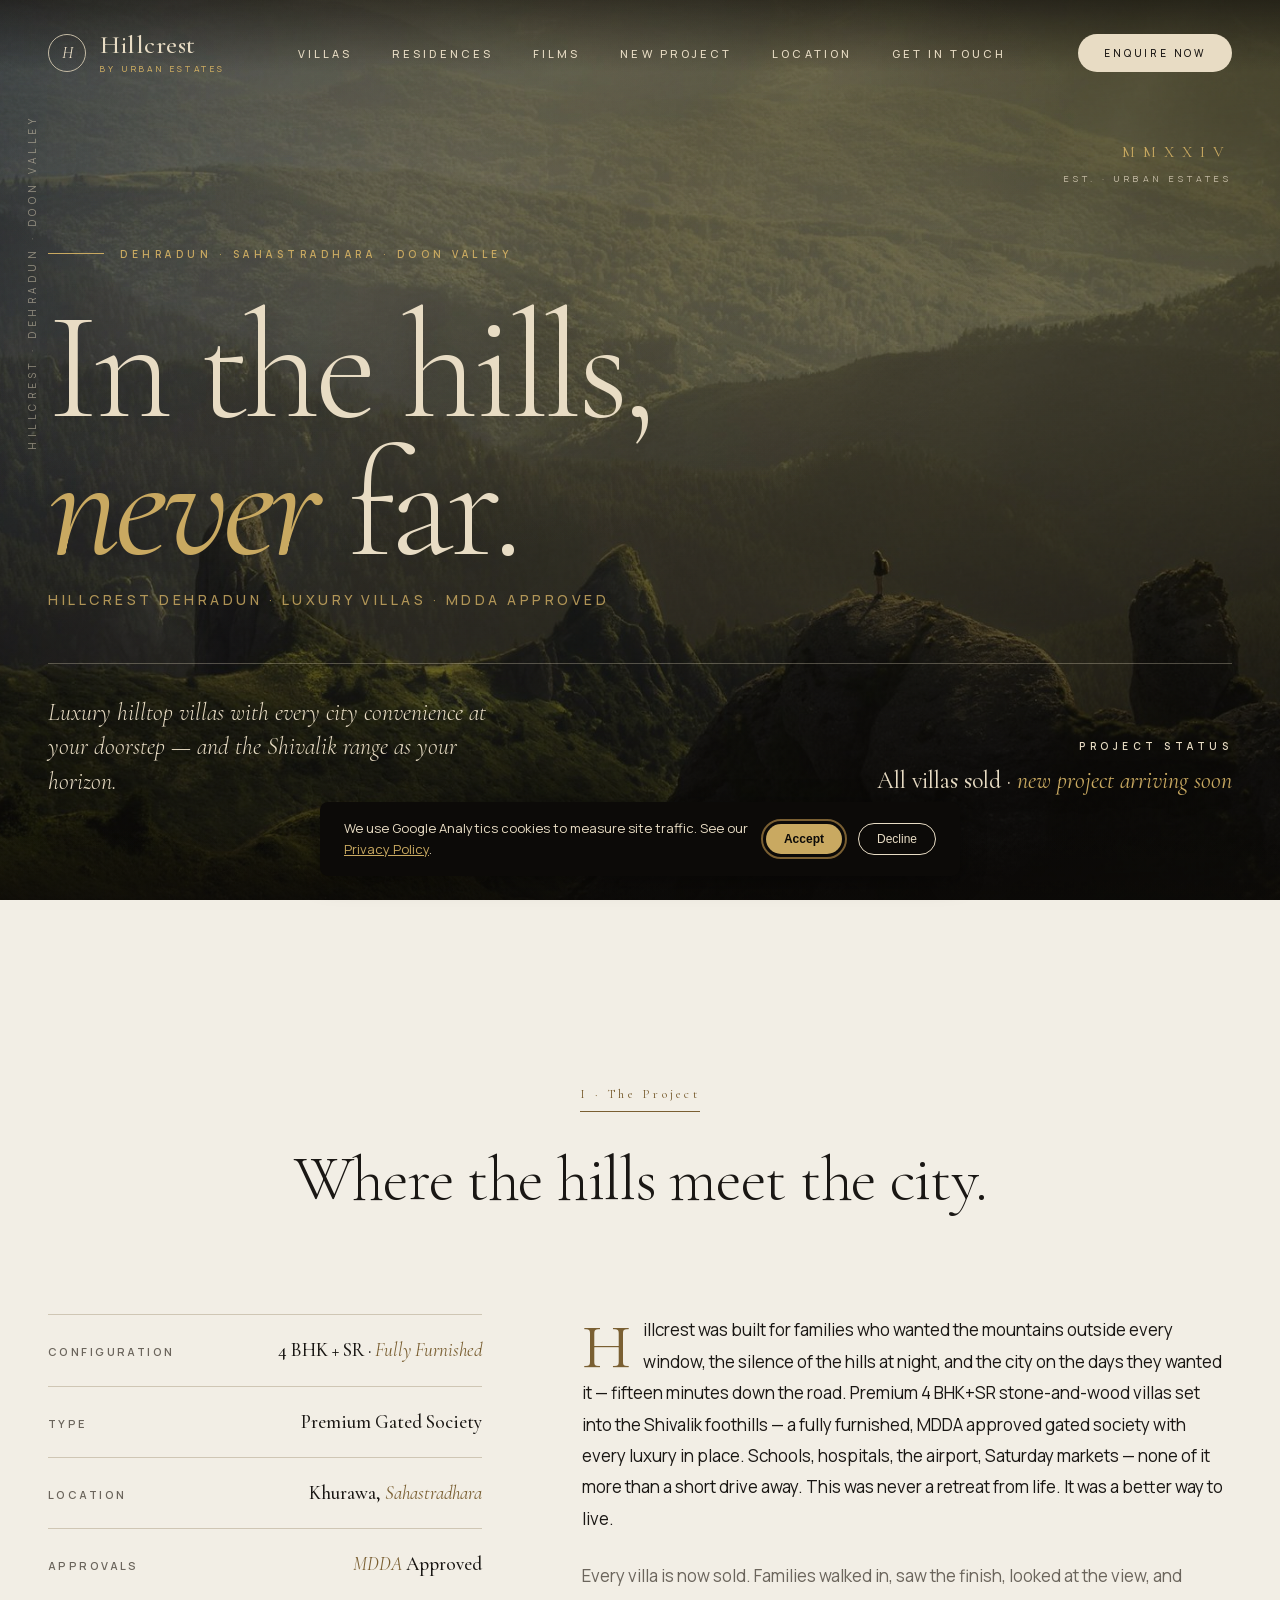
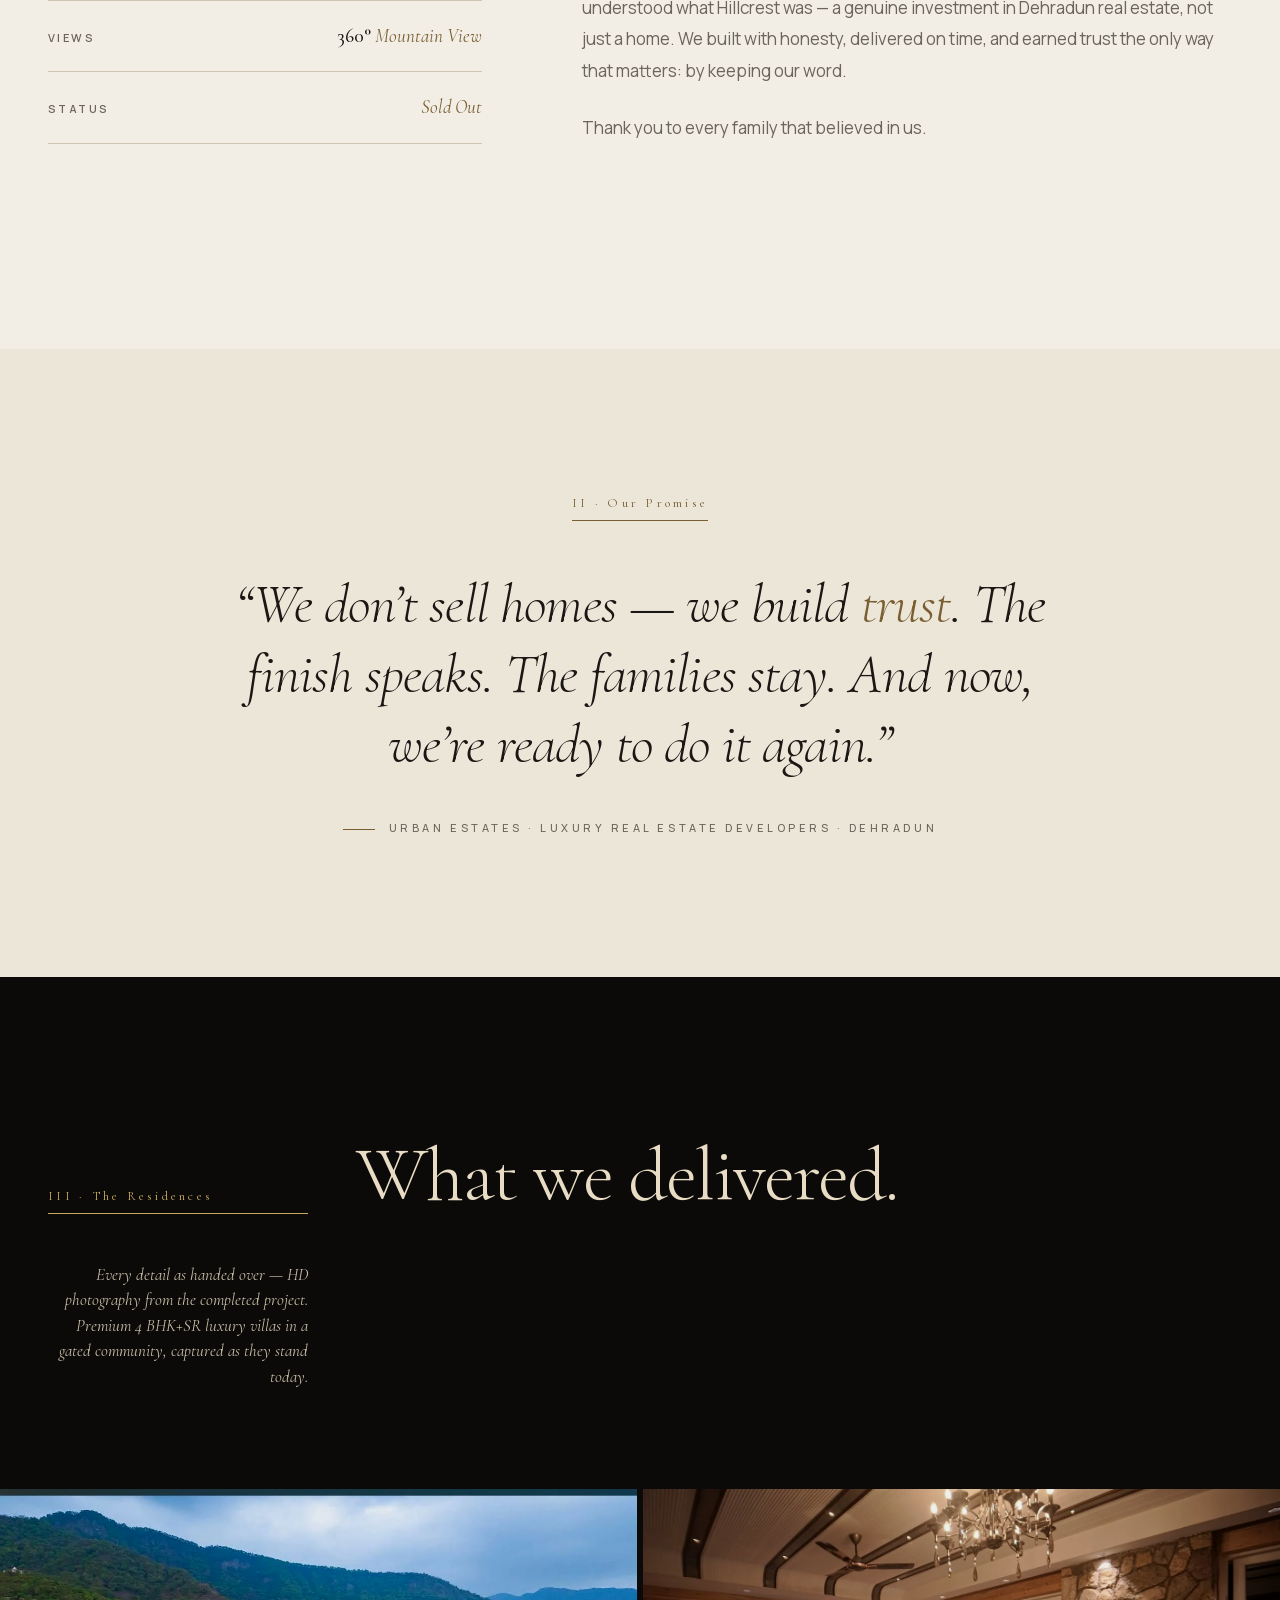
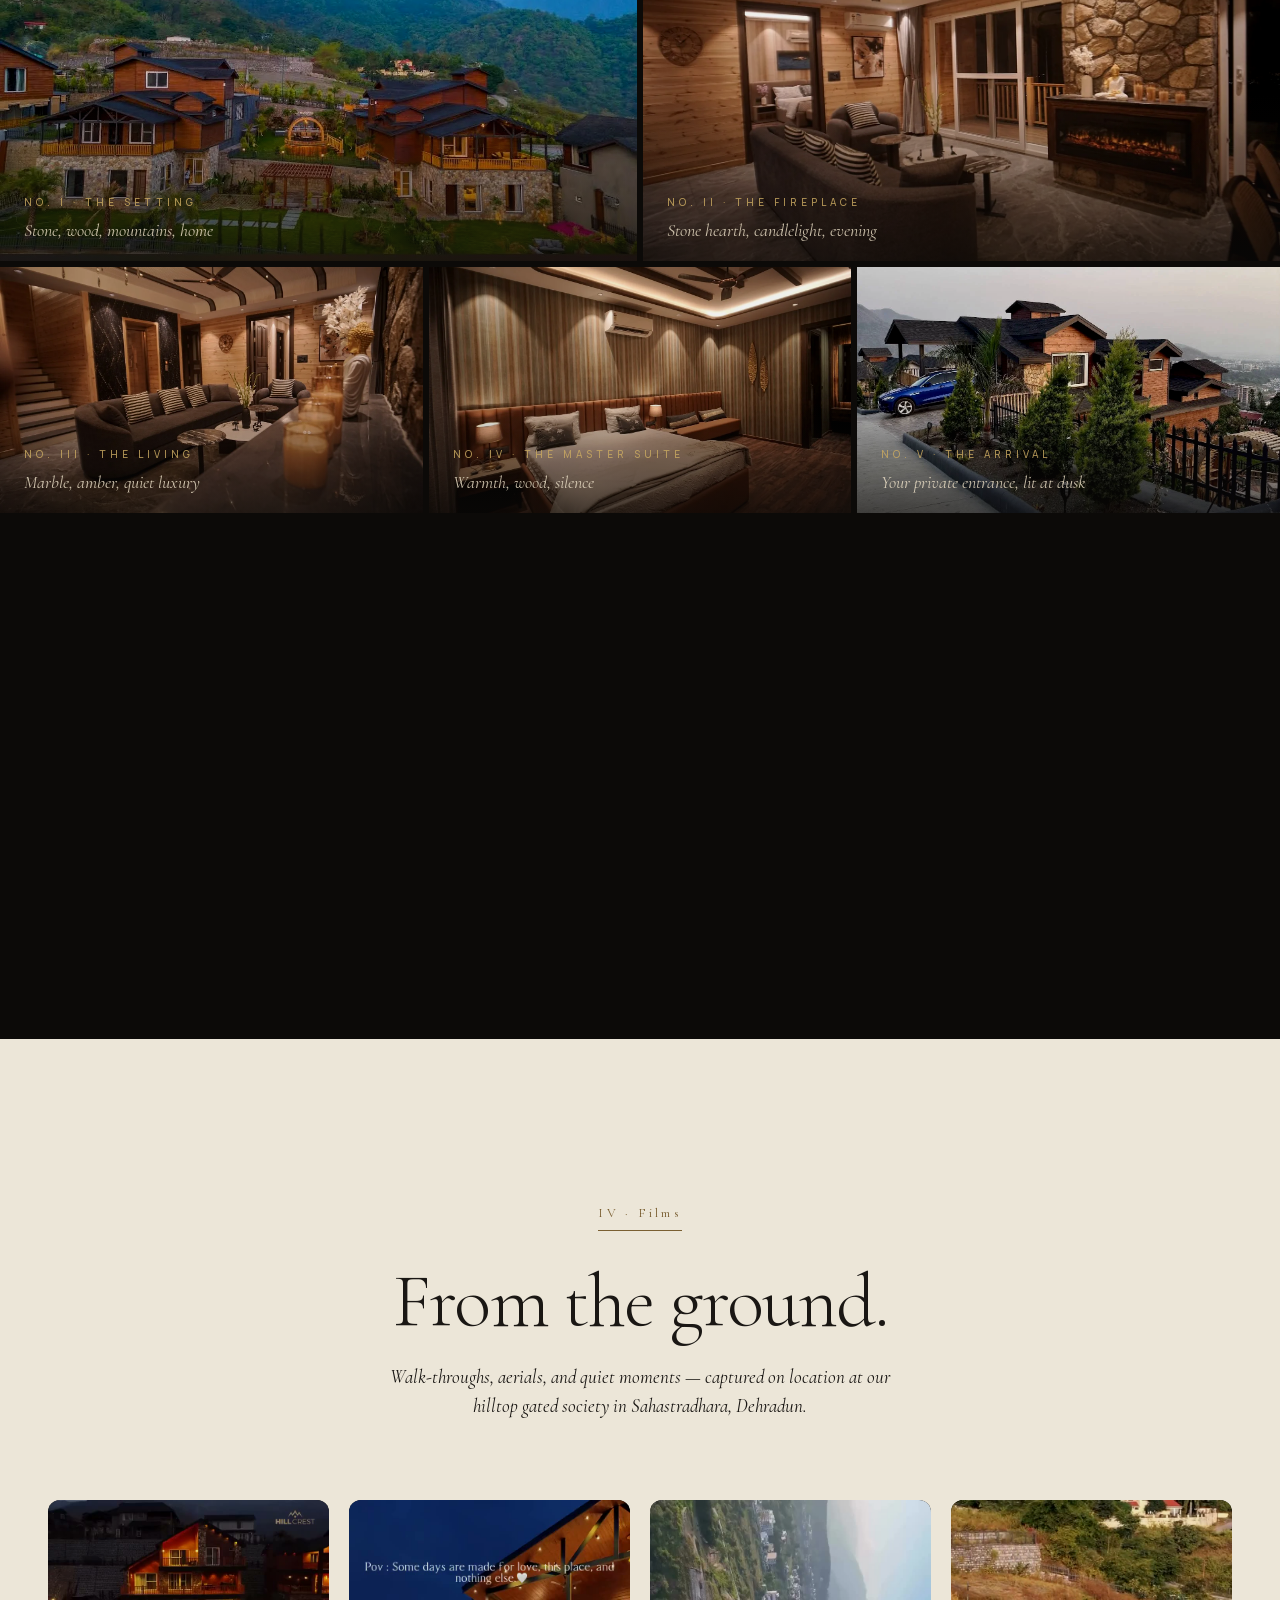
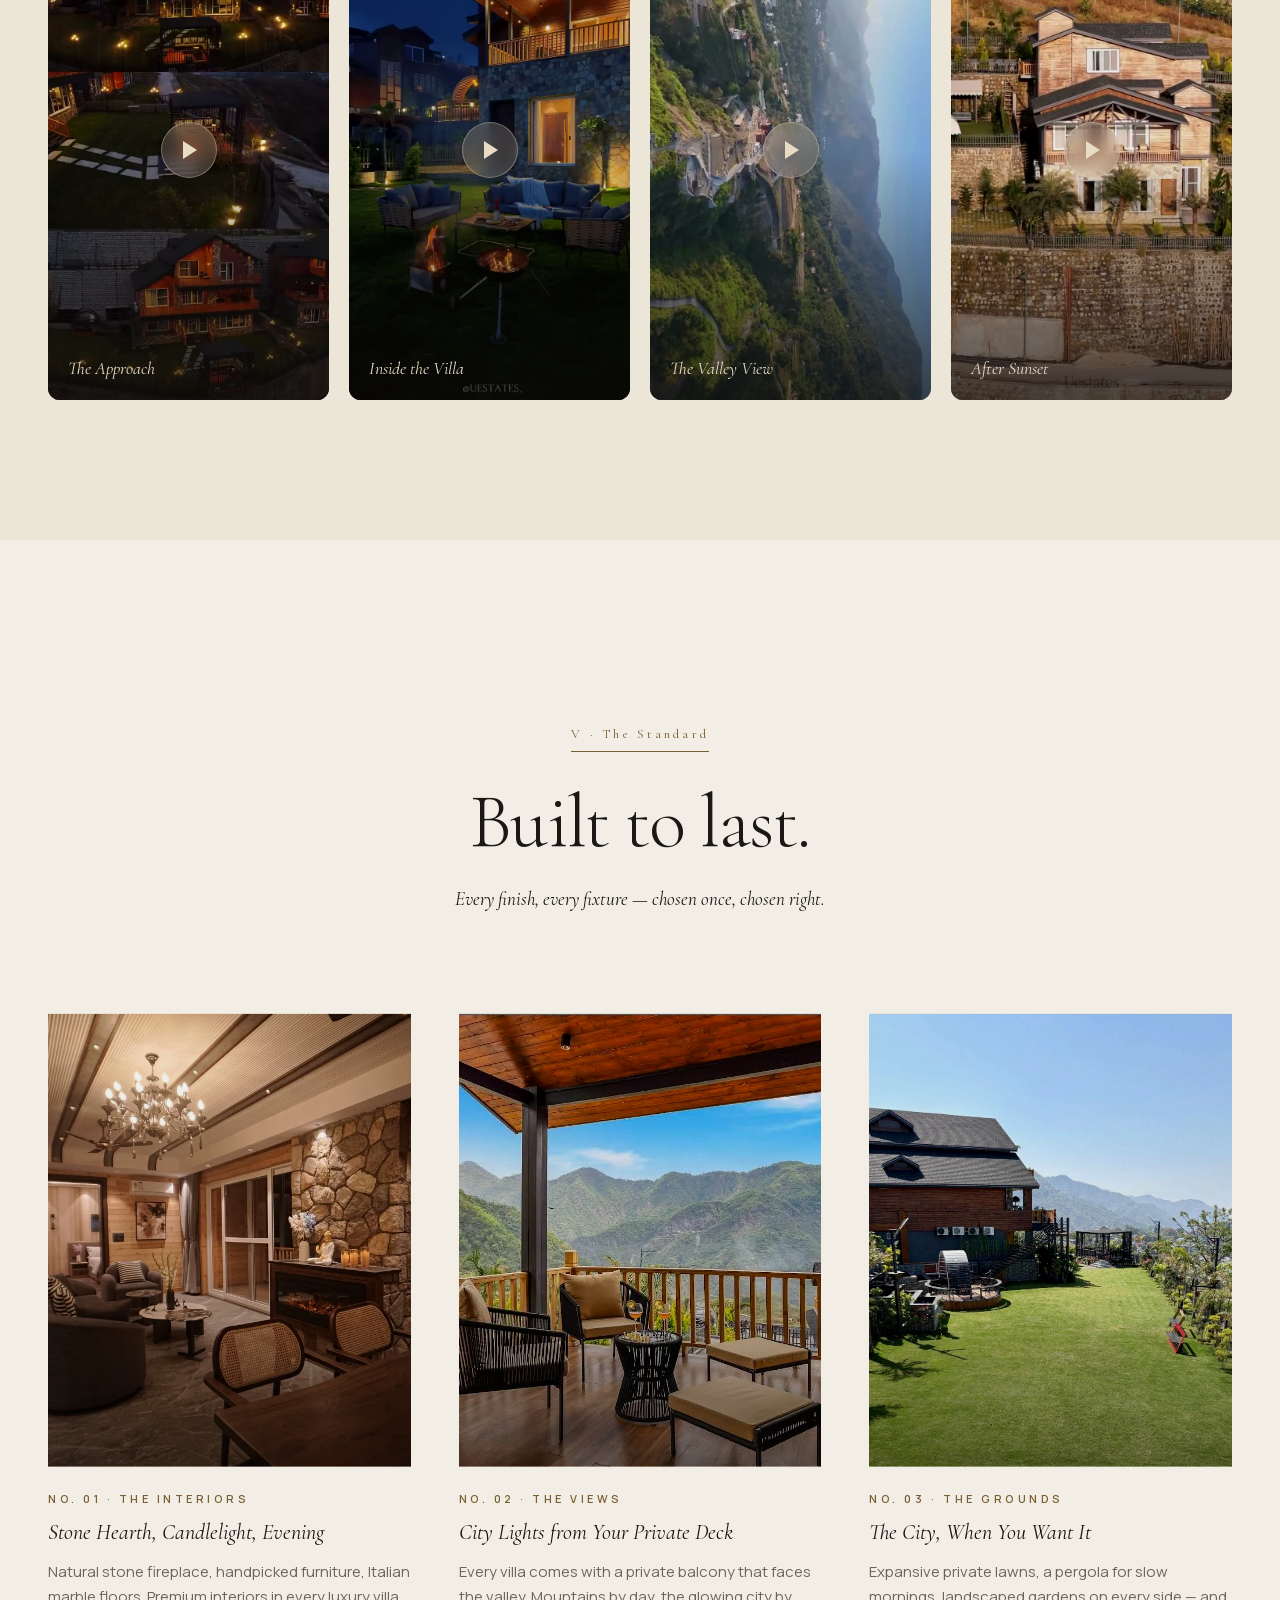
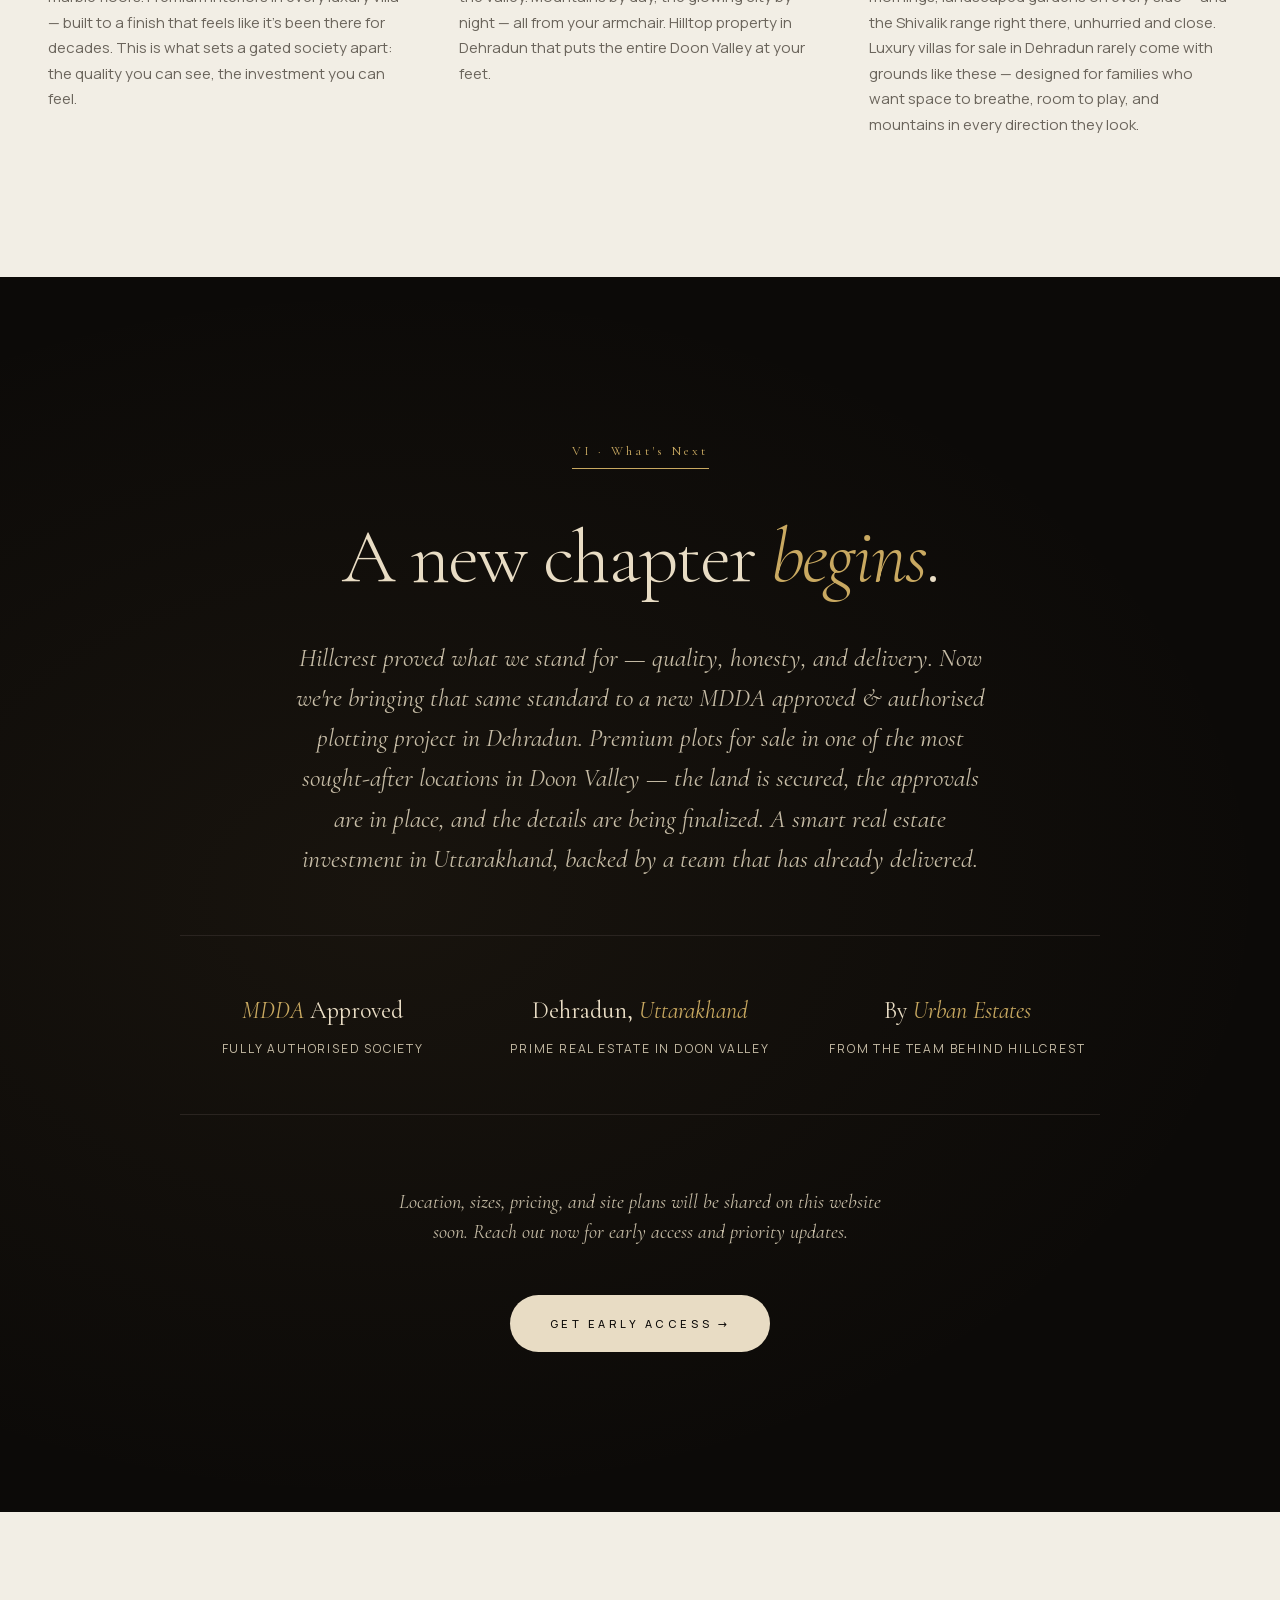
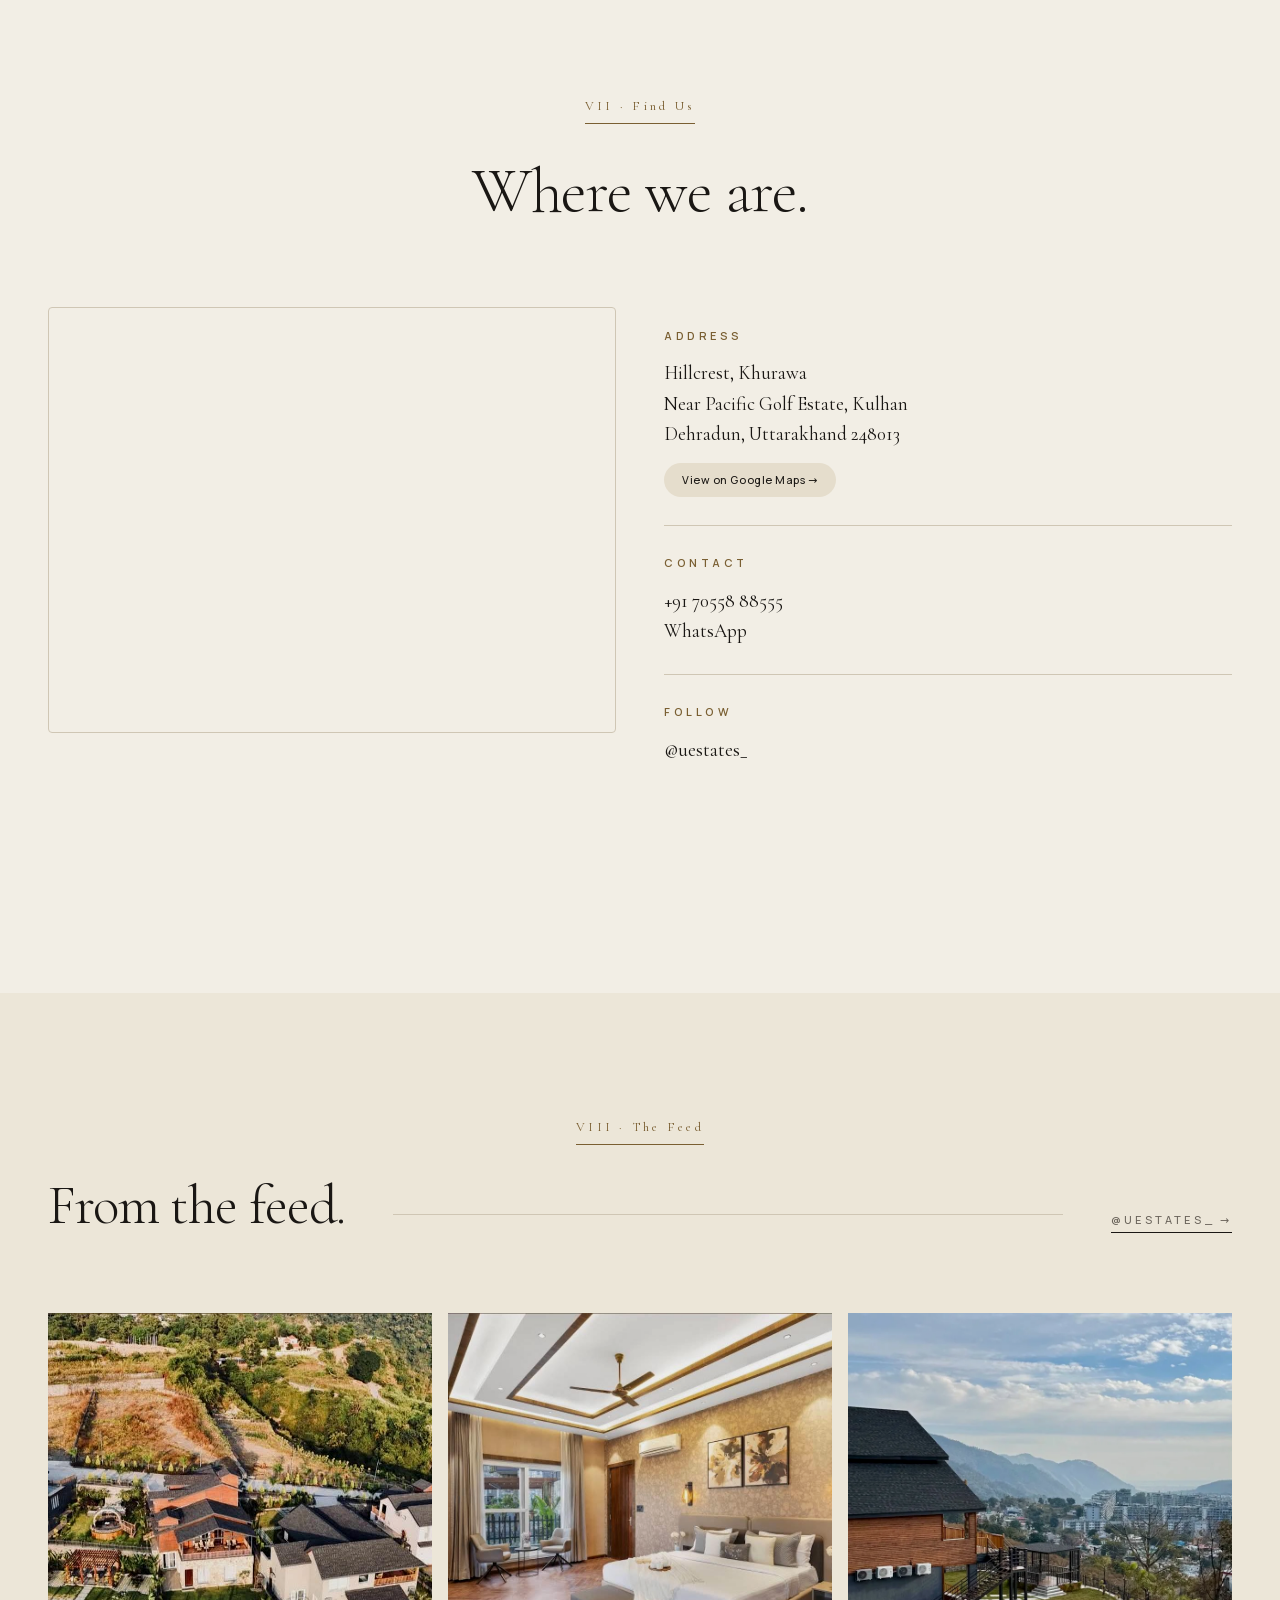
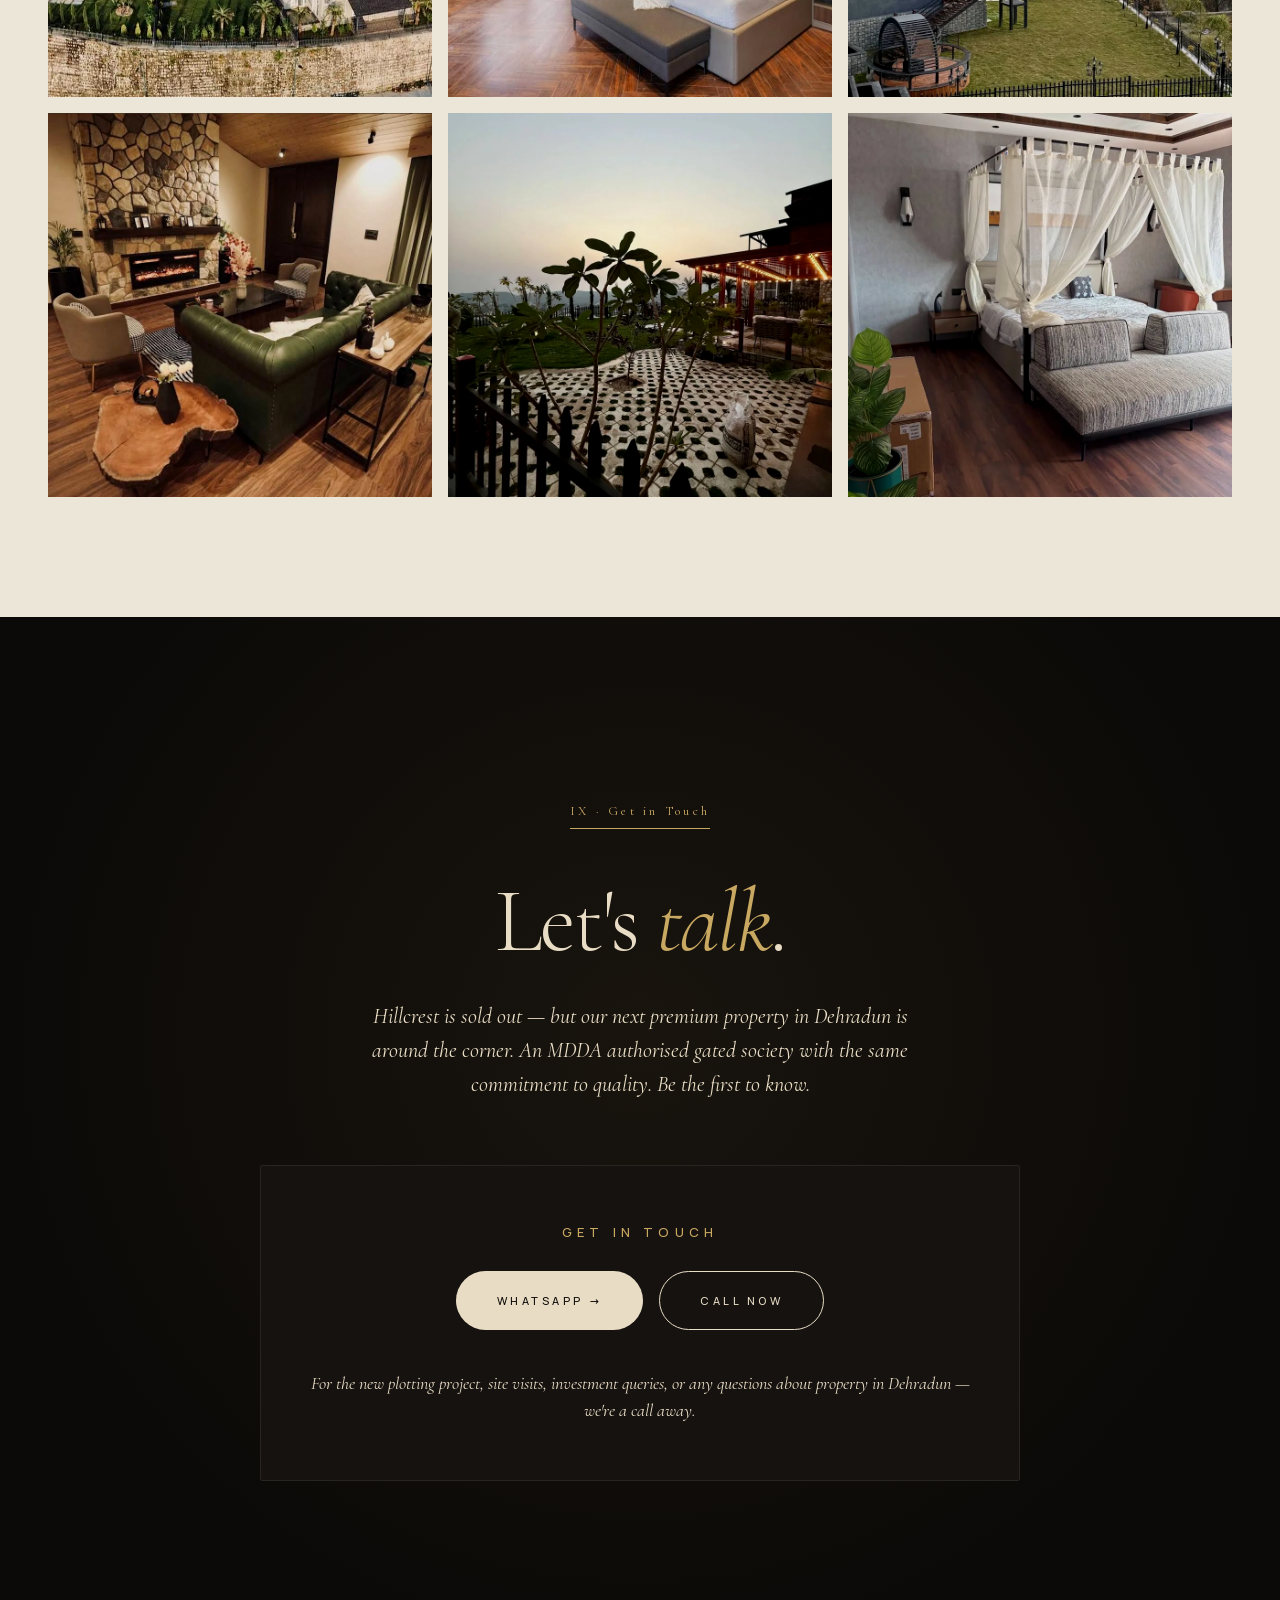
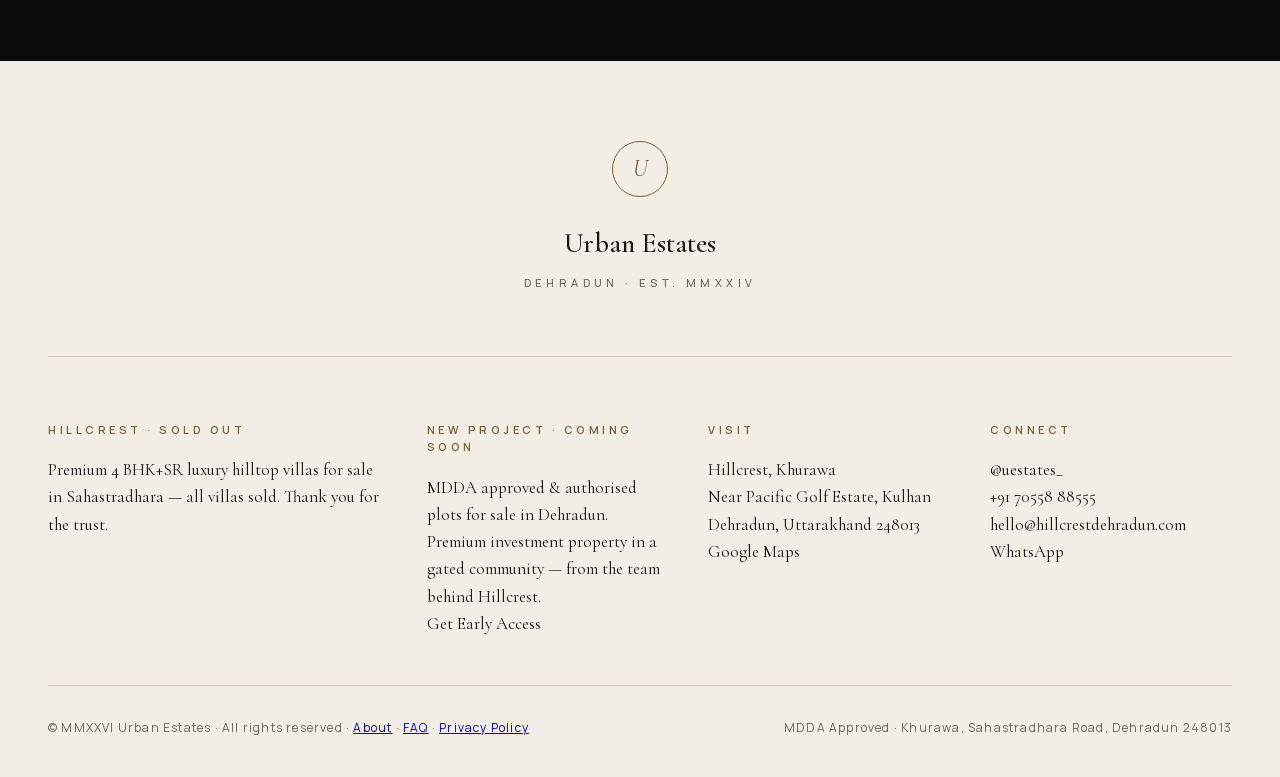
<file: index.html>
<!DOCTYPE html>
<html lang="en">
<head>
<meta charset="UTF-8" />
<meta name="viewport" content="width=device-width, initial-scale=1.0" />
<title>Hillcrest Dehradun — Premium Luxury Villas | MDDA Approved Society</title>
<meta name="description" content="Hillcrest Dehradun — 15 premium 4 BHK+SR luxury villas in an MDDA approved gated society near Sahastradhara. All villas sold. New plotting project by Urban Estates coming soon." />
<meta name="theme-color" content="#0C0A08">
<meta name="robots" content="index, follow">
<meta name="geo.region" content="IN-UT">
<meta name="geo.placename" content="Dehradun, Uttarakhand">
<meta name="geo.position" content="30.3785;78.0425">
<meta name="ICBM" content="30.3785, 78.0425">
<meta property="og:title" content="Hillcrest Dehradun — Premium Luxury Villas | MDDA Approved Society" />
<meta property="og:description" content="15 premium luxury villas in Dehradun by Urban Estates. MDDA approved gated society with Shivalik mountain views. All villas sold — new plotting project arriving soon." />
<meta property="og:type" content="website" />
<meta property="og:image" content="https://hillcrestdehradun.com/hd/og-image.jpg" />
<meta property="og:image:width" content="1200" />
<meta property="og:image:height" content="630" />
<meta property="og:image:alt" content="Aerial view of Hillcrest luxury villas nestled in the Shivalik foothills, Dehradun">
<meta property="og:url" content="https://hillcrestdehradun.com/" />
<meta property="og:site_name" content="Hillcrest Dehradun">
<meta property="og:locale" content="en_IN">
<link rel="canonical" href="https://hillcrestdehradun.com/">
<meta name="twitter:card" content="summary_large_image">
<meta name="twitter:title" content="Hillcrest Dehradun — Premium Luxury Villas | MDDA Approved Society">
<meta name="twitter:description" content="15 premium luxury villas in Dehradun by Urban Estates. MDDA approved gated society with Shivalik mountain views. All villas sold — new plotting project arriving soon.">
<meta name="twitter:image" content="https://hillcrestdehradun.com/hd/og-image.jpg">
<meta name="twitter:image:alt" content="Aerial view of Hillcrest luxury villas nestled in the Shivalik foothills, Dehradun">
<link rel="icon" type="image/png" href="hd/favicon-32.png" sizes="32x32">
<link rel="icon" href="/favicon.ico" sizes="16x16">
<link rel="apple-touch-icon" href="hd/apple-touch-icon.png">

<link rel="preload" as="image" href="hd/hero.jpg" fetchpriority="high">
<link rel="dns-prefetch" href="https://maps.google.com">
<link rel="dns-prefetch" href="https://maps.gstatic.com">
<link rel="stylesheet" href="fonts/fonts.css">
<noscript><link rel="stylesheet" href="fonts/fonts.css"></noscript>

<script type="application/ld+json">
{
  "@context": "https://schema.org",
  "@graph": [
    {
      "@type": "WebSite",
      "name": "Hillcrest Dehradun",
      "alternateName": ["Hillcrest Villas Dehradun", "Hill Crest Dehradun"],
      "url": "https://hillcrestdehradun.com/"
    },
    {
      "@type": ["RealEstateAgent", "LocalBusiness"],
      "name": "Urban Estates",
      "foundingDate": "2024",
      "aggregateRating": {
        "@type": "AggregateRating",
        "ratingValue": "4.8",
        "reviewCount": "70",
        "bestRating": "5"
      },
      "review": [
        {
          "@type": "Review",
          "author": {"@type": "Person", "name": "Kuber"},
          "reviewRating": {"@type": "Rating", "ratingValue": "5", "bestRating": "5"},
          "reviewBody": "Living in Hillcrest feels peaceful every day. The clean air, beautiful gardens, and friendly neighbors make it the best decision we made for our family's health and happiness."
        },
        {
          "@type": "Review",
          "author": {"@type": "Person", "name": "Anjana Metla"},
          "reviewRating": {"@type": "Rating", "ratingValue": "5", "bestRating": "5"},
          "reviewBody": "My parents love the greenery here. They spend hours walking around, enjoying the calm environment. Hillcrest has truly improved their quality of life."
        },
        {
          "@type": "Review",
          "author": {"@type": "Person", "name": "Pv Krishnaiah"},
          "reviewRating": {"@type": "Rating", "ratingValue": "5", "bestRating": "5"},
          "reviewBody": "The architectural design of homes is elegant yet functional. Spacious interiors and natural light make everyday living comfortable."
        }
      ],
      "url": "https://hillcrestdehradun.com/",
      "logo": "https://hillcrestdehradun.com/hd/og-image.jpg",
      "image": "https://hillcrestdehradun.com/hd/sel-villas-mountains-panorama.jpg",
      "description": "Urban Estates — premium real estate developer in Dehradun, Uttarakhand. Builders of Hillcrest, luxury hilltop villas in Sahastradhara. MDDA approved gated society with mountain views.",
      "telephone": "+917055888555",
      "email": "hello@hillcrestdehradun.com",
      "address": {
        "@type": "PostalAddress",
        "streetAddress": "Khurawa, Near Pacific Golf Estate, Kulhan",
        "addressLocality": "Dehradun",
        "addressRegion": "Uttarakhand",
        "postalCode": "248013",
        "addressCountry": "IN"
      },
      "geo": {
        "@type": "GeoCoordinates",
        "latitude": 30.3891532,
        "longitude": 78.1088858
      },
      "areaServed": {
        "@type": "City",
        "name": "Dehradun"
      },
      "sameAs": [
        "https://instagram.com/uestates_"
      ]
    },
    {
      "@type": "ApartmentComplex",
      "name": "Hillcrest Dehradun",
      "description": "Boutique luxury villa community with only 15 exclusive residences in Dehradun. Premium 4 BHK+SR hilltop villas starting from ₹5.5 crore. MDDA approved gated society near Sahastradhara with panoramic Shivalik mountain views. Established 2022, completion 2026. All villas sold.",
      "url": "https://hillcrestdehradun.com/",
      "image": "https://hillcrestdehradun.com/hd/sel-villas-mountains-panorama.jpg",
      "dateCreated": "2022",
      "address": {
        "@type": "PostalAddress",
        "streetAddress": "Khurawa, Near Pacific Golf Estate, Kulhan",
        "addressLocality": "Dehradun",
        "addressRegion": "Uttarakhand",
        "postalCode": "248013",
        "addressCountry": "IN"
      },
      "geo": {
        "@type": "GeoCoordinates",
        "latitude": 30.3891532,
        "longitude": 78.1088858
      },
      "numberOfAccommodationUnits": 15,
      "amenityFeature": [
        {"@type": "LocationFeatureSpecification", "name": "MDDA Approved Gated Society"},
        {"@type": "LocationFeatureSpecification", "name": "Fully Furnished"},
        {"@type": "LocationFeatureSpecification", "name": "360° Mountain View"},
        {"@type": "LocationFeatureSpecification", "name": "Private Gated Community"},
        {"@type": "LocationFeatureSpecification", "name": "Premium Hilltop Location"},
        {"@type": "LocationFeatureSpecification", "name": "Low-Density Luxury Living"}
      ],
      "hasMap": "https://maps.app.goo.gl/SzBgoUNmSNV7FymD8",
      "additionalProperty": [
        {"@type": "PropertyValue", "name": "Total Villas", "value": "15"},
        {"@type": "PropertyValue", "name": "Starting Price", "value": "₹5.5 Crore onwards"},
        {"@type": "PropertyValue", "name": "Established", "value": "2022"},
        {"@type": "PropertyValue", "name": "Expected Completion", "value": "2026"},
        {"@type": "PropertyValue", "name": "Distance to Dehradun City Centre", "value": "10 km"},
        {"@type": "PropertyValue", "name": "Distance to ISBT Dehradun", "value": "12 km"},
        {"@type": "PropertyValue", "name": "Distance to Dehradun Railway Station", "value": "14 km"},
        {"@type": "PropertyValue", "name": "Distance to Jolly Grant Airport", "value": "27 km"},
        {"@type": "PropertyValue", "name": "Distance to Sahastradhara", "value": "3 km"},
        {"@type": "PropertyValue", "name": "Distance to Mussoorie", "value": "25 km"},
        {"@type": "PropertyValue", "name": "Nearby Schools", "value": "DPS Dehradun, Khrist Jyoti Academy, Shri Guru Ram Rai Public School"},
        {"@type": "PropertyValue", "name": "Nearby Hospitals", "value": "Fortis Escorts Hospital, Max Super Speciality Hospital, Himalayan Hospital (SRHU)"},
        {"@type": "PropertyValue", "name": "Investment Appeal", "value": "Limited inventory of 15 villas, luxury positioning, and Dehradun's growing demand for premium residential developments"}
      ]
    }
  ]
}
</script>

<!-- FAQPage schema moved to /faq.html where content is visible -->

<style>
  :root {
    --bg: #F2EEE5;
    --bg-2: #ECE6D8;
    --surface: #E5DDCC;
    --ink: #1A1714;
    --dark: #0C0A08;
    --dark-rgb: 12 10 8;
    --accent-rgb: 168 135 82;
    --dark-2: #161210;
    --cream-on-dark: #E8DCC4;
    --cream-soft: #C5BBA5;
    --muted: #6B655C;
    --muted-on-dark: #9C958A;
    --line: #CFC6B4;
    --line-dark: #2A2420;
    --accent: #7A5F32;
    --accent-soft: #C9A961;
    --display: 'Cormorant Garamond', 'Times New Roman', serif;
    --body: 'Manrope', system-ui, sans-serif;
  }
  * { box-sizing: border-box; margin: 0; padding: 0; }
  html { scroll-behavior: smooth; }
  body { background: var(--bg); color: var(--ink); font-family: var(--body); line-height: 1.6; -webkit-font-smoothing: antialiased; -moz-osx-font-smoothing: grayscale; overflow-x: hidden; }
  body::before { content: ''; position: fixed; inset: 0; pointer-events: none; z-index: 1; opacity: 0.035; background-image: url("data:image/svg+xml,%3Csvg viewBox='0 0 200 200' xmlns='http://www.w3.org/2000/svg'%3E%3Cfilter id='n'%3E%3CfeTurbulence type='fractalNoise' baseFrequency='0.85' numOctaves='2' stitchTiles='stitch'/%3E%3C/filter%3E%3Crect width='100%25' height='100%25' filter='url(%23n)'/%3E%3C/svg%3E"); }
  .container { max-width: 1320px; margin: 0 auto; padding: 0 48px; position: relative; z-index: 2; }
  .roman { font-family: var(--display); font-weight: 400; font-size: 13px; color: var(--accent); letter-spacing: 0.25em; display: inline-block; padding-bottom: 6px; border-bottom: 1px solid var(--accent); }

  /* HEADER */
  header { padding: 32px 0; position: fixed; top: 0; left: 0; right: 0; z-index: 100; transition: all 0.6s ease; }
  header.scrolled { background: rgba(242,238,229,0.94); backdrop-filter: blur(16px); -webkit-backdrop-filter: blur(16px); padding: 18px 0; border-bottom: 1px solid var(--line); }
  .nav { display: flex; align-items: center; justify-content: space-between; }
  .logo-block { display: flex; align-items: center; gap: 14px; text-decoration: none; }
  .monogram { width: 38px; height: 38px; border: 1px solid var(--cream-soft); border-radius: 50%; display: flex; align-items: center; justify-content: center; font-family: var(--display); font-style: italic; font-size: 17px; color: var(--cream-on-dark); transition: all 0.5s ease; }
  header.scrolled .monogram { border-color: var(--ink); color: var(--ink); }
  .logo-text { display: flex; flex-direction: column; line-height: 1; }
  .logo { font-family: var(--display); font-weight: 500; font-size: 26px; letter-spacing: 0.02em; color: var(--cream-on-dark); transition: color 0.5s ease; }
  .logo-sub { font-family: var(--body); font-size: 8.5px; font-weight: 500; letter-spacing: 0.4em; color: var(--accent-soft); text-transform: uppercase; margin-top: 7px; transition: color 0.5s ease; }
  header.scrolled .logo { color: var(--ink); }
  header.scrolled .logo-sub { color: var(--muted); }
  .nav-links { display: flex; gap: 40px; list-style: none; }
  .nav-links a { font-size: 11px; font-weight: 500; color: var(--cream-on-dark); text-decoration: none; text-transform: uppercase; letter-spacing: 0.28em; position: relative; transition: color 0.4s ease; }
  .nav-links a:hover { color: var(--accent-soft); }
  header.scrolled .nav-links a { color: var(--ink); }
  header.scrolled .nav-links a:hover { color: var(--accent); }
  .nav-cta { display: inline-flex; align-items: center; gap: 10px; padding: 11px 26px; font-size: 10px; font-weight: 500; text-transform: uppercase; letter-spacing: 0.28em; color: var(--ink); background: var(--cream-on-dark); text-decoration: none; border-radius: 999px; transition: all 0.4s ease; }
  .nav-cta:hover { background: var(--accent); color: var(--bg); }
  header.scrolled .nav-cta { border: 1px solid var(--line); }

  /* HERO */
  .hero-cinema { height: 100vh; min-height: 700px; position: relative; overflow: hidden; color: var(--cream-on-dark); background: var(--dark); --parallax: 0px; }
  .hero-cinema::before { content: ''; position: absolute; inset: -60px 0 0 0; background: url('hd/hero.jpg') center/cover no-repeat; animation: kenBurns 25s ease-in-out infinite alternate; transform: translateY(var(--parallax)); }
  .hero-cinema::after { content: ''; position: absolute; inset: 0; background: linear-gradient(170deg, rgb(var(--dark-rgb) / 0.25) 0%, rgb(var(--dark-rgb) / 0.45) 40%, rgb(var(--dark-rgb) / 0.78) 100%); z-index: 1; }
  .hero-light { position: absolute; inset: 0; z-index: 2; pointer-events: none; background: radial-gradient(ellipse 80% 60% at 30% 20%, rgba(201,169,97,0.12) 0%, transparent 70%); animation: lightDrift 12s ease-in-out infinite alternate; }
  @keyframes kenBurns { 0% { transform: scale(1) translate(0, 0); } 100% { transform: scale(1.12) translate(-1.5%, -1%); } }
  @keyframes lightDrift { 0% { opacity: 0.6; transform: translate(0, 0); } 100% { opacity: 1; transform: translate(3%, 2%); } }
  .hero-side-mark { position: absolute; left: 32px; top: 50%; transform: translateY(-50%) rotate(-90deg); transform-origin: left center; font-size: 10px; letter-spacing: 0.45em; text-transform: uppercase; color: var(--cream-soft); opacity: 0.65; white-space: nowrap; z-index: 4; }
  .hero-cinema-inner { position: relative; height: 100%; max-width: 1320px; margin: 0 auto; padding: 0 48px; display: flex; flex-direction: column; justify-content: flex-end; padding-bottom: 100px; z-index: 3; }
  .hero-eyebrow { display: inline-flex; align-items: center; gap: 16px; font-size: 10px; font-weight: 600; text-transform: uppercase; letter-spacing: 0.45em; color: var(--accent-soft); margin-bottom: 36px; opacity: 0; animation: fadeUp 1.4s ease 0.3s forwards; }
  .hero-eyebrow::before { content: ''; width: 56px; height: 1px; background: var(--accent-soft); }
  .hero-cinema h1 { font-family: var(--display); font-weight: 300; font-size: clamp(70px, 12vw, 196px); line-height: 0.9; letter-spacing: -0.035em; color: var(--cream-on-dark); max-width: 1200px; opacity: 0; animation: fadeUp 1.6s ease 0.6s forwards; text-shadow: 0 4px 40px rgba(0,0,0,0.4); }
  .hero-cinema h1 em { font-style: italic; font-weight: 400; color: var(--accent-soft); }
  .hero-kw { display: block; font-family: var(--body); font-size: clamp(10px, 1.2vw, 14px); font-weight: 500; letter-spacing: 0.25em; text-transform: uppercase; margin-top: 20px; color: var(--accent-soft); opacity: 0.85; text-shadow: none; }
  .hero-bottom-row { display: grid; grid-template-columns: 1fr 1fr; gap: 80px; margin-top: 56px; padding-top: 32px; border-top: 1px solid rgba(232,220,196,0.30); align-items: end; opacity: 0; animation: fadeUp 1.6s ease 1s forwards; }
  .hero-tagline { font-family: var(--display); font-size: 24px; font-style: italic; font-weight: 300; color: var(--cream-on-dark); line-height: 1.45; max-width: 480px; text-shadow: 0 2px 20px rgba(0,0,0,0.5); }
  .hero-status { text-align: right; }
  .hero-status-label { font-size: 10px; font-weight: 600; text-transform: uppercase; letter-spacing: 0.45em; color: var(--cream-on-dark); margin-bottom: 8px; }
  .hero-status-line { font-family: var(--display); font-size: 24px; font-weight: 400; color: var(--cream-on-dark); text-shadow: 0 2px 20px rgba(0,0,0,0.5); }
  .hero-status-line em { font-style: italic; color: var(--accent-soft); }
  .hero-corner-mark { position: absolute; top: 140px; right: 48px; text-align: right; font-family: var(--display); color: var(--cream-soft); opacity: 0; animation: fadeUp 1.4s ease 1.4s forwards; z-index: 4; }
  .hero-corner-mark .mmxxiv { font-size: 16px; letter-spacing: 0.5em; color: var(--accent-soft); }
  .hero-corner-mark .est-label { font-family: var(--body); font-size: 9px; letter-spacing: 0.45em; text-transform: uppercase; color: var(--cream-soft); margin-top: 6px; }

  /* PROJECT */
  .project { padding: 180px 0; background: var(--bg); }
  .project-header { text-align: center; margin-bottom: 100px; }
  .project-header .roman { margin-bottom: 32px; }
  .project-header h2 { font-family: var(--display); font-weight: 300; font-size: clamp(38px, 5vw, 64px); line-height: 1.1; letter-spacing: -0.02em; max-width: 840px; margin: 0 auto; }
  .project-header h2 em { font-style: italic; color: var(--accent); }
  .project-inner { display: grid; grid-template-columns: 1fr 1.5fr; gap: 100px; align-items: start; }
  .project-meta { list-style: none; }
  .project-meta li { padding: 20px 0; border-top: 1px solid var(--line); display: flex; justify-content: space-between; align-items: baseline; font-size: 14px; }
  .project-meta li:last-child { border-bottom: 1px solid var(--line); }
  .project-meta li span:first-child { text-transform: uppercase; letter-spacing: 0.22em; font-size: 11px; color: var(--muted); font-weight: 600; }
  .project-meta li span:last-child { font-family: var(--display); font-size: 19px; font-weight: 500; color: var(--ink); }
  .project-meta li span:last-child em { font-style: italic; color: var(--accent); font-weight: 400; }
  .project-body p { font-size: 17px; line-height: 1.85; color: var(--ink); margin-bottom: 26px; }
  .project-body p:nth-child(2), .project-body p:nth-child(3) { color: var(--muted); }
  .project-body p:first-of-type::first-letter { font-family: var(--display); font-size: 64px; font-weight: 400; float: left; line-height: 0.85; margin: 6px 12px 0 0; color: var(--accent); }

  /* PULL QUOTE */
  .pull-quote { padding: 140px 0; background: var(--bg-2); text-align: center; }
  .pull-quote-inner { max-width: 980px; margin: 0 auto; padding: 0 48px; }
  .pull-quote .roman { margin-bottom: 48px; }
  .pull-quote blockquote { font-family: var(--display); font-style: italic; font-weight: 300; font-size: clamp(32px, 4.5vw, 56px); line-height: 1.25; color: var(--ink); letter-spacing: -0.015em; }
  .pull-quote blockquote em { color: var(--accent); }
  .pull-quote cite { display: block; margin-top: 40px; font-family: var(--body); font-style: normal; font-size: 11px; letter-spacing: 0.32em; text-transform: uppercase; color: var(--muted); font-weight: 500; }
  .pull-quote cite::before { content: ''; display: inline-block; width: 32px; height: 1px; background: var(--accent); vertical-align: middle; margin-right: 14px; }

  /* GALLERY */
  .gallery { background: var(--dark); color: var(--cream-on-dark); padding: 160px 0 0; }
  .gallery-header { max-width: 1320px; margin: 0 auto 100px; padding: 0 48px; display: grid; grid-template-columns: auto 1fr auto; gap: 48px; align-items: end; }
  .gallery-header .roman { color: var(--accent-soft); border-color: var(--accent-soft); }
  .gallery-title { font-family: var(--display); font-weight: 300; font-size: clamp(44px, 6vw, 92px); line-height: 1; letter-spacing: -0.025em; color: var(--cream-on-dark); }
  .gallery-title em { font-style: italic; color: var(--accent-soft); }
  .gallery-line { height: 1px; background: var(--line-dark); margin-bottom: 22px; }
  .gallery-caption { font-family: var(--display); font-style: italic; font-size: 17px; color: var(--cream-soft); text-align: right; max-width: 260px; line-height: 1.5; }
  .gallery-grid { display: grid; grid-template-columns: repeat(6, 1fr); gap: 4px; }
  .gallery-tile { position: relative; overflow: hidden; background: var(--dark-2); aspect-ratio: 12/7; }
  .tile-1 { grid-column: 1/4; }
  .tile-2 { grid-column: 4/7; }
  .tile-3 { grid-column: 1/3; }
  .tile-4 { grid-column: 3/5; }
  .tile-5 { grid-column: 5/7; }
  .gallery-tile img { width: 100%; height: 100%; object-fit: cover; display: block; transition: transform 1.2s cubic-bezier(0.16,1,0.3,1); filter: brightness(0.92) contrast(1.05); }
  .gallery-tile:hover img { transform: scale(1.05); filter: brightness(1.02) contrast(1.05); }
  .gallery-tile::after { content: ''; position: absolute; inset: 0; background: linear-gradient(180deg, transparent 55%, rgb(var(--dark-rgb) / 0.65)); pointer-events: none; }
  .tile-caption { position: absolute; bottom: 24px; left: 24px; z-index: 2; font-family: var(--display); font-style: italic; font-size: 18px; color: var(--cream-on-dark); }
  .tile-caption-num { display: block; font-family: var(--body); font-style: normal; font-size: 10px; letter-spacing: 0.4em; color: var(--accent-soft); margin-bottom: 6px; text-transform: uppercase; font-weight: 500; }
  .gallery-footer { text-align: center; padding: 120px 48px 160px; }
  .gallery-footer .ornament { color: var(--accent-soft); font-size: 16px; letter-spacing: 1em; margin-bottom: 40px; }
  .gallery-footer p { font-family: var(--display); font-style: italic; font-size: 24px; color: var(--cream-on-dark); max-width: 640px; margin: 0 auto; line-height: 1.5; }

  /* VIDEO REELS */
  .reels { background: var(--bg-2); padding: 160px 0 140px; }
  .reels-header { text-align: center; margin-bottom: 80px; }
  .reels-header .roman { margin-bottom: 32px; }
  .reels-header h2 { font-family: var(--display); font-weight: 300; font-size: clamp(44px, 6vw, 92px); line-height: 1; letter-spacing: -0.025em; margin-bottom: 24px; }
  .reels-header h2 em { font-style: italic; color: var(--accent); }
  .reels-header p { font-family: var(--display); font-style: italic; font-size: 19px; color: var(--ink); max-width: 520px; margin: 0 auto; line-height: 1.5; }
  .reels-grid { display: grid; grid-template-columns: repeat(4, 1fr); gap: 20px; }
  .reel-card { position: relative; aspect-ratio: 9/16; border-radius: 12px; overflow: hidden; background: var(--dark); cursor: pointer; }
  .reel-card video { width: 100%; height: 100%; object-fit: cover; display: block; transition: transform 1.2s cubic-bezier(0.16,1,0.3,1); filter: brightness(0.92) contrast(1.05); }
  .reel-card:hover video { transform: scale(1.05); filter: brightness(1); }
  .reel-card::after { content: ''; position: absolute; inset: 0; background: linear-gradient(180deg, transparent 50%, rgb(var(--dark-rgb) / 0.7)); pointer-events: none; }
  .reel-play { position: absolute; top: 50%; left: 50%; transform: translate(-50%, -50%); width: 56px; height: 56px; border-radius: 50%; background: rgba(232,220,196,0.2); backdrop-filter: blur(8px); -webkit-backdrop-filter: blur(8px); border: 1px solid rgba(232,220,196,0.35); display: flex; align-items: center; justify-content: center; z-index: 3; transition: all 0.4s ease; pointer-events: none; opacity: 0; }
  .reel-card:not(.playing) .reel-play { opacity: 1; }
  .reel-play::after { content: ''; width: 0; height: 0; border-left: 14px solid var(--cream-on-dark); border-top: 9px solid transparent; border-bottom: 9px solid transparent; margin-left: 3px; }
  .reel-caption { position: absolute; bottom: 20px; left: 20px; right: 20px; z-index: 3; }
  .reel-caption-title { font-family: var(--display); font-style: italic; font-size: 18px; color: var(--cream-on-dark); line-height: 1.3; }

  /* HIGHLIGHTS */
  .highlights { background: var(--bg); padding: 180px 0 140px; }
  .highlights-header { text-align: center; margin-bottom: 100px; }
  .highlights-header .roman { margin-bottom: 32px; }
  .highlights-header h2 { font-family: var(--display); font-weight: 300; font-size: clamp(44px, 6vw, 92px); line-height: 1; letter-spacing: -0.025em; margin-bottom: 24px; }
  .highlights-header h2 em { font-style: italic; color: var(--accent); }
  .highlights-header p { font-family: var(--display); font-style: italic; font-size: 19px; color: var(--ink); max-width: 520px; margin: 0 auto; line-height: 1.5; }
  .highlights-grid { display: grid; grid-template-columns: repeat(3, 1fr); gap: 32px; }
  .highlight-card { cursor: default; }
  .highlight-img { aspect-ratio: 4/5; background: var(--surface); overflow: hidden; margin-bottom: 24px; position: relative; }
  .highlight-img img { width: 100%; height: 100%; object-fit: cover; display: block; transition: transform 1.2s cubic-bezier(0.16,1,0.3,1); filter: brightness(0.92) contrast(1.05); }
  .highlight-img::after { content: ''; position: absolute; inset: 0; background: linear-gradient(180deg, transparent 55%, rgb(var(--dark-rgb) / 0.45)); pointer-events: none; }
  .highlight-card:hover .highlight-img img { transform: scale(1.05); filter: brightness(1.02) contrast(1.05); }
  .highlight-meta { font-size: 11px; text-transform: uppercase; letter-spacing: 0.32em; color: var(--accent); margin-bottom: 10px; font-weight: 600; }
  .highlight-card h3 { font-family: var(--display); font-style: italic; font-weight: 400; font-size: 22px; line-height: 1.3; color: var(--ink); margin-bottom: 12px; }
  .highlight-card p { font-size: 15px; line-height: 1.7; color: var(--muted); }

  /* NEW PROJECT CTA */
  .next-project { background: var(--dark); color: var(--cream-on-dark); padding: 160px 0; position: relative; overflow: hidden; }
  .next-project::before { content: ''; position: absolute; inset: 0; background: radial-gradient(ellipse at 30% 50%, rgb(var(--accent-rgb) / 0.08) 0%, transparent 70%); pointer-events: none; }
  .next-inner { max-width: 920px; margin: 0 auto; text-align: center; position: relative; z-index: 2; }
  .next-project .roman { color: var(--accent-soft); border-color: var(--accent-soft); margin-bottom: 48px; }
  .next-project h2 { font-family: var(--display); font-weight: 300; font-size: clamp(44px, 6vw, 88px); line-height: 1.05; letter-spacing: -0.025em; margin-bottom: 40px; }
  .next-project h2 em { font-style: italic; color: var(--accent-soft); }
  .next-lead { font-family: var(--display); font-style: italic; font-size: clamp(19px, 2.2vw, 26px); color: var(--cream-soft); line-height: 1.55; max-width: 700px; margin: 0 auto 56px; }
  .next-features { display: grid; grid-template-columns: repeat(3, 1fr); gap: 32px; margin-bottom: 72px; padding: 56px 0; border-top: 1px solid var(--line-dark); border-bottom: 1px solid var(--line-dark); }
  .nf { text-align: center; }
  .nf-title { font-family: var(--display); font-size: 24px; font-weight: 400; color: var(--cream-on-dark); margin-bottom: 8px; }
  .nf-title em { font-style: italic; color: var(--accent-soft); }
  .nf-text { font-size: 12px; color: var(--cream-soft); letter-spacing: 0.15em; text-transform: uppercase; }
  .next-note { font-family: var(--display); font-style: italic; font-size: 20px; color: var(--cream-soft); max-width: 520px; margin: 0 auto 48px; line-height: 1.5; }
  .next-cta { display: inline-flex; align-items: center; gap: 12px; padding: 20px 40px; font-family: var(--body); font-size: 11px; font-weight: 500; text-transform: uppercase; letter-spacing: 0.32em; color: var(--dark); background: var(--cream-on-dark); text-decoration: none; border-radius: 999px; transition: all 0.4s ease; }
  .next-cta:hover { background: var(--accent-soft); transform: translateY(-2px); }

  /* LOCATION */
  .location { padding: 180px 0; background: var(--bg); }
  .location-header { text-align: center; margin-bottom: 80px; }
  .location-header .roman { margin-bottom: 32px; }
  .location-header h2 { font-family: var(--display); font-weight: 300; font-size: clamp(40px, 5vw, 64px); line-height: 1.1; letter-spacing: -0.02em; }
  .location-header h2 em { font-style: italic; color: var(--accent); }
  .location-grid { display: grid; grid-template-columns: 1fr 1fr; gap: 48px; align-items: start; }
  .location-map { aspect-ratio: 4/3; border-radius: 4px; overflow: hidden; border: 1px solid var(--line); }
  .location-map iframe { width: 100%; height: 100%; border: 0; filter: saturate(0.6) contrast(1.1); }
  .location-details { padding: 20px 0; }
  .loc-card { padding: 28px 0; border-bottom: 1px solid var(--line); }
  .loc-card:first-child { padding-top: 0; }
  .loc-card:last-child { border-bottom: none; }
  .loc-card h4 { font-size: 11px; font-weight: 600; text-transform: uppercase; letter-spacing: 0.32em; color: var(--accent); margin-bottom: 14px; }
  .loc-card p, .loc-card a { font-family: var(--display); font-size: 19px; color: var(--ink); text-decoration: none; line-height: 1.6; display: block; }
  .loc-card a:hover { color: var(--accent); }
  .loc-card a.gmb-badge { display: inline-flex; align-items: center; gap: 8px; margin-top: 14px; padding: 8px 18px; background: var(--surface); border-radius: 999px; font-family: var(--body); font-size: 11px; font-weight: 500; color: var(--ink); text-decoration: none; transition: all 0.3s ease; letter-spacing: 0.05em; }
  .gmb-badge:hover { background: var(--accent); color: var(--bg); }

  /* INSTAGRAM */
  .instagram { padding: 120px 0; background: var(--bg-2); }
  .section-header { display: grid; grid-template-columns: auto 1fr auto; gap: 48px; align-items: end; margin-bottom: 80px; }
  .section-title { font-family: var(--display); font-weight: 300; font-size: clamp(36px, 4.5vw, 56px); line-height: 1; letter-spacing: -0.02em; }
  .section-title em { font-style: italic; color: var(--accent); }
  .section-line { height: 1px; background: var(--line); margin-bottom: 18px; }
  .ig-handle { font-size: 11px; color: var(--muted); text-decoration: none; text-transform: uppercase; letter-spacing: 0.28em; font-weight: 500; padding-bottom: 4px; border-bottom: 1px solid var(--ink); transition: color 0.3s ease; white-space: nowrap; }
  .ig-handle:hover { color: var(--accent); border-color: var(--accent); }
  .ig-grid { display: grid; grid-template-columns: repeat(3, 1fr); gap: 16px; }
  .ig-grid a { display: block; position: relative; aspect-ratio: 1; overflow: hidden; background: var(--surface); }
  .ig-grid a img { width: 100%; height: 100%; object-fit: cover; display: block; transition: transform 1.2s cubic-bezier(0.16,1,0.3,1); filter: brightness(0.92) contrast(1.05); }
  .ig-grid a:hover img { transform: scale(1.05); }
  .ig-grid a::after { content: ''; position: absolute; inset: 0; background: rgb(var(--dark-rgb) / 0); transition: background 0.4s ease; }
  .ig-grid a:hover::after { background: rgb(var(--dark-rgb) / 0.15); }

  /* CONTACT */
  .reserve { position: relative; overflow: hidden; color: var(--cream-on-dark); padding: 180px 48px; background: var(--dark); }
  .reserve::before { content: ''; position: absolute; inset: 0; background: radial-gradient(ellipse at 50% 40%, rgb(var(--accent-rgb) / 0.08) 0%, transparent 70%); pointer-events: none; }
  .reserve-inner { max-width: 760px; margin: 0 auto; text-align: center; position: relative; z-index: 2; }
  .reserve .roman { color: var(--accent-soft); border-color: var(--accent-soft); margin-bottom: 48px; }
  .reserve h2 { font-family: var(--display); font-weight: 300; font-size: clamp(48px, 7vw, 108px); line-height: 1; letter-spacing: -0.025em; margin-bottom: 32px; }
  .reserve h2 em { font-style: italic; color: var(--accent-soft); }
  .reserve-sub { font-family: var(--display); font-style: italic; font-size: 22px; color: var(--cream-on-dark); max-width: 540px; margin: 0 auto 64px; line-height: 1.55; }
  .reserve-form { background: var(--dark-2); border: 1px solid var(--line-dark); padding: 56px 48px; border-radius: 2px; }
  .reserve-form-label { font-size: 13px; text-transform: uppercase; letter-spacing: 0.4em; color: var(--accent-soft); margin-bottom: 28px; font-weight: 500; }
  .cta-group { display: flex; gap: 16px; justify-content: center; flex-wrap: wrap; }
  .cta { display: inline-flex; align-items: center; gap: 12px; padding: 20px 40px; font-family: var(--body); font-size: 11px; font-weight: 500; text-transform: uppercase; letter-spacing: 0.32em; text-decoration: none; border-radius: 999px; transition: all 0.4s ease; border: 1px solid transparent; }
  .cta-primary { background: var(--cream-on-dark); color: var(--dark); }
  .cta-primary:hover { background: var(--accent-soft); transform: translateY(-2px); }
  .cta-secondary { background: transparent; color: var(--cream-on-dark); border-color: var(--cream-on-dark); }
  .cta-secondary:hover { background: var(--cream-on-dark); color: var(--dark); transform: translateY(-2px); }
  .reserve-note { margin-top: 40px; font-family: var(--display); font-style: italic; font-size: 18px; color: var(--cream-on-dark); line-height: 1.5; }

  /* FOOTER */
  footer { background: var(--bg); padding: 80px 0 40px; }
  .footer-top { text-align: center; margin-bottom: 64px; padding-bottom: 64px; border-bottom: 1px solid var(--line); }
  .footer-monogram { width: 56px; height: 56px; border: 1px solid var(--accent); border-radius: 50%; margin: 0 auto 24px; display: flex; align-items: center; justify-content: center; font-family: var(--display); font-style: italic; font-size: 24px; color: var(--accent); }
  .footer-name { font-family: var(--display); font-size: 28px; font-weight: 500; margin-bottom: 8px; }
  .footer-sub { font-size: 11px; text-transform: uppercase; letter-spacing: 0.4em; color: var(--muted); font-weight: 500; }
  .footer-grid { display: grid; grid-template-columns: 1.4fr 1fr 1fr 1fr; gap: 40px; margin-bottom: 48px; }
  .footer-col h4 { font-size: 11px; font-weight: 600; text-transform: uppercase; letter-spacing: 0.32em; color: var(--accent); margin-bottom: 18px; }
  .footer-col p, .footer-col a { font-family: var(--display); font-size: 17px; color: var(--ink); text-decoration: none; line-height: 1.6; display: block; }
  .footer-col a:hover { color: var(--accent); }
  .footer-bottom { border-top: 1px solid var(--line); padding-top: 32px; display: flex; justify-content: space-between; flex-wrap: wrap; gap: 16px; font-size: 12px; color: var(--muted); letter-spacing: 0.1em; }

  /* PRELOADER */
  .preloader { position: fixed; inset: 0; z-index: 9999; background: var(--dark); display: flex; align-items: center; justify-content: center; flex-direction: column; transition: opacity 0.8s ease, visibility 0.8s ease; }
  .preloader.done { opacity: 0; visibility: hidden; pointer-events: none; }
  .preloader-monogram { width: 72px; height: 72px; border: 1px solid var(--accent); border-radius: 50%; display: flex; align-items: center; justify-content: center; font-family: var(--display); font-style: italic; font-size: 32px; color: var(--accent); opacity: 0; animation: preloaderIn 1s ease 0.1s forwards; }
  .preloader-bar { width: 120px; height: 1px; background: var(--line-dark); margin-top: 28px; position: relative; overflow: hidden; opacity: 0; animation: preloaderIn 0.6s ease 0.3s forwards; }
  .preloader-bar::after { content: ''; position: absolute; left: 0; top: 0; height: 100%; width: 0; background: var(--accent); animation: preloaderFill 1.2s ease 0.4s forwards; }
  @keyframes preloaderIn { to { opacity: 1; } }
  @keyframes preloaderFill { to { width: 100%; } }

  /* SCROLL REVEALS */
  .reveal { opacity: 0; transform: translateY(48px); transition: opacity 0.9s cubic-bezier(0.16,1,0.3,1), transform 0.9s cubic-bezier(0.16,1,0.3,1); }
  .reveal.visible { opacity: 1; transform: translateY(0); }
  .reveal-delay-1 { transition-delay: 0.12s; }
  .reveal-delay-2 { transition-delay: 0.24s; }
  .reveal-delay-3 { transition-delay: 0.36s; }

  /* CINEMATIC LETTERBOX */
  .hero-cinema .letterbox-top,
  .hero-cinema .letterbox-bottom { position: absolute; left: 0; right: 0; height: 8vh; z-index: 2; pointer-events: none; }
  .hero-cinema .letterbox-top { top: 0; background: linear-gradient(180deg, rgb(var(--dark-rgb) / 0.6) 0%, transparent 100%); }
  .hero-cinema .letterbox-bottom { bottom: 0; background: linear-gradient(0deg, rgb(var(--dark-rgb) / 0.7) 0%, transparent 100%); }

  /* PARALLAX SECTIONS */
  .parallax-img { transition: transform 0.1s linear; will-change: transform; }

  /* SCROLL-LINKED ZOOM */
  .zoom-on-scroll img { transition: transform 1.8s cubic-bezier(0.16,1,0.3,1); }
  .zoom-on-scroll.in-view img { transform: scale(1.04); }

  /* GOLDEN PARTICLES */
  .hero-particles { position: absolute; inset: 0; z-index: 2; pointer-events: none; overflow: hidden; }
  .hero-particle { position: absolute; width: 3px; height: 3px; background: var(--accent-soft); border-radius: 50%; opacity: 0; animation: particleFloat linear infinite; }
  @keyframes particleFloat {
    0% { opacity: 0; transform: translateY(100vh) translateX(0); }
    10% { opacity: 0.7; }
    90% { opacity: 0.5; }
    100% { opacity: 0; transform: translateY(-20vh) translateX(40px); }
  }

  /* WORD-BY-WORD TEXT REVEAL */
  .word-reveal .word { display: inline-block; opacity: 0; transform: translateY(20px); transition: opacity 0.6s ease, transform 0.6s cubic-bezier(0.16,1,0.3,1); }
  .word-reveal.visible .word { opacity: 1; transform: translateY(0); }

  /* GALLERY HOVER ENHANCEMENTS */
  .gallery-tile .tile-caption { transform: translateY(8px); opacity: 0.85; transition: transform 0.5s cubic-bezier(0.16,1,0.3,1), opacity 0.5s ease; }
  .gallery-tile:hover .tile-caption { transform: translateY(0); opacity: 1; }
  .gallery-tile::before { content: ''; position: absolute; inset: 0; z-index: 1; border: 0px solid var(--accent-soft); opacity: 0; transition: all 0.6s ease; }
  .gallery-tile:hover::before { border-width: 3px; opacity: 0.4; }

  @keyframes fadeUp { from { opacity: 0; transform: translateY(36px); } to { opacity: 1; transform: translateY(0); } }

  /* MOBILE MENU */
  .menu-toggle { display: none; background: none; border: none; cursor: pointer; padding: 8px; z-index: 201; position: relative; }
  .menu-toggle span { display: block; width: 22px; height: 1.5px; background: var(--cream-on-dark); margin: 5px 0; transition: all 0.35s ease; }
  header.scrolled .menu-toggle span { background: var(--ink); }
  .menu-toggle.active span:nth-child(1) { transform: rotate(45deg) translate(4px, 4px); }
  .menu-toggle.active span:nth-child(2) { opacity: 0; }
  .menu-toggle.active span:nth-child(3) { transform: rotate(-45deg) translate(5px, -5px); }
  .menu-toggle.active span { background: var(--cream-on-dark); }
  .mobile-overlay { position: fixed; inset: 0; z-index: 200; background: var(--dark); display: flex; flex-direction: column; align-items: center; justify-content: center; gap: 32px; opacity: 0; visibility: hidden; transition: opacity 0.4s ease, visibility 0.4s ease; }
  .mobile-overlay.open { opacity: 1; visibility: visible; }
  .mobile-overlay a { font-family: var(--display); font-size: 32px; font-weight: 300; color: var(--cream-on-dark); text-decoration: none; opacity: 0; transform: translateY(16px); transition: opacity 0.4s ease, transform 0.4s ease, color 0.3s ease; }
  .mobile-overlay.open a { opacity: 1; transform: translateY(0); }
  .mobile-overlay a:hover { color: var(--accent-soft); }
  .mobile-overlay a em { font-style: italic; color: var(--accent-soft); }

  @media (max-width: 860px) {
    .menu-toggle { display: block; }
    .nav-cta { padding: 8px 16px; font-size: 9px; letter-spacing: 0.2em; }
    .container { padding: 0 24px; }
    .nav-links { display: none; }
    .monogram { width: 32px; height: 32px; font-size: 15px; }
    .logo { font-size: 22px; }
    .hero-cinema { min-height: 600px; }
    .hero-cinema h1 { font-size: clamp(52px, 12vw, 196px); }
    .hero-cinema-inner { padding: 0 24px 60px; }
    .hero-side-mark, .hero-corner-mark { display: none; }
    .hero-bottom-row { grid-template-columns: 1fr; gap: 28px; }
    .hero-status { text-align: left; }
    .project { padding: 100px 0; }
    .project-header { margin-bottom: 60px; }
    .project-inner { grid-template-columns: 1fr; gap: 48px; }
    .pull-quote { padding: 80px 0; }
    .pull-quote-inner { padding: 0 24px; }
    .gallery { padding: 100px 0 0; }
    .gallery-header { grid-template-columns: 1fr; gap: 24px; padding: 0 24px; margin-bottom: 60px; }
    .gallery-line, .gallery-caption { display: none; }
    .gallery-grid { grid-template-columns: 1fr; gap: 4px; }
    .tile-1, .tile-2, .tile-3, .tile-4, .tile-5 { grid-column: 1 / -1; }
    .gallery-tile { aspect-ratio: 12/7; }
    .gallery-footer { padding: 80px 24px 100px; }
    .gallery-footer p { font-size: 19px; }
    .reels { padding: 100px 0 80px; }
    .reels-header { margin-bottom: 48px; }
    .reels-grid { grid-template-columns: repeat(2, 1fr); gap: 12px; }
    .highlights { padding: 100px 0; }
    .highlights-header { margin-bottom: 56px; }
    .highlights-grid { grid-template-columns: 1fr; gap: 40px; }
    .next-project { padding: 100px 0; }
    .next-features { grid-template-columns: 1fr; gap: 24px; }
    .location { padding: 80px 0; }
    .location-grid { grid-template-columns: 1fr; gap: 32px; }
    .location-map { aspect-ratio: 16/10; }
    .instagram { padding: 80px 0; }
    .section-header { grid-template-columns: 1fr; gap: 20px; margin-bottom: 48px; }
    .section-line { display: none; }
    .ig-grid { grid-template-columns: repeat(2, 1fr); }
    .reserve { padding: 100px 24px; }
    .reserve-form { padding: 36px 24px; }
    .footer-grid { grid-template-columns: 1fr; gap: 32px; text-align: center; }
  }

  @media (max-width: 480px) {
    .hero-cinema h1 { font-size: clamp(40px, 11vw, 52px); }
    .hero-tagline { font-size: 18px; }
    .hero-eyebrow { font-size: 9px; letter-spacing: 0.35em; }
    .hero-eyebrow::before { width: 32px; }
    .reels-grid { grid-template-columns: 1fr; }
    .cta-group { flex-direction: column; align-items: stretch; }
    .cta { justify-content: center; }
    .next-cta { width: 100%; justify-content: center; }
    .reserve h2 { font-size: clamp(36px, 10vw, 48px); }
  }
  @media (min-width: 1200px) {
    .container { max-width: 1400px; }
    .gallery-grid { gap: 6px; }
    .highlights-grid { gap: 48px; }
  }

  /* FOCUS */
  :focus-visible { outline: 2px solid var(--accent); outline-offset: 3px; }
  header.scrolled :focus-visible { outline-color: var(--accent); }

  /* REDUCED MOTION */
  .skip-nav { position: absolute; top: -100%; left: 16px; z-index: 10000; padding: 12px 24px; background: var(--accent); color: #fff; font-family: var(--body); font-size: 14px; font-weight: 600; text-decoration: none; border-radius: 0 0 4px 4px; transition: top 0.2s ease; }
  .skip-nav:focus { top: 0; }
  .sr-only { position: absolute; width: 1px; height: 1px; padding: 0; margin: -1px; overflow: hidden; clip: rect(0,0,0,0); white-space: nowrap; border: 0; }

  @media (prefers-reduced-motion: reduce) {
    *, *::before, *::after { animation-duration: 0.01ms !important; animation-iteration-count: 1 !important; transition-duration: 0.01ms !important; scroll-behavior: auto !important; }
    .hero-particles { display: none; }
  }
</style>
</head>
<body>

<a href="#main" class="skip-nav">Skip to main content</a>

<div class="preloader" id="preloader" aria-hidden="true">
  <div class="preloader-monogram">H</div>
  <div class="preloader-bar"></div>
</div>
<noscript><style>.preloader{display:none}</style></noscript>

<header id="header">
  <div class="container nav">
    <a href="/" class="logo-block" aria-label="Hillcrest Dehradun — home">
      <div class="monogram">H</div>
      <div class="logo-text">
        <span class="logo">Hillcrest</span>
        <span class="logo-sub">By Urban Estates</span>
      </div>
    </a>
    <nav aria-label="Primary">
    <ul class="nav-links">
      <li><a href="#project">Villas</a></li>
      <li><a href="#gallery">Residences</a></li>
      <li><a href="#reels">Films</a></li>
      <li><a href="#next">New Project</a></li>
      <li><a href="#location">Location</a></li>
      <li><a href="#contact">Get in Touch</a></li>
    </ul>
    </nav>
    <a href="https://wa.me/917055888555?text=Hi%2C%20I%27m%20interested%20in%20the%20upcoming%20Urban%20Estates%20project.%20Please%20share%20details." class="nav-cta" target="_blank" rel="noopener noreferrer" data-wa="header">Enquire Now</a>
    <button class="menu-toggle" id="menuToggle" aria-label="Menu" aria-expanded="false" aria-controls="mobileOverlay">
      <span></span><span></span><span></span>
    </button>
  </div>
</header>

<nav class="mobile-overlay" id="mobileOverlay" aria-label="Mobile menu" aria-hidden="true">
  <a href="#project">The <em>Villas</em></a>
  <a href="#gallery">The <em>Residences</em></a>
  <a href="#reels">The <em>Films</em></a>
  <a href="#next">What's <em>Next</em></a>
  <a href="#location">Find <em>Us</em></a>
  <a href="#contact">Get in <em>Touch</em></a>
</nav>

<main id="main">
<!-- HERO -->
<section class="hero-cinema">
  <div class="letterbox-top" aria-hidden="true"></div>
  <div class="letterbox-bottom" aria-hidden="true"></div>
  <div class="hero-particles" id="heroParticles" aria-hidden="true"></div>
  <div class="hero-light" aria-hidden="true"></div>
  <div class="hero-side-mark" aria-hidden="true">Hillcrest · Dehradun · Doon Valley</div>
  <div class="hero-corner-mark" aria-hidden="true">
    <div class="mmxxiv">MMXXIV</div>
    <div class="est-label">Est. · Urban Estates</div>
  </div>
  <div class="hero-cinema-inner">
    <div class="hero-eyebrow">Dehradun · Sahastradhara · Doon Valley</div>
    <h1>In the hills,<br><em>never</em> far.<span class="hero-kw">Hillcrest Dehradun · Luxury Villas · MDDA Approved</span></h1>
    <div class="hero-bottom-row">
      <p class="hero-tagline">Luxury hilltop villas with every city convenience at your doorstep — and the Shivalik range as your horizon.</p>
      <div class="hero-status">
        <div class="hero-status-label">Project Status</div>
        <div class="hero-status-line">All villas sold · <em>new project arriving soon</em></div>
      </div>
    </div>
  </div>
</section>


<!-- I · THE PROJECT -->
<section class="project" id="project">
  <div class="container">
    <div class="project-header reveal">
      <div class="roman">I · The Project</div>
      <h2 class="word-reveal">Where the hills meet the city.</h2>
    </div>
    <div class="project-inner">
      <div>
        <ul class="project-meta">
          <li><span>Configuration</span><span>4 BHK + SR · <em>Fully Furnished</em></span></li>
          <li><span>Type</span><span>Premium Gated Society</span></li>
          <li><span>Location</span><span>Khurawa, <em>Sahastradhara</em></span></li>
          <li><span>Approvals</span><span><em>MDDA</em> Approved</span></li>
          <li><span>Views</span><span>360° <em>Mountain View</em></span></li>
          <li><span>Status</span><span><em>Sold Out</em></span></li>
        </ul>
      </div>
      <div class="project-body">
        <p>Hillcrest was built for families who wanted the mountains outside every window, the silence of the hills at night, and the city on the days they wanted it — fifteen minutes down the road. Premium 4 BHK+SR stone-and-wood villas set into the Shivalik foothills — a fully furnished, MDDA approved gated society with every luxury in place. Schools, hospitals, the airport, Saturday markets — none of it more than a short drive away. This was never a retreat from life. It was a better way to live.</p>
        <p>Every villa is now sold. Families walked in, saw the finish, looked at the view, and understood what Hillcrest was — a genuine investment in Dehradun real estate, not just a home. We built with honesty, delivered on time, and earned trust the only way that matters: by keeping our word.</p>
        <p>Thank you to every family that believed in us.</p>
      </div>
    </div>
  </div>
</section>

<!-- II · PULL QUOTE -->
<section class="pull-quote">
  <div class="pull-quote-inner reveal">
    <div class="roman">II · Our Promise</div>
    <blockquote>“We don’t sell homes — we build <em>trust</em>. The finish speaks. The families stay. And now, we’re ready to do it again.”</blockquote>
    <cite>Urban Estates · Luxury Real Estate Developers · Dehradun</cite>
  </div>
</section>

<!-- III · RESIDENCES GALLERY -->
<section class="gallery" id="gallery">
  <div class="gallery-header reveal">
    <div class="roman">III · The Residences</div>
    <h2 class="gallery-title word-reveal">What we delivered.</h2>
    <div class="gallery-line"></div>
    <div class="gallery-caption">Every detail as handed over — HD photography from the completed project. Premium 4 BHK+SR luxury villas in a gated community, captured as they stand today.</div>
  </div>
  <div class="gallery-grid">
    <div class="gallery-tile tile-1 reveal zoom-on-scroll">
      <picture>
        <source srcset="hd/sel-villas-mountains-panorama-640w.webp 640w, hd/sel-villas-mountains-panorama.webp 1260w" type="image/webp">
        <img src="hd/sel-villas-mountains-panorama.jpg" srcset="hd/sel-villas-mountains-panorama-640w.jpg 640w, hd/sel-villas-mountains-panorama.jpg 1260w" sizes="(max-width: 860px) 100vw, 50vw" alt="Panoramic drone view of Hillcrest luxury villas in Dehradun nestled in the Shivalik mountains" loading="lazy" width="1260" height="735">
      </picture>
      <div class="tile-caption"><span class="tile-caption-num">No. I · The Setting</span><em>Stone, wood, mountains, home</em></div>
    </div>
    <div class="gallery-tile tile-2 reveal reveal-delay-1 zoom-on-scroll">
      <picture>
        <source srcset="hd/living-fireplace-640w.webp 640w, hd/living-fireplace.webp 1260w" type="image/webp">
        <img src="hd/living-fireplace.jpg" srcset="hd/living-fireplace-640w.jpg 640w, hd/living-fireplace.jpg 1260w" sizes="(max-width: 860px) 100vw, 50vw" alt="Living room with stone fireplace, chandelier, and balcony view" loading="lazy" width="1400" height="933">
      </picture>
      <div class="tile-caption"><span class="tile-caption-num">No. II · The Fireplace</span><em>Stone hearth, candlelight, evening</em></div>
    </div>
    <div class="gallery-tile tile-3 reveal zoom-on-scroll">
      <picture>
        <source srcset="hd/living-premium-640w.webp 640w, hd/living-premium.webp 1260w" type="image/webp">
        <img src="hd/living-premium.jpg" srcset="hd/living-premium-640w.jpg 640w, hd/living-premium.jpg 1260w" sizes="(max-width: 860px) 100vw, 50vw" alt="Premium villa living room in Dehradun with marble counter, Buddha statue, and designer decor" loading="lazy" width="1400" height="933">
      </picture>
      <div class="tile-caption"><span class="tile-caption-num">No. III · The Living</span><em>Marble, amber, quiet luxury</em></div>
    </div>
    <div class="gallery-tile tile-4 reveal reveal-delay-1 zoom-on-scroll">
      <picture>
        <source srcset="hd/bedroom-premium-640w.webp 640w, hd/bedroom-premium.webp 1260w" type="image/webp">
        <img src="hd/bedroom-premium.jpg" srcset="hd/bedroom-premium-640w.jpg 640w, hd/bedroom-premium.jpg 1260w" sizes="(max-width: 860px) 100vw, 50vw" alt="Luxury villa master bedroom in Dehradun with leather headboard, wood beam ceiling, ambient lighting" loading="lazy" width="1400" height="933">
      </picture>
      <div class="tile-caption"><span class="tile-caption-num">No. IV · The Master Suite</span><em>Warmth, wood, silence</em></div>
    </div>
    <div class="gallery-tile tile-5 reveal reveal-delay-2 zoom-on-scroll">
      <picture>
        <source srcset="hd/sel-villas-car-driveway-640w.webp 640w, hd/sel-villas-car-driveway.webp 1260w" type="image/webp">
        <img src="hd/sel-villas-car-driveway.jpg" srcset="hd/sel-villas-car-driveway-640w.jpg 640w, hd/sel-villas-car-driveway.jpg 1260w" sizes="(max-width: 860px) 100vw, 50vw" alt="Hillcrest premium gated society villas with car in driveway and Shivalik mountains in the background" loading="lazy" width="1260" height="735">
      </picture>
      <div class="tile-caption"><span class="tile-caption-num">No. V · The Arrival</span><em>Your private entrance, lit at dusk</em></div>
    </div>
  </div>
  <div class="gallery-footer reveal">
    <div class="ornament">&#9670; &#9670; &#9670;</div>
    <p>Every premium villa delivered exactly as promised. Not a compromise, not a shortcut — just craft. Luxury real estate in Dehradun, built to a standard that the city hadn't seen before. Fifteen hilltop villas in an MDDA approved gated community — each one a complete, furnished home from day one.</p>
  </div>
</section>

<!-- IV · VIDEO REELS -->
<section class="reels" id="reels">
  <div class="container">
    <div class="reels-header reveal">
      <div class="roman">IV · Films</div>
      <h2 class="word-reveal">From the ground.</h2>
      <p>Walk-throughs, aerials, and quiet moments — captured on location at our hilltop gated society in Sahastradhara, Dehradun.</p>
    </div>
    <div class="reels-grid">
      <div class="reel-card" role="button" tabindex="0" aria-label="Play video: The Approach" aria-pressed="false">
        <video muted loop playsinline preload="none" poster="hd/reel-poster-1.jpg">
          <source src="hd/reel-01-approach.mp4" type="video/mp4">
        </video>
        <div class="reel-play" aria-hidden="true"></div>
        <div class="reel-caption">
          <div class="reel-caption-title">The Approach</div>
        </div>
      </div>
      <div class="reel-card" role="button" tabindex="0" aria-label="Play video: Inside the Villa" aria-pressed="false">
        <video muted loop playsinline preload="none" poster="hd/reel-poster-2.jpg">
          <source src="hd/reel-02-interior.mp4" type="video/mp4">
        </video>
        <div class="reel-play" aria-hidden="true"></div>
        <div class="reel-caption">
          <div class="reel-caption-title">Inside the Villa</div>
        </div>
      </div>
      <div class="reel-card" role="button" tabindex="0" aria-label="Play video: The Valley View" aria-pressed="false">
        <video muted loop playsinline preload="none" poster="hd/reel-poster-3.jpg">
          <source src="hd/reel-03-valley.mp4" type="video/mp4">
        </video>
        <div class="reel-play" aria-hidden="true"></div>
        <div class="reel-caption">
          <div class="reel-caption-title">The Valley View</div>
        </div>
      </div>
      <div class="reel-card" role="button" tabindex="0" aria-label="Play video: After Sunset" aria-pressed="false">
        <video muted loop playsinline preload="none" poster="hd/reel-poster-4.jpg">
          <source src="hd/reel-04-sunset.mp4" type="video/mp4">
        </video>
        <div class="reel-play" aria-hidden="true"></div>
        <div class="reel-caption">
          <div class="reel-caption-title">After Sunset</div>
        </div>
      </div>
    </div>
  </div>
</section>

<!-- V · EDITORIAL HIGHLIGHTS -->
<section class="highlights" id="highlights">
  <div class="container">
    <div class="highlights-header reveal">
      <div class="roman">V · The Standard</div>
      <h2 class="word-reveal">Built to last.</h2>
      <p>Every finish, every fixture — chosen once, chosen right.</p>
    </div>
    <div class="highlights-grid">
      <div class="highlight-card reveal zoom-on-scroll">
        <div class="highlight-img">
          <picture>
            <source srcset="hd/living-fireplace-wide.webp" type="image/webp">
            <img src="hd/living-fireplace-wide.jpg" alt="Luxury furnished living room with stone fireplace, cane chairs, and chandelier in Hillcrest Dehradun" loading="lazy" width="1200" height="800">
          </picture>
        </div>
        <div class="highlight-meta">No. 01 · The Interiors</div>
        <h3>Stone Hearth, Candlelight, Evening</h3>
        <p>Natural stone fireplace, handpicked furniture, Italian marble floors. Premium interiors in every luxury villa — built to a finish that feels like it's been there for decades. This is what sets a gated society apart: the quality you can see, the investment you can feel.</p>
      </div>
      <div class="highlight-card reveal reveal-delay-1 zoom-on-scroll">
        <div class="highlight-img">
          <picture>
            <source srcset="hd/sel-balcony-mountain-day.webp" type="image/webp">
            <img src="hd/sel-balcony-mountain-day.jpg" alt="Private deck with seating overlooking Shivalik mountains by day" loading="lazy" width="1260" height="841">
          </picture>
        </div>
        <div class="highlight-meta">No. 02 · The Views</div>
        <h3>City Lights from Your Private Deck</h3>
        <p>Every villa comes with a private balcony that faces the valley. Mountains by day, the glowing city by night — all from your armchair. Hilltop property in Dehradun that puts the entire Doon Valley at your feet.</p>
      </div>
      <div class="highlight-card reveal reveal-delay-2 zoom-on-scroll">
        <div class="highlight-img">
          <picture>
            <source srcset="hd/lawn-mountain-view.webp" type="image/webp">
            <img src="hd/lawn-mountain-view.jpg" alt="Hillcrest villa with expansive manicured lawn and Shivalik mountain views in Dehradun" loading="lazy" width="1200" height="1215">
          </picture>
        </div>
        <div class="highlight-meta">No. 03 · The Grounds</div>
        <h3>The City, When You Want It</h3>
        <p>Expansive private lawns, a pergola for slow mornings, landscaped gardens on every side — and the Shivalik range right there, unhurried and close. Luxury villas for sale in Dehradun rarely come with grounds like these — designed for families who want space to breathe, room to play, and mountains in every direction they look.</p>
      </div>
    </div>
  </div>
</section>

<!-- VI · NEW PROJECT -->
<section class="next-project" id="next">
  <div class="container">
    <div class="next-inner reveal">
      <div class="roman">VI · What's Next</div>
      <h2 class="word-reveal">A new chapter <em>begins</em>.</h2>
      <p class="next-lead">Hillcrest proved what we stand for — quality, honesty, and delivery. Now we're bringing that same standard to a new MDDA approved &amp; authorised plotting project in Dehradun. Premium plots for sale in one of the most sought-after locations in Doon Valley — the land is secured, the approvals are in place, and the details are being finalized. A smart real estate investment in Uttarakhand, backed by a team that has already delivered.</p>
      <div class="next-features">
        <div class="nf">
          <div class="nf-title"><em>MDDA</em> Approved</div>
          <div class="nf-text">Fully authorised society</div>
        </div>
        <div class="nf">
          <div class="nf-title">Dehradun, <em>Uttarakhand</em></div>
          <div class="nf-text">Prime real estate in Doon Valley</div>
        </div>
        <div class="nf">
          <div class="nf-title">By <em>Urban Estates</em></div>
          <div class="nf-text">From the team behind Hillcrest</div>
        </div>
      </div>
      <p class="next-note">Location, sizes, pricing, and site plans will be shared on this website soon. Reach out now for early access and priority updates.</p>
      <a href="https://wa.me/917055888555?text=Hi%2C%20I%27m%20interested%20in%20the%20upcoming%20Urban%20Estates%20plotting%20project.%20Please%20share%20details%20and%20early%20access." class="next-cta" target="_blank" rel="noopener noreferrer" data-wa="section-vi-new-project">Get Early Access &#8594;</a>
    </div>
  </div>
</section>

<!-- VII · LOCATION -->
<section class="location" id="location">
  <div class="container">
    <div class="location-header reveal">
      <div class="roman">VII · Find Us</div>
      <h2>Where we are.</h2>
    </div>
    <div class="location-grid">
      <div class="location-map">
        <iframe data-src="https://www.google.com/maps/embed?pb=!1m18!1m12!1m3!1d3443.5!2d78.1088858!3d30.3891532!2m3!1f0!2f0!3f0!3m2!1i1024!2i768!4f13.1!3m3!1m2!1s0x3908d700695c38c1%3A0x4f9be5d389a1c1ff!2sHill%20Crest%20Dehradun%20%E2%80%93%20Luxury%20Hilltop%20Villas%20%7C%20MDDA%20Approved%20Gated%20Community!5e0!3m2!1sen!2sin!4v1747526400000!5m2!1sen!2sin" title="Google Maps showing Hillcrest location in Dehradun" allowfullscreen="" referrerpolicy="no-referrer-when-downgrade" sandbox="allow-scripts allow-same-origin allow-popups"></iframe>
      </div>
      <noscript><p style="padding:24px;text-align:center;color:var(--muted)">Enable JavaScript to view the map, or <a href="https://maps.app.goo.gl/SzBgoUNmSNV7FymD8" style="color:var(--accent)">open in Google Maps</a>.</p></noscript>
      <div class="location-details">
        <div class="loc-card">
          <h4>Address</h4>
          <p>Hillcrest, Khurawa<br>Near Pacific Golf Estate, Kulhan<br>Dehradun, Uttarakhand 248013</p>
          <a href="https://maps.app.goo.gl/SzBgoUNmSNV7FymD8?g_st=iw" target="_blank" rel="noopener noreferrer" class="gmb-badge">View on Google Maps &#8594;</a>
        </div>
        <div class="loc-card">
          <h4>Contact</h4>
          <a href="tel:+917055888555">+91 70558 88555</a>
          <a href="https://wa.me/917055888555?text=Hi%2C%20I%27m%20interested%20in%20the%20upcoming%20Urban%20Estates%20project.%20Please%20share%20details." target="_blank" rel="noopener noreferrer" data-wa="section-vii-location">WhatsApp</a>
        </div>
        <div class="loc-card">
          <h4>Follow</h4>
          <a href="https://instagram.com/uestates_" target="_blank" rel="noopener noreferrer">@uestates_</a>
        </div>
      </div>
    </div>
  </div>
</section>

<!-- VIII · INSTAGRAM -->
<section class="instagram" id="instagram">
  <div class="container">
    <div style="text-align:center; margin-bottom:32px;"><div class="roman reveal">VIII · The Feed</div></div>
    <div class="section-header reveal">
      <h2 class="section-title">From the feed.</h2>
      <div class="section-line"></div>
      <a href="https://instagram.com/uestates_" target="_blank" rel="noopener noreferrer" class="ig-handle">@uestates_ &#8594;</a>
    </div>
    <div class="ig-grid">
      <a href="https://instagram.com/uestates_" target="_blank" rel="noopener noreferrer">
        <img src="hd/sel-drone-mountains-cloudy.jpg" alt="Aerial view of Hillcrest MDDA approved villas for sale in Dehradun with dramatic mountain backdrop" loading="lazy" width="1260" height="705">
      </a>
      <a href="https://instagram.com/uestates_" target="_blank" rel="noopener noreferrer">
        <img src="hd/sel-bedroom-gold.jpg" alt="Elegant bedroom with gold accents and designer lighting" loading="lazy" width="1260" height="840">
      </a>
      <a href="https://instagram.com/uestates_" target="_blank" rel="noopener noreferrer">
        <picture>
          <source srcset="hd/sel-villa-city-overlook-sq.webp" type="image/webp">
          <img src="hd/sel-villa-city-overlook-sq.jpg" alt="Hillcrest premium villa with lawn overlooking Dehradun city and Shivalik mountains" loading="lazy" width="840" height="840">
        </picture>
      </a>
      <a href="https://instagram.com/uestates_" target="_blank" rel="noopener noreferrer">
        <img src="hd/sel-living-fireplace-green.jpg" alt="Living room with stone fireplace and olive sofa" loading="lazy" width="1260" height="840">
      </a>
      <a href="https://instagram.com/uestates_" target="_blank" rel="noopener noreferrer">
        <picture>
          <source srcset="hd/sel-pergola-sunset-sq.webp" type="image/webp">
          <img src="hd/sel-pergola-sunset-sq.jpg" alt="Villa pergola and garden at golden sunset" loading="lazy" width="840" height="840">
        </picture>
      </a>
      <a href="https://instagram.com/uestates_" target="_blank" rel="noopener noreferrer">
        <picture>
          <source srcset="hd/sel-bedroom-canopy-sq.webp" type="image/webp">
          <img src="hd/sel-bedroom-canopy-sq.jpg" alt="Master bedroom with sheer canopy and wooden ceiling" loading="lazy" width="840" height="840">
        </picture>
      </a>
    </div>
  </div>
</section>

<!-- IX · GET IN TOUCH -->
<section class="reserve" id="contact">
  <div class="reserve-inner reveal">
    <div class="roman">IX · Get in Touch</div>
    <h2>Let's <em>talk</em>.</h2>
    <p class="reserve-sub">Hillcrest is sold out — but our next premium property in Dehradun is around the corner. An MDDA authorised gated society with the same commitment to quality. Be the first to know.</p>
    <div class="reserve-form">
      <div class="reserve-form-label">Get in Touch</div>
      <div class="cta-group">
        <a href="https://wa.me/917055888555?text=Hi%2C%20I%27m%20interested%20in%20the%20upcoming%20Urban%20Estates%20project.%20Please%20share%20details." class="cta cta-primary" target="_blank" rel="noopener noreferrer" data-wa="section-ix-enquire">WhatsApp &#8594;</a>
        <a href="tel:+917055888555" class="cta cta-secondary">Call Now</a>
      </div>
      <div class="reserve-note">For the new plotting project, site visits, investment queries, or any questions about property in Dehradun — we're a call away.</div>
    </div>
  </div>
</section>
</main>

<footer>
  <div class="container">
    <div class="footer-top">
      <div class="footer-monogram">U</div>
      <div class="footer-name">Urban Estates</div>
      <div class="footer-sub">Dehradun · Est. MMXXIV</div>
    </div>
    <div class="footer-grid">
      <div class="footer-col">
        <h4>Hillcrest · Sold Out</h4>
        <p>Premium 4 BHK+SR luxury hilltop villas for sale in Sahastradhara — all villas sold. Thank you for the trust.</p>
      </div>
      <div class="footer-col">
        <h4>New Project · Coming Soon</h4>
        <p>MDDA approved &amp; authorised plots for sale in Dehradun. Premium investment property in a gated community — from the team behind Hillcrest.</p>
        <a href="https://wa.me/917055888555?text=Hi%2C%20I%27m%20interested%20in%20the%20new%20Urban%20Estates%20project." target="_blank" rel="noopener noreferrer" data-wa="footer-new-project">Get Early Access</a>
      </div>
      <div class="footer-col">
        <h4>Visit</h4>
        <p>Hillcrest, Khurawa<br>Near Pacific Golf Estate, Kulhan<br>Dehradun, Uttarakhand 248013</p>
        <a href="https://maps.app.goo.gl/SzBgoUNmSNV7FymD8?g_st=iw" target="_blank" rel="noopener noreferrer">Google Maps</a>
      </div>
      <div class="footer-col">
        <h4>Connect</h4>
        <a href="https://instagram.com/uestates_" target="_blank" rel="noopener noreferrer">@uestates_</a>
        <a href="tel:+917055888555">+91 70558 88555</a>
        <a href="mailto:hello@hillcrestdehradun.com">hello@hillcrestdehradun.com</a>
        <a href="https://wa.me/917055888555?text=Hi%2C%20I%27m%20interested%20in%20the%20upcoming%20Urban%20Estates%20project.%20Please%20share%20details." target="_blank" rel="noopener noreferrer" data-wa="footer-connect">WhatsApp</a>
      </div>
    </div>
    <div class="footer-bottom">
      <div>&copy; MMXXVI Urban Estates &middot; All rights reserved &middot; <a href="/about.html">About</a> &middot; <a href="/faq.html">FAQ</a> &middot; <a href="/privacy.html">Privacy&nbsp;Policy</a></div>
      <div>MDDA Approved &middot; Khurawa, Sahastradhara Road, Dehradun 248013</div>
    </div>
  </div>
</footer>

<script>
  const header = document.getElementById('header');
  const heroEl = document.querySelector('.hero-cinema');
  if (!header || !heroEl) { console.warn("Core elements missing"); }

  // Parallax depth — hero bg moves slower, sections with images get subtle shift
  const parallaxSections = document.querySelectorAll('.highlight-img');
  let scrollTicking = false;
  window.addEventListener("scroll", function() {
    if (!scrollTicking) {
      requestAnimationFrame(function() {
        var y = window.scrollY;
        if (y > 60) header.classList.add("scrolled");
        else header.classList.remove("scrolled");
        if (heroEl && y < window.innerHeight) {
          heroEl.style.setProperty("--parallax", y * 0.35 + "px");
        }
        parallaxSections.forEach(function(el) {
          var rect = el.getBoundingClientRect();
          if (rect.top < window.innerHeight && rect.bottom > 0) {
            var offset = (rect.top - window.innerHeight / 2) * 0.06;
            el.style.transform = "translateY(" + offset + "px)";
          }
        });
        scrollTicking = false;
      });
      scrollTicking = true;
    }
  }, { passive: true });

  // Preloader — dismiss on load OR force after 2.2s for slow connections
  function dismissPreloader() {
    const p = document.getElementById('preloader');
    if (!p.classList.contains('done')) p.classList.add('done');
  }
  window.addEventListener('load', dismissPreloader);
  setTimeout(dismissPreloader, 2200);

  // Scroll reveals
  const revealObserver = new IntersectionObserver((entries) => {
    entries.forEach(e => { if (e.isIntersecting) { e.target.classList.add('visible'); revealObserver.unobserve(e.target); } });
  }, { threshold: 0.12, rootMargin: '0px 0px -40px 0px' });
  document.querySelectorAll('.reveal').forEach(el => revealObserver.observe(el));

  // Scroll-linked zoom
  const zoomObserver = new IntersectionObserver((entries) => {
    entries.forEach(e => {
      if (e.isIntersecting) e.target.classList.add('in-view');
      else e.target.classList.remove('in-view');
    });
  }, { threshold: 0.3 });
  document.querySelectorAll('.zoom-on-scroll').forEach(el => zoomObserver.observe(el));

  // Word-by-word text reveal (operates on text nodes to preserve <em> tags)
  document.querySelectorAll('.word-reveal').forEach(el => {
    const walker = document.createTreeWalker(el, NodeFilter.SHOW_TEXT, null);
    const textNodes = [];
    let node;
    while (node = walker.nextNode()) textNodes.push(node);
    textNodes.forEach(tn => {
      const words = tn.textContent.split(/(\s+)/);
      const frag = document.createDocumentFragment();
      words.forEach(w => {
        if (/^\s*$/.test(w)) { frag.appendChild(document.createTextNode(w)); return; }
        const span = document.createElement('span');
        span.className = 'word';
        span.textContent = w;
        frag.appendChild(span);
      });
      tn.parentNode.replaceChild(frag, tn);
    });
    let i = 0;
    el.querySelectorAll('.word').forEach(w => { w.style.transitionDelay = (i++ * 0.07) + 's'; });
  });
  const wordObserver = new IntersectionObserver((entries) => {
    entries.forEach(e => { if (e.isIntersecting) { e.target.classList.add('visible'); wordObserver.unobserve(e.target); } });
  }, { threshold: 0.2 });
  document.querySelectorAll('.word-reveal').forEach(el => wordObserver.observe(el));

  var navAnchors = document.querySelectorAll(".nav-links a, .mobile-overlay a[href^=\"#\"]");
  var sectionObserver2 = new IntersectionObserver(function(entries) {
    entries.forEach(function(entry) {
      if (entry.isIntersecting) {
        var id = entry.target.id;
        navAnchors.forEach(function(a) {
          if (a.getAttribute("href") === "#" + id) a.setAttribute("aria-current", "location");
          else a.removeAttribute("aria-current");
        });
      }
    });
  }, { threshold: 0.15, rootMargin: "-10% 0px -70% 0px" });
  document.querySelectorAll("section[id]").forEach(function(s) { sectionObserver2.observe(s); });

  // Golden particles
  (function createParticles() {
    const container = document.getElementById('heroParticles');
    for (let i = 0; i < 20; i++) {
      const p = document.createElement('div');
      p.className = 'hero-particle';
      p.style.left = Math.random() * 100 + '%';
      p.style.animationDuration = (8 + Math.random() * 12) + 's';
      p.style.animationDelay = (Math.random() * 10) + 's';
      p.style.width = (2 + Math.random() * 2) + 'px';
      p.style.height = p.style.width;
      container.appendChild(p);
    }
  })();

  // Mobile menu
  const menuToggle = document.getElementById('menuToggle');
  const mobileOverlay = document.getElementById('mobileOverlay');
  mobileOverlay.querySelectorAll('a').forEach((a, i) => { a.style.transitionDelay = (i * 0.06) + 's'; });
  function setMenuA11y(open) {
    menuToggle.setAttribute('aria-expanded', open ? 'true' : 'false');
    if (open) {
      mobileOverlay.removeAttribute('aria-hidden');
      document.getElementById('main').setAttribute('aria-hidden', 'true');
      document.querySelector('footer').setAttribute('aria-hidden', 'true');
    } else {
      mobileOverlay.setAttribute('aria-hidden', 'true');
      document.getElementById('main').removeAttribute('aria-hidden');
      document.querySelector('footer').removeAttribute('aria-hidden');
    }
  }
  menuToggle.addEventListener('click', () => {
    menuToggle.classList.toggle('active');
    mobileOverlay.classList.toggle('open');
    const isOpen = mobileOverlay.classList.contains('open');
    document.body.style.overflow = isOpen ? 'hidden' : '';
    setMenuA11y(isOpen);
    if (isOpen) {
      var firstLink = mobileOverlay.querySelector('a[href]');
      if (firstLink) firstLink.focus();
    }
  });
  function closeMenu() {
    menuToggle.classList.remove('active');
    mobileOverlay.classList.remove('open');
    document.body.style.overflow = '';
    setMenuA11y(false);
    menuToggle.focus();
  }
  mobileOverlay.querySelectorAll("a").forEach(function(a) { a.addEventListener("click", closeMenu); });
  document.querySelectorAll(".reel-card").forEach(function(card) {
    card.addEventListener("click", function() { toggleReel(card); });
    card.addEventListener("keydown", function(e) { if (e.key==="Enter"||e.key===" ") { e.preventDefault(); toggleReel(card); } });
  });

  // ESC key closes mobile menu
  document.addEventListener('keydown', function(e) {
    if (e.key === 'Escape' && mobileOverlay.classList.contains('open')) {
      closeMenu();
    }
  });

  // Focus trap inside mobile overlay
  mobileOverlay.addEventListener('keydown', function(e) {
    if (e.key !== 'Tab') return;
    var focusable = mobileOverlay.querySelectorAll('a[href]');
    if (!focusable.length) return;
    var first = focusable[0], last = focusable[focusable.length - 1];
    if (e.shiftKey && document.activeElement === first) { e.preventDefault(); last.focus(); }
    else if (!e.shiftKey && document.activeElement === last) { e.preventDefault(); first.focus(); }
  });

  function toggleReel(card) {
    var video = card.querySelector("video");
    var titleEl = card.querySelector(".reel-caption-title");
    var name = titleEl ? titleEl.textContent : "video";
    if (card.classList.contains("playing")) {
      video.pause(); card.classList.remove("playing");
      card.setAttribute("aria-label", "Play video: " + name);
      card.setAttribute("aria-pressed", "false");
    } else {
      document.querySelectorAll(".reel-card.playing").forEach(function(c) {
        c.querySelector("video").pause(); c.classList.remove("playing");
        var t = c.querySelector(".reel-caption-title");
        c.setAttribute("aria-label", "Play video: " + (t ? t.textContent : "video"));
        c.setAttribute("aria-pressed", "false");
      });
      video.play().catch(function(){});
      card.classList.add("playing");
      card.setAttribute("aria-label", "Pause video: " + name);
      card.setAttribute("aria-pressed", "true");
    }
  }

  // Pause videos when scrolled off-screen
  var reelObserver = new IntersectionObserver(function(entries) {
    entries.forEach(function(entry) {
      if (!entry.isIntersecting) {
        var video = entry.target.querySelector('video');
        if (video && !video.paused) {
          video.pause();
          entry.target.classList.remove('playing');
        }
      }
    });
  }, { threshold: 0 });
  document.querySelectorAll('.reel-card').forEach(function(card) { reelObserver.observe(card); });

  // Lazy-load Google Maps iframe only when location section is near viewport
  (function() {
    var mapFrame = document.querySelector('.location-map iframe[data-src]');
    if (mapFrame && 'IntersectionObserver' in window) {
      var obs = new IntersectionObserver(function(entries) {
        if (entries[0].isIntersecting) {
          mapFrame.src = mapFrame.getAttribute('data-src');
          obs.disconnect();
        }
      }, { rootMargin: '200px' });
      obs.observe(mapFrame);
    } else if (mapFrame) {
      mapFrame.src = mapFrame.getAttribute('data-src');
    }
  })();

  // WhatsApp click tracking — fires GA4 event with section label
  document.querySelectorAll('a[data-wa]').forEach(function(link) {
    link.addEventListener('click', function() {
      if (typeof gtag === 'function') {
        gtag('event', 'whatsapp_click', {
          event_category: 'engagement',
          event_label: this.getAttribute('data-wa')
        });
      }
    });
  });
</script>

<!-- GA4 — consent-gated -->
<script>
  (function() {
    function loadGA4() {
      var s = document.createElement("script");
      s.async = true;
      s.src = "https://www.googletagmanager.com/gtag/js?id=G-8S5GKQMKFR";
      document.head.appendChild(s);
      window.dataLayer = window.dataLayer || [];
      function gtag(){dataLayer.push(arguments);}
      window.gtag = gtag;
      gtag("js", new Date());
      gtag("config", "G-8S5GKQMKFR", { anonymize_ip: true });
    }
    var consent = null;
    try { consent = localStorage.getItem("hc_analytics"); } catch (e) {}
    if (consent === "yes") {
      loadGA4();
    } else if (consent !== "no") {
      var banner = document.createElement("div");
      banner.id = "hc-consent";
      banner.setAttribute("role", "dialog");
      banner.setAttribute("aria-label", "Cookie consent");
      banner.style.cssText = "position:fixed;bottom:24px;left:50%;transform:translateX(-50%);z-index:9998;background:var(--dark,#0C0A08);color:var(--cream-on-dark,#E8DCC4);font-family:var(--body,sans-serif);font-size:13px;padding:16px 24px;border-radius:8px;display:flex;align-items:center;gap:16px;box-shadow:0 4px 24px rgba(0,0,0,0.4);max-width:90vw;";
      banner.innerHTML = '<span>We use Google Analytics cookies to measure site traffic. See our <a href="/privacy.html" style="color:var(--accent-soft,#C9A961);text-decoration:underline;">Privacy Policy</a>.</span><button id="hc-accept" style="padding:8px 18px;background:var(--accent-soft,#C9A961);color:var(--dark,#0C0A08);border:none;border-radius:999px;font-size:12px;font-weight:600;cursor:pointer;white-space:nowrap;">Accept</button><button id="hc-decline" style="padding:8px 18px;background:transparent;color:var(--cream-on-dark,#E8DCC4);border:1px solid currentColor;border-radius:999px;font-size:12px;cursor:pointer;white-space:nowrap;">Decline</button>';
      document.body.appendChild(banner);
      document.getElementById("hc-accept").focus();
      document.getElementById("hc-accept").addEventListener("click", function() {
        try { localStorage.setItem("hc_analytics", "yes"); } catch (e) {}
        banner.remove();
        loadGA4();
      });
      document.getElementById("hc-decline").addEventListener("click", function() {
        try { localStorage.setItem("hc_analytics", "no"); } catch (e) {}
        banner.remove();
      });
    }
  })();
</script>

</body>
</html>
</file>
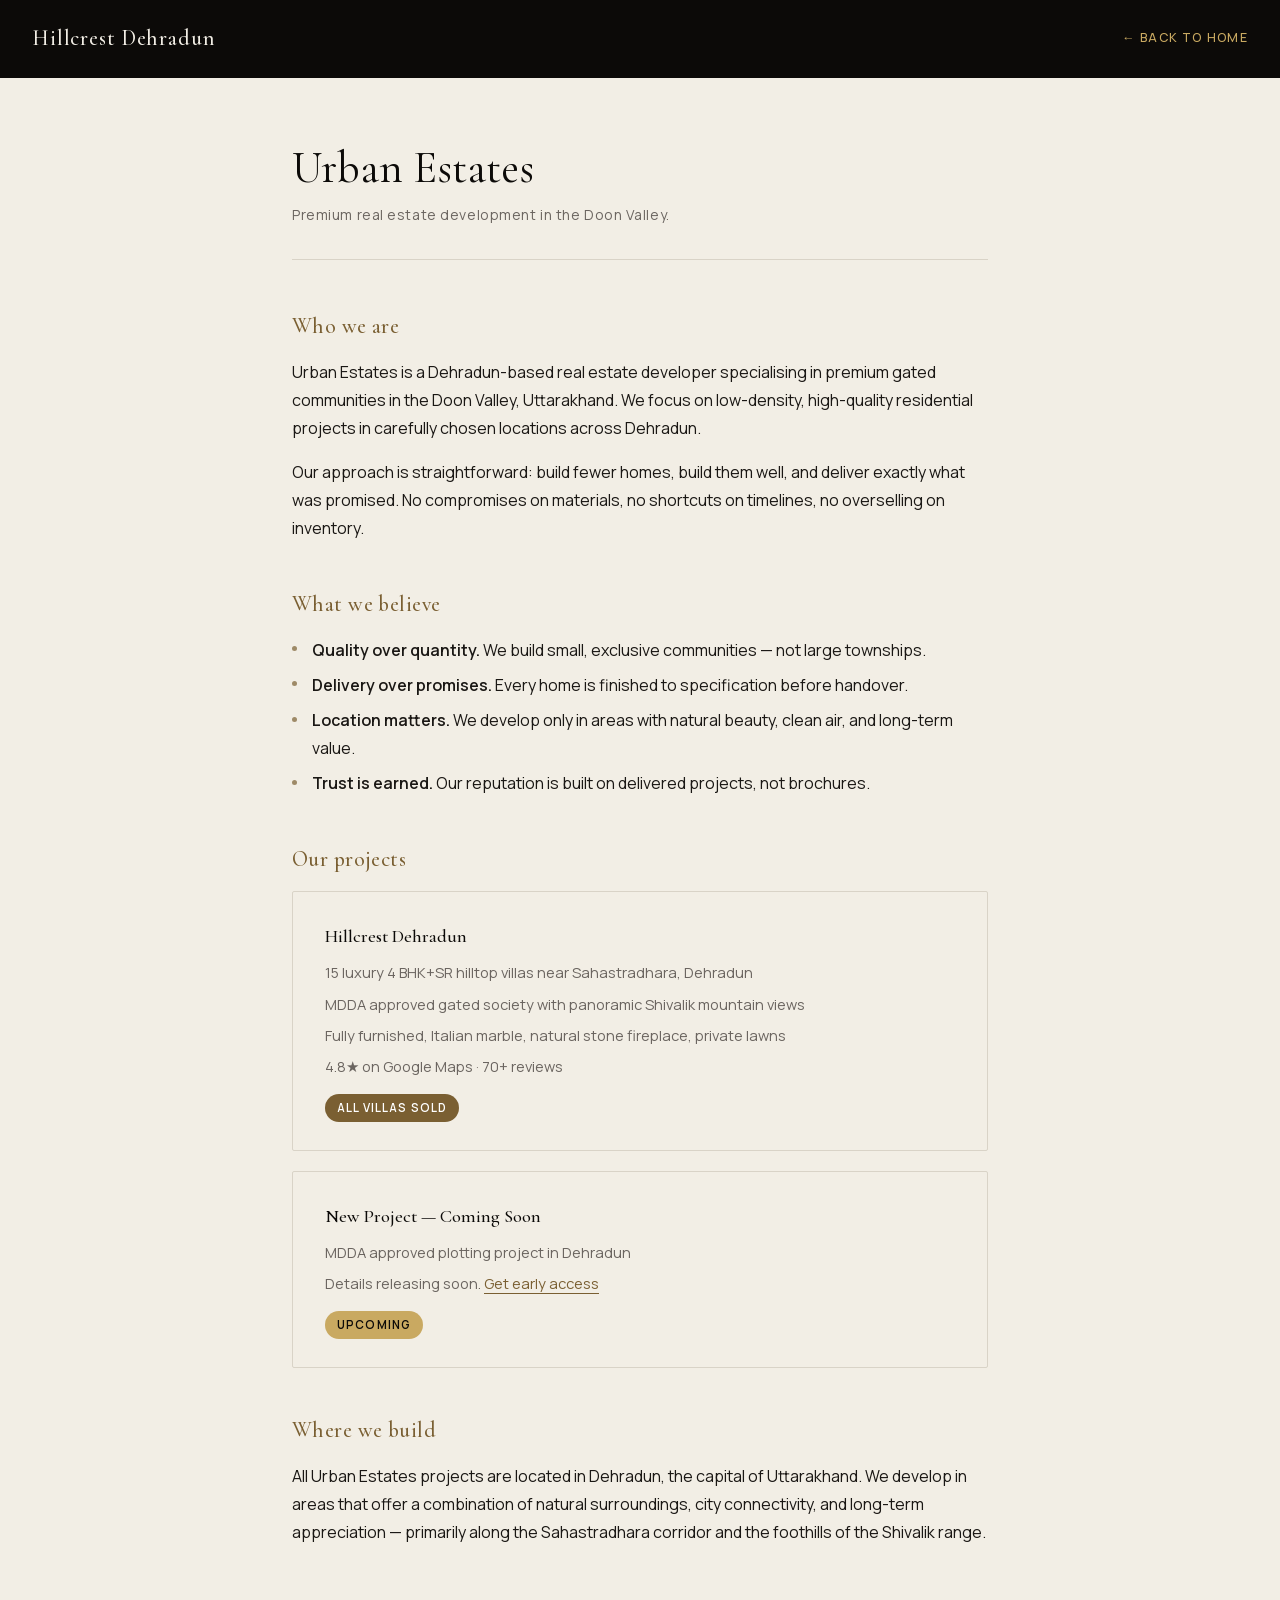
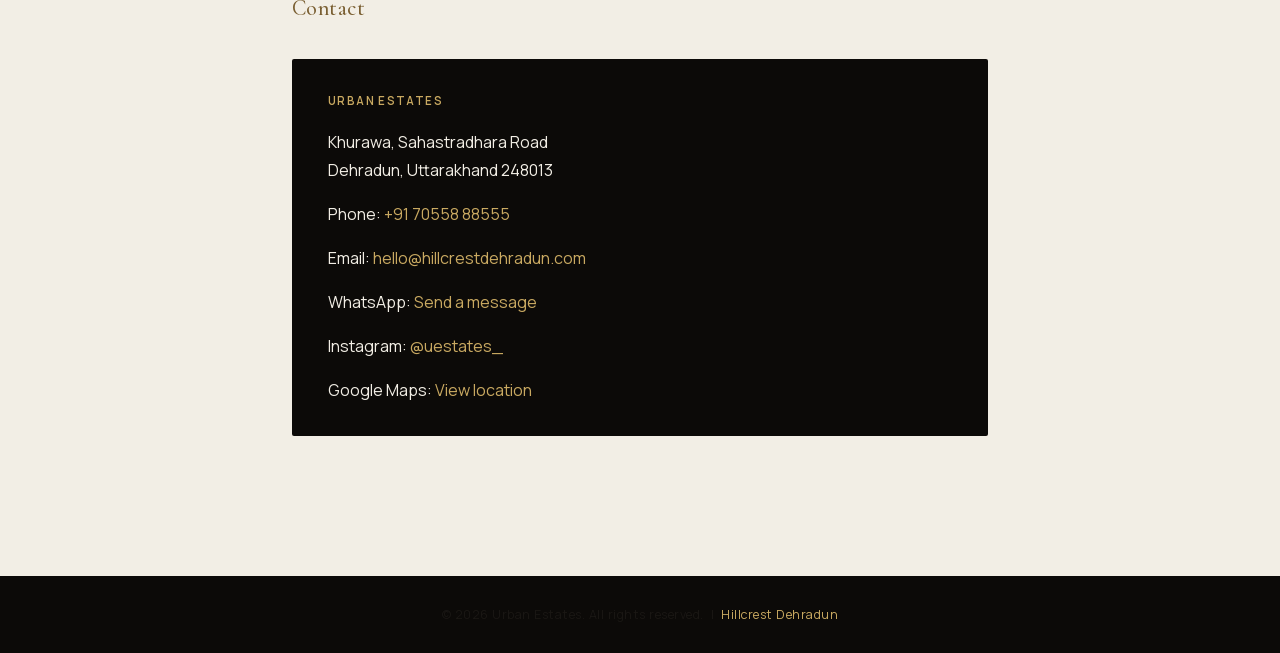
<file: about.html>
<!DOCTYPE html>
<html lang="en">
<head>
<meta charset="UTF-8" />
<meta name="viewport" content="width=device-width, initial-scale=1.0" />
<title>About Urban Estates — Developer of Hillcrest Dehradun</title>
<meta name="description" content="Urban Estates is a Dehradun-based real estate developer focused on premium MDDA approved gated communities in the Doon Valley. Builders of Hillcrest, luxury hilltop villas near Sahastradhara." />
<meta name="robots" content="index, follow">
<link rel="canonical" href="https://hillcrestdehradun.com/about.html">
<link rel="icon" type="image/png" href="hd/favicon-32.png" sizes="32x32">
<link rel="icon" href="/favicon.ico" sizes="16x16 32x32">
<link rel="apple-touch-icon" href="hd/apple-touch-icon.png">

<link rel="stylesheet" href="fonts/fonts.css">
<noscript><link rel="stylesheet" href="fonts/fonts.css"></noscript>

<script type="application/ld+json">
{
  "@context": "https://schema.org",
  "@type": "Organization",
  "name": "Urban Estates",
  "alternateName": ["Urban Crest", "UEstates"],
  "url": "https://hillcrestdehradun.com/about.html",
  "logo": "https://hillcrestdehradun.com/hd/og-image.jpg",
  "description": "Dehradun-based real estate developer focused on premium MDDA approved gated communities in the Doon Valley. Builders of Hillcrest, luxury hilltop villas near Sahastradhara.",
  "address": {
    "@type": "PostalAddress",
    "streetAddress": "Khurawa, Sahastradhara Road",
    "addressLocality": "Dehradun",
    "addressRegion": "Uttarakhand",
    "postalCode": "248013",
    "addressCountry": "IN"
  },
  "telephone": "+917055888555",
  "email": "hello@hillcrestdehradun.com",
  "sameAs": [
    "https://www.instagram.com/uestates_/",
    "https://maps.app.goo.gl/SzBgoUNmSNV7FymD8"
  ],
  "knowsAbout": ["luxury residential development", "gated communities", "MDDA approved projects", "Dehradun real estate"],
  "areaServed": {
    "@type": "City",
    "name": "Dehradun",
    "containedInPlace": {
      "@type": "State",
      "name": "Uttarakhand"
    }
  }
}
</script>

<style>
  *, *::before, *::after { box-sizing: border-box; margin: 0; padding: 0; }

  :root {
    --bg:      #F2EEE5;
    --text:    #1A1714;
    --accent:  #7A5F32;
    --accent-soft: #C9A961;
    --dark:    #0C0A08;
    --muted:   #6B6560;
    --border:  #D9D3C7;
  }

  html { scroll-behavior: smooth; }

  body {
    background: var(--bg);
    color: var(--text);
    font-family: 'Manrope', sans-serif;
    font-weight: 400;
    font-size: 16px;
    line-height: 1.75;
    -webkit-font-smoothing: antialiased;
    -moz-osx-font-smoothing: grayscale;
  }

  .skip-link { position: absolute; left: 16px; top: -100%; z-index: 100; background: var(--accent); color: #fff; padding: 10px 18px; border-radius: 0 0 4px 4px; text-decoration: none; font: 600 14px/1 'Manrope', sans-serif; transition: top 0.2s; }
  .skip-link:focus { top: 0; }

  header {
    background: var(--dark);
    padding: 1.25rem 2rem;
    display: flex;
    align-items: center;
    justify-content: space-between;
    gap: 1rem;
  }

  .logo {
    font-family: 'Cormorant Garamond', serif;
    font-weight: 500;
    font-size: 1.35rem;
    color: var(--bg);
    text-decoration: none;
    letter-spacing: 0.04em;
  }

  .back-link {
    font-family: 'Manrope', sans-serif;
    font-size: 0.78rem;
    font-weight: 500;
    letter-spacing: 0.1em;
    text-transform: uppercase;
    color: var(--accent-soft);
    text-decoration: none;
    border-bottom: 1px solid transparent;
    transition: border-color 0.2s;
  }

  .back-link:hover { border-color: var(--accent); }

  main {
    max-width: 760px;
    margin: 0 auto;
    padding: 4rem 2rem 6rem;
  }

  .page-title {
    font-family: 'Cormorant Garamond', serif;
    font-weight: 400;
    font-size: clamp(2rem, 5vw, 2.75rem);
    line-height: 1.2;
    color: var(--dark);
    margin-bottom: 0.5rem;
  }

  .page-subtitle {
    font-size: 0.88rem;
    color: var(--muted);
    letter-spacing: 0.04em;
    margin-bottom: 3rem;
    padding-bottom: 2rem;
    border-bottom: 1px solid var(--border);
  }

  section { margin-bottom: 2.75rem; }

  h2 {
    font-family: 'Cormorant Garamond', serif;
    font-weight: 500;
    font-size: 1.35rem;
    color: var(--accent);
    letter-spacing: 0.02em;
    margin-bottom: 0.75rem;
  }

  p { margin-bottom: 1rem; color: var(--text); }
  p:last-child { margin-bottom: 0; }

  ul {
    list-style: none;
    padding: 0;
    margin-bottom: 1rem;
  }

  ul li {
    padding-left: 1.25rem;
    position: relative;
    margin-bottom: 0.45rem;
  }

  ul li::before {
    content: '';
    position: absolute;
    left: 0;
    top: 0.65em;
    width: 5px;
    height: 5px;
    border-radius: 50%;
    background: var(--accent);
    opacity: 0.7;
  }

  .highlight-block {
    background: var(--dark);
    color: var(--bg);
    padding: 2rem 2.25rem;
    border-radius: 2px;
    margin: 2rem 0;
  }

  .highlight-block p { color: var(--bg); }

  .highlight-block a {
    color: var(--accent-soft);
    text-decoration: none;
  }

  .highlight-block a:hover { text-decoration: underline; }

  .highlight-label {
    font-size: 0.72rem;
    font-weight: 600;
    letter-spacing: 0.12em;
    text-transform: uppercase;
    color: var(--accent-soft);
    margin-bottom: 1rem;
    display: block;
  }

  .project-card {
    border: 1px solid var(--border);
    padding: 1.75rem 2rem;
    border-radius: 2px;
    margin-bottom: 1.25rem;
  }

  .project-card h3 {
    font-family: 'Cormorant Garamond', serif;
    font-weight: 500;
    font-size: 1.15rem;
    color: var(--dark);
    margin-bottom: 0.5rem;
  }

  .project-card p {
    font-size: 0.92rem;
    color: var(--muted);
    margin-bottom: 0.35rem;
  }

  .project-card .status {
    display: inline-block;
    font-size: 0.72rem;
    font-weight: 600;
    letter-spacing: 0.1em;
    text-transform: uppercase;
    padding: 4px 12px;
    border-radius: 999px;
    margin-top: 0.5rem;
  }

  .status-sold {
    background: var(--accent);
    color: #fff;
  }

  .status-upcoming {
    background: var(--accent-soft);
    color: var(--dark);
  }

  footer {
    background: var(--dark);
    color: #8A8480;
    text-align: center;
    font-size: 0.78rem;
    padding: 1.75rem 2rem;
    letter-spacing: 0.04em;
  }

  footer a {
    color: var(--accent-soft);
    text-decoration: none;
  }

  footer a:hover { text-decoration: underline; }

  @media (max-width: 600px) {
    main { padding: 2.5rem 1.25rem 4rem; }
    header { padding: 1rem 1.25rem; }
    .highlight-block { padding: 1.5rem 1.25rem; }
    .project-card { padding: 1.25rem; }
  }
</style>
</head>
<body>

<a href="#main" class="skip-link">Skip to content</a>

<header>
  <a href="/" class="logo">Hillcrest Dehradun</a>
  <a href="/" class="back-link">&#8592; Back to Home</a>
</header>

<main id="main">

  <h1 class="page-title">Urban Estates</h1>
  <p class="page-subtitle">Premium real estate development in the Doon Valley.</p>

  <section>
    <h2>Who we are</h2>
    <p>Urban Estates is a Dehradun-based real estate developer specialising in premium gated communities in the Doon Valley, Uttarakhand. We focus on low-density, high-quality residential projects in carefully chosen locations across Dehradun.</p>
    <p>Our approach is straightforward: build fewer homes, build them well, and deliver exactly what was promised. No compromises on materials, no shortcuts on timelines, no overselling on inventory.</p>
  </section>

  <section>
    <h2>What we believe</h2>
    <ul>
      <li><strong>Quality over quantity.</strong> We build small, exclusive communities — not large townships.</li>
      <li><strong>Delivery over promises.</strong> Every home is finished to specification before handover.</li>
      <li><strong>Location matters.</strong> We develop only in areas with natural beauty, clean air, and long-term value.</li>
      <li><strong>Trust is earned.</strong> Our reputation is built on delivered projects, not brochures.</li>
    </ul>
  </section>

  <section>
    <h2>Our projects</h2>

    <div class="project-card">
      <h3>Hillcrest Dehradun</h3>
      <p>15 luxury 4 BHK+SR hilltop villas near Sahastradhara, Dehradun</p>
      <p>MDDA approved gated society with panoramic Shivalik mountain views</p>
      <p>Fully furnished, Italian marble, natural stone fireplace, private lawns</p>
      <p>4.8&#9733; on Google Maps &middot; 70+ reviews</p>
      <span class="status status-sold">All villas sold</span>
    </div>

    <div class="project-card">
      <h3>New Project — Coming Soon</h3>
      <p>MDDA approved plotting project in Dehradun</p>
      <p>Details releasing soon. <a href="https://wa.me/917055888555?text=Hi%2C%20I%27m%20interested%20in%20the%20upcoming%20Urban%20Estates%20project.%20Please%20share%20details." target="_blank" rel="noopener noreferrer" style="color:var(--accent);border-bottom:1px solid var(--accent);text-decoration:none;">Get early access</a></p>
      <span class="status status-upcoming">Upcoming</span>
    </div>
  </section>

  <section>
    <h2>Where we build</h2>
    <p>All Urban Estates projects are located in Dehradun, the capital of Uttarakhand. We develop in areas that offer a combination of natural surroundings, city connectivity, and long-term appreciation — primarily along the Sahastradhara corridor and the foothills of the Shivalik range.</p>
  </section>

  <section>
    <h2>Contact</h2>
    <div class="highlight-block">
      <span class="highlight-label">Urban Estates</span>
      <p>Khurawa, Sahastradhara Road<br>Dehradun, Uttarakhand 248013</p>
      <p>Phone: <a href="tel:+917055888555">+91 70558 88555</a></p>
      <p>Email: <a href="mailto:hello@hillcrestdehradun.com">hello@hillcrestdehradun.com</a></p>
      <p>WhatsApp: <a href="https://wa.me/917055888555?text=Hi%2C%20I%27m%20interested%20in%20the%20upcoming%20Urban%20Estates%20project.%20Please%20share%20details." target="_blank" rel="noopener noreferrer">Send a message</a></p>
      <p>Instagram: <a href="https://www.instagram.com/uestates_/" target="_blank" rel="noopener noreferrer">@uestates_</a></p>
      <p>Google Maps: <a href="https://maps.app.goo.gl/SzBgoUNmSNV7FymD8" target="_blank" rel="noopener noreferrer">View location</a></p>
    </div>
  </section>

</main>

<footer>
  <p>&copy; 2026 Urban Estates. All rights reserved. &nbsp;|&nbsp; <a href="/">Hillcrest Dehradun</a></p>
</footer>

</body>
</html>
</file>
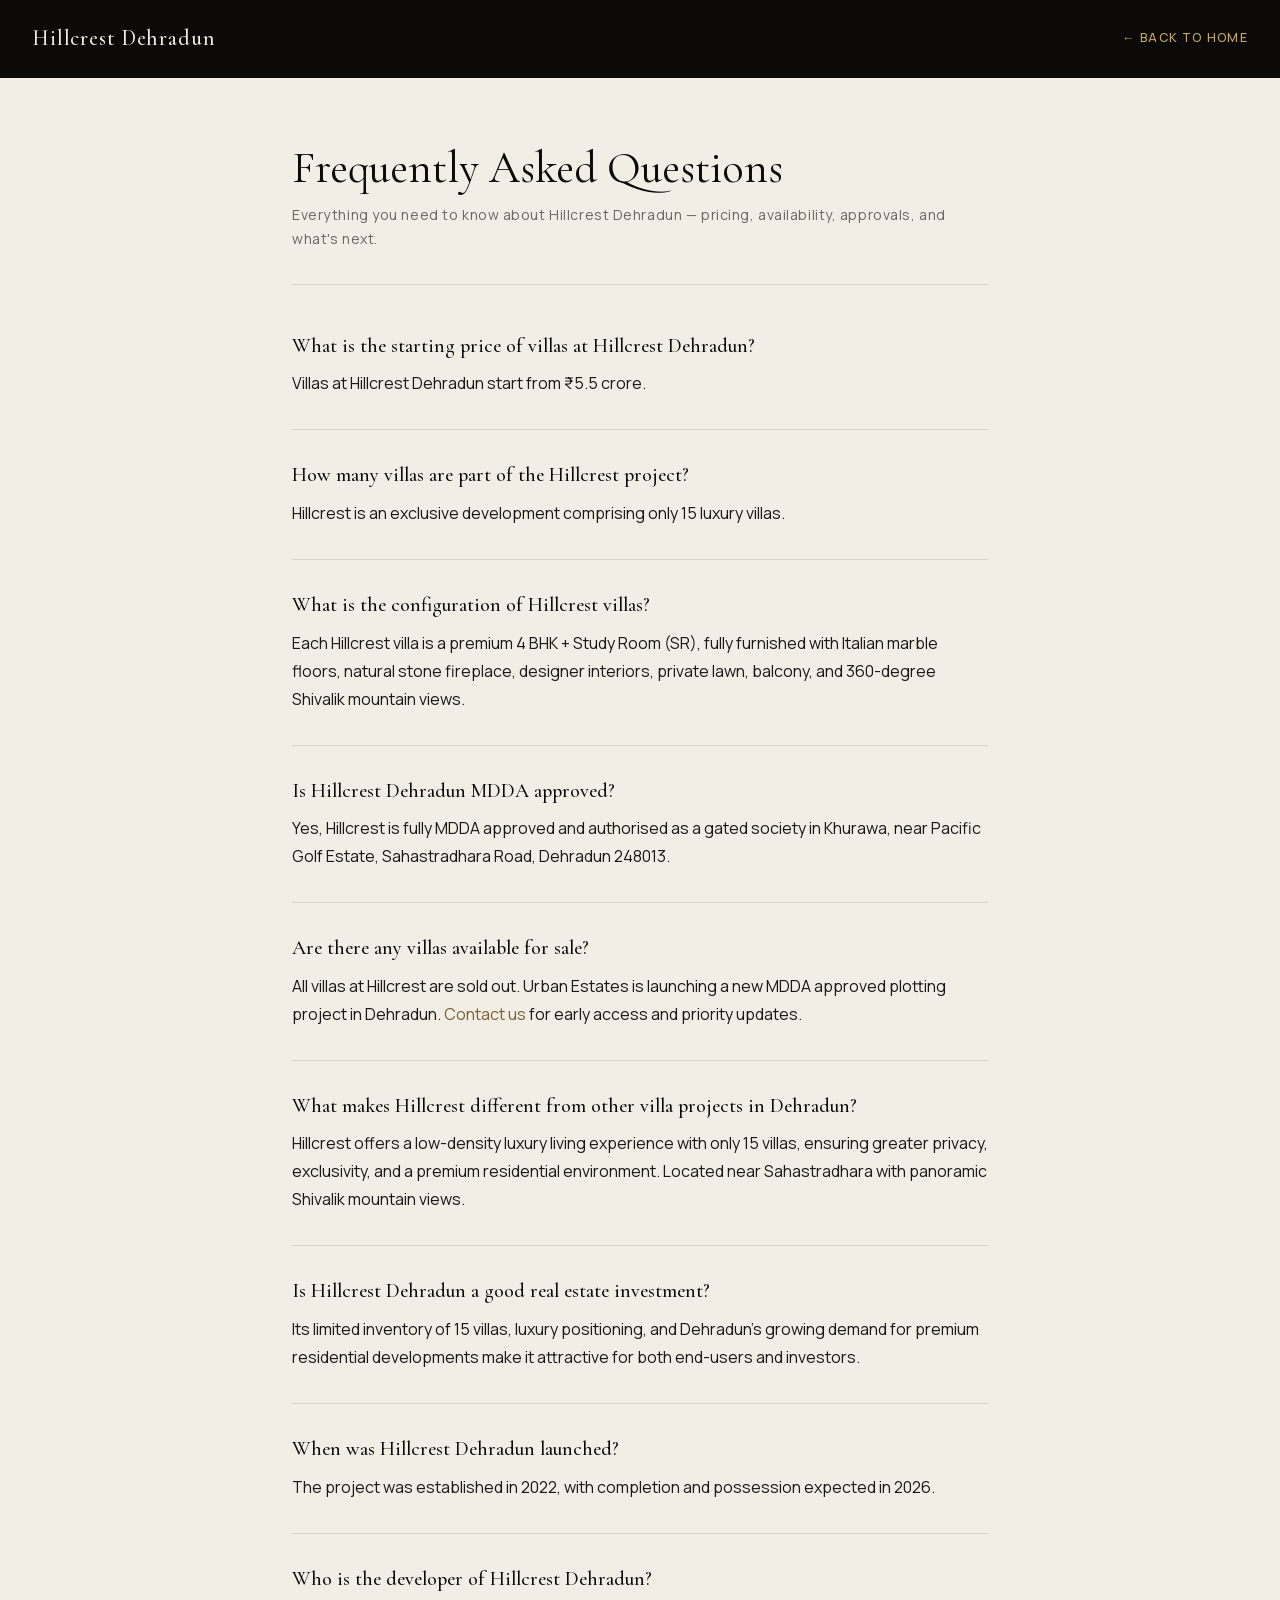
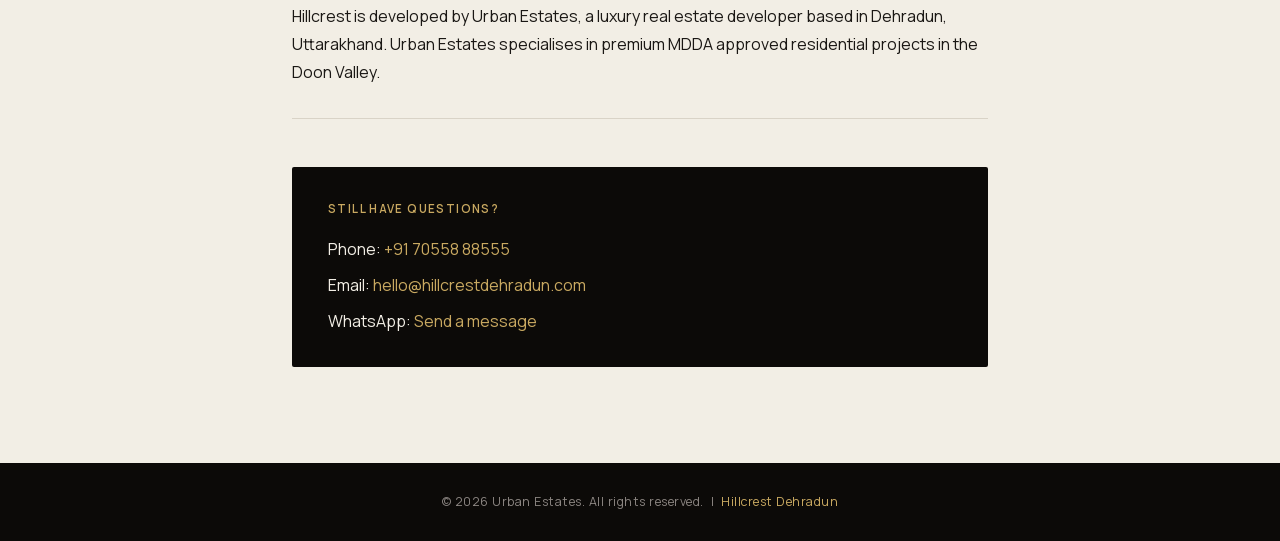
<file: faq.html>
<!DOCTYPE html>
<html lang="en">
<head>
<meta charset="UTF-8" />
<meta name="viewport" content="width=device-width, initial-scale=1.0" />
<title>FAQ — Hillcrest Dehradun | Luxury Villas in Dehradun</title>
<meta name="description" content="Frequently asked questions about Hillcrest Dehradun — pricing, configuration, MDDA approval, availability, and the new plotting project by Urban Estates." />
<meta name="robots" content="index, follow">
<link rel="canonical" href="https://hillcrestdehradun.com/faq.html">
<link rel="icon" type="image/png" href="hd/favicon-32.png" sizes="32x32">
<link rel="icon" href="/favicon.ico" sizes="16x16 32x32">
<link rel="apple-touch-icon" href="hd/apple-touch-icon.png">

<link rel="stylesheet" href="fonts/fonts.css">
<noscript><link rel="stylesheet" href="fonts/fonts.css"></noscript>

<script type="application/ld+json">
{
  "@context": "https://schema.org",
  "@type": "FAQPage",
  "mainEntity": [
    {
      "@type": "Question",
      "name": "What is the starting price of villas at Hillcrest Dehradun?",
      "acceptedAnswer": {
        "@type": "Answer",
        "text": "Villas at Hillcrest Dehradun start from ₹5.5 crore."
      }
    },
    {
      "@type": "Question",
      "name": "How many villas are part of the Hillcrest project?",
      "acceptedAnswer": {
        "@type": "Answer",
        "text": "Hillcrest is an exclusive development comprising only 15 luxury villas."
      }
    },
    {
      "@type": "Question",
      "name": "When was Hillcrest Dehradun launched?",
      "acceptedAnswer": {
        "@type": "Answer",
        "text": "The project was established in 2022, with completion and possession expected in 2026."
      }
    },
    {
      "@type": "Question",
      "name": "What makes Hillcrest different from other villa projects in Dehradun?",
      "acceptedAnswer": {
        "@type": "Answer",
        "text": "Hillcrest offers a low-density luxury living experience with only 15 villas, ensuring greater privacy, exclusivity, and a premium residential environment. Located near Sahastradhara with panoramic Shivalik mountain views."
      }
    },
    {
      "@type": "Question",
      "name": "Is Hillcrest Dehradun a good real estate investment?",
      "acceptedAnswer": {
        "@type": "Answer",
        "text": "Its limited inventory of 15 villas, luxury positioning, and Dehradun's growing demand for premium residential developments make it attractive for both end-users and investors."
      }
    },
    {
      "@type": "Question",
      "name": "Is Hillcrest Dehradun MDDA approved?",
      "acceptedAnswer": {
        "@type": "Answer",
        "text": "Yes, Hillcrest is fully MDDA approved and authorised as a gated society in Khurawa, near Pacific Golf Estate, Sahastradhara Road, Dehradun 248013."
      }
    },
    {
      "@type": "Question",
      "name": "Are there any villas available for sale at Hillcrest Dehradun?",
      "acceptedAnswer": {
        "@type": "Answer",
        "text": "All villas at Hillcrest are sold out. Urban Estates is launching a new MDDA approved plotting project in Dehradun. Contact +91 70558 88555 or hello@hillcrestdehradun.com for early access and priority updates."
      }
    },
    {
      "@type": "Question",
      "name": "What is the configuration of Hillcrest villas?",
      "acceptedAnswer": {
        "@type": "Answer",
        "text": "Each Hillcrest villa is a premium 4 BHK + Study Room (SR), fully furnished with Italian marble floors, natural stone fireplace, designer interiors, private lawn, balcony, and 360-degree Shivalik mountain views."
      }
    },
    {
      "@type": "Question",
      "name": "Who is the developer of Hillcrest Dehradun?",
      "acceptedAnswer": {
        "@type": "Answer",
        "text": "Hillcrest is developed by Urban Estates, a luxury real estate developer based in Dehradun, Uttarakhand. Urban Estates specialises in premium MDDA approved residential projects in the Doon Valley."
      }
    }
  ]
}
</script>

<style>
  *, *::before, *::after { box-sizing: border-box; margin: 0; padding: 0; }

  :root {
    --bg:      #F2EEE5;
    --text:    #1A1714;
    --accent:  #7A5F32;
    --accent-soft: #C9A961;
    --dark:    #0C0A08;
    --muted:   #6B6560;
    --border:  #D9D3C7;
  }

  html { scroll-behavior: smooth; }

  body {
    background: var(--bg);
    color: var(--text);
    font-family: 'Manrope', sans-serif;
    font-weight: 400;
    font-size: 16px;
    line-height: 1.75;
    -webkit-font-smoothing: antialiased;
    -moz-osx-font-smoothing: grayscale;
  }

  .skip-link { position: absolute; left: 16px; top: -100%; z-index: 100; background: var(--accent); color: #fff; padding: 10px 18px; border-radius: 0 0 4px 4px; text-decoration: none; font: 600 14px/1 'Manrope', sans-serif; transition: top 0.2s; }
  .skip-link:focus { top: 0; }

  /* ── Header ── */
  header {
    background: var(--dark);
    padding: 1.25rem 2rem;
    display: flex;
    align-items: center;
    justify-content: space-between;
    gap: 1rem;
  }

  .logo {
    font-family: 'Cormorant Garamond', serif;
    font-weight: 500;
    font-size: 1.35rem;
    color: var(--bg);
    text-decoration: none;
    letter-spacing: 0.04em;
  }

  .back-link {
    font-family: 'Manrope', sans-serif;
    font-size: 0.78rem;
    font-weight: 500;
    letter-spacing: 0.1em;
    text-transform: uppercase;
    color: var(--accent-soft);
    text-decoration: none;
    border-bottom: 1px solid transparent;
    transition: border-color 0.2s;
  }

  .back-link:hover { border-color: var(--accent); }

  /* ── Main layout ── */
  main {
    max-width: 760px;
    margin: 0 auto;
    padding: 4rem 2rem 6rem;
  }

  /* ── Page heading ── */
  .page-title {
    font-family: 'Cormorant Garamond', serif;
    font-weight: 400;
    font-size: clamp(2rem, 5vw, 2.75rem);
    line-height: 1.2;
    color: var(--dark);
    margin-bottom: 0.5rem;
  }

  .page-subtitle {
    font-size: 0.88rem;
    color: var(--muted);
    letter-spacing: 0.04em;
    margin-bottom: 3rem;
    padding-bottom: 2rem;
    border-bottom: 1px solid var(--border);
  }

  /* ── FAQ items ── */
  .faq-item {
    margin-bottom: 2rem;
    padding-bottom: 2rem;
    border-bottom: 1px solid var(--border);
  }

  .faq-item:last-child {
    border-bottom: none;
    margin-bottom: 0;
    padding-bottom: 0;
  }

  .faq-question {
    font-family: 'Cormorant Garamond', serif;
    font-weight: 500;
    font-size: 1.25rem;
    color: var(--dark);
    margin-bottom: 0.6rem;
    line-height: 1.35;
  }

  .faq-answer {
    color: var(--text);
    margin: 0;
  }

  .faq-answer a {
    color: var(--accent);
    text-decoration: none;
    border-bottom: 1px solid transparent;
    transition: border-color 0.2s;
  }

  .faq-answer a:hover { border-color: var(--accent); }

  /* ── CTA block ── */
  .cta-block {
    background: var(--dark);
    color: var(--bg);
    padding: 2rem 2.25rem;
    border-radius: 2px;
    margin-top: 3rem;
  }

  .cta-block p { color: var(--bg); margin-bottom: 0.5rem; }
  .cta-block p:last-child { margin-bottom: 0; }

  .cta-block a {
    color: var(--accent-soft);
    text-decoration: none;
  }

  .cta-block a:hover { text-decoration: underline; }

  .cta-label {
    font-size: 0.72rem;
    font-weight: 600;
    letter-spacing: 0.12em;
    text-transform: uppercase;
    color: var(--accent-soft);
    margin-bottom: 1rem;
    display: block;
  }

  /* ── Footer ── */
  footer {
    background: var(--dark);
    color: #8A8480;
    text-align: center;
    font-size: 0.78rem;
    padding: 1.75rem 2rem;
    letter-spacing: 0.04em;
  }

  footer a {
    color: var(--accent-soft);
    text-decoration: none;
  }

  footer a:hover { text-decoration: underline; }

  /* ── Responsive ── */
  @media (max-width: 600px) {
    main { padding: 2.5rem 1.25rem 4rem; }
    header { padding: 1rem 1.25rem; }
    .cta-block { padding: 1.5rem 1.25rem; }
  }
</style>
</head>
<body>

<a href="#main" class="skip-link">Skip to content</a>

<header>
  <a href="/" class="logo">Hillcrest Dehradun</a>
  <a href="/" class="back-link">&#8592; Back to Home</a>
</header>

<main id="main">

  <h1 class="page-title">Frequently Asked Questions</h1>
  <p class="page-subtitle">Everything you need to know about Hillcrest Dehradun — pricing, availability, approvals, and what's next.</p>

  <div class="faq-item">
    <h2 class="faq-question">What is the starting price of villas at Hillcrest Dehradun?</h2>
    <p class="faq-answer">Villas at Hillcrest Dehradun start from ₹5.5 crore.</p>
  </div>

  <div class="faq-item">
    <h2 class="faq-question">How many villas are part of the Hillcrest project?</h2>
    <p class="faq-answer">Hillcrest is an exclusive development comprising only 15 luxury villas.</p>
  </div>

  <div class="faq-item">
    <h2 class="faq-question">What is the configuration of Hillcrest villas?</h2>
    <p class="faq-answer">Each Hillcrest villa is a premium 4 BHK + Study Room (SR), fully furnished with Italian marble floors, natural stone fireplace, designer interiors, private lawn, balcony, and 360-degree Shivalik mountain views.</p>
  </div>

  <div class="faq-item">
    <h2 class="faq-question">Is Hillcrest Dehradun MDDA approved?</h2>
    <p class="faq-answer">Yes, Hillcrest is fully MDDA approved and authorised as a gated society in Khurawa, near Pacific Golf Estate, Sahastradhara Road, Dehradun 248013.</p>
  </div>

  <div class="faq-item">
    <h2 class="faq-question">Are there any villas available for sale?</h2>
    <p class="faq-answer">All villas at Hillcrest are sold out. Urban Estates is launching a new MDDA approved plotting project in Dehradun. <a href="https://wa.me/917055888555?text=Hi%2C%20I%27m%20interested%20in%20the%20upcoming%20Urban%20Estates%20project.%20Please%20share%20details.">Contact us</a> for early access and priority updates.</p>
  </div>

  <div class="faq-item">
    <h2 class="faq-question">What makes Hillcrest different from other villa projects in Dehradun?</h2>
    <p class="faq-answer">Hillcrest offers a low-density luxury living experience with only 15 villas, ensuring greater privacy, exclusivity, and a premium residential environment. Located near Sahastradhara with panoramic Shivalik mountain views.</p>
  </div>

  <div class="faq-item">
    <h2 class="faq-question">Is Hillcrest Dehradun a good real estate investment?</h2>
    <p class="faq-answer">Its limited inventory of 15 villas, luxury positioning, and Dehradun's growing demand for premium residential developments make it attractive for both end-users and investors.</p>
  </div>

  <div class="faq-item">
    <h2 class="faq-question">When was Hillcrest Dehradun launched?</h2>
    <p class="faq-answer">The project was established in 2022, with completion and possession expected in 2026.</p>
  </div>

  <div class="faq-item">
    <h2 class="faq-question">Who is the developer of Hillcrest Dehradun?</h2>
    <p class="faq-answer">Hillcrest is developed by Urban Estates, a luxury real estate developer based in Dehradun, Uttarakhand. Urban Estates specialises in premium MDDA approved residential projects in the Doon Valley.</p>
  </div>

  <div class="cta-block">
    <span class="cta-label">Still have questions?</span>
    <p>Phone: <a href="tel:+917055888555">+91 70558 88555</a></p>
    <p>Email: <a href="mailto:hello@hillcrestdehradun.com">hello@hillcrestdehradun.com</a></p>
    <p>WhatsApp: <a href="https://wa.me/917055888555?text=Hi%2C%20I%27m%20interested%20in%20the%20upcoming%20Urban%20Estates%20project.%20Please%20share%20details." target="_blank" rel="noopener noreferrer">Send a message</a></p>
  </div>

</main>

<footer>
  <p>&copy; 2026 Urban Estates. All rights reserved. &nbsp;|&nbsp; <a href="/">Hillcrest Dehradun</a></p>
</footer>

</body>
</html>
</file>
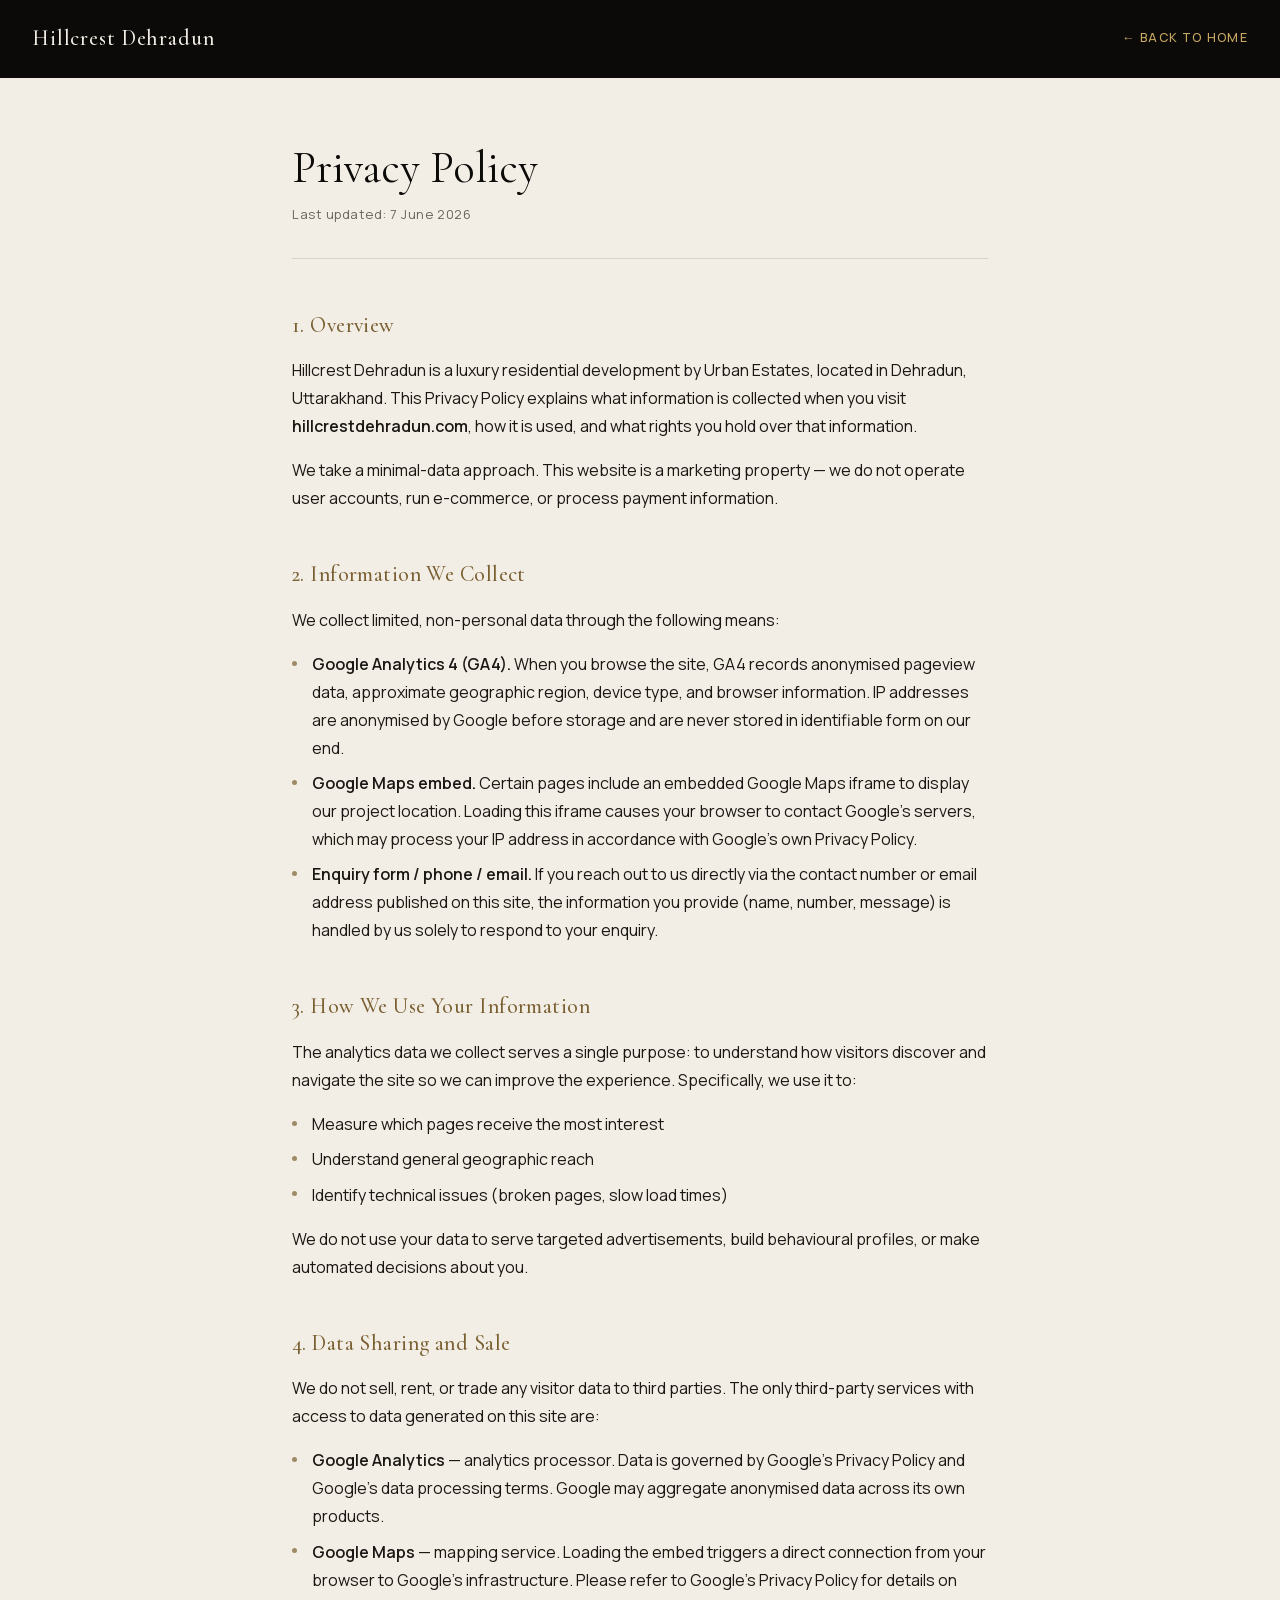
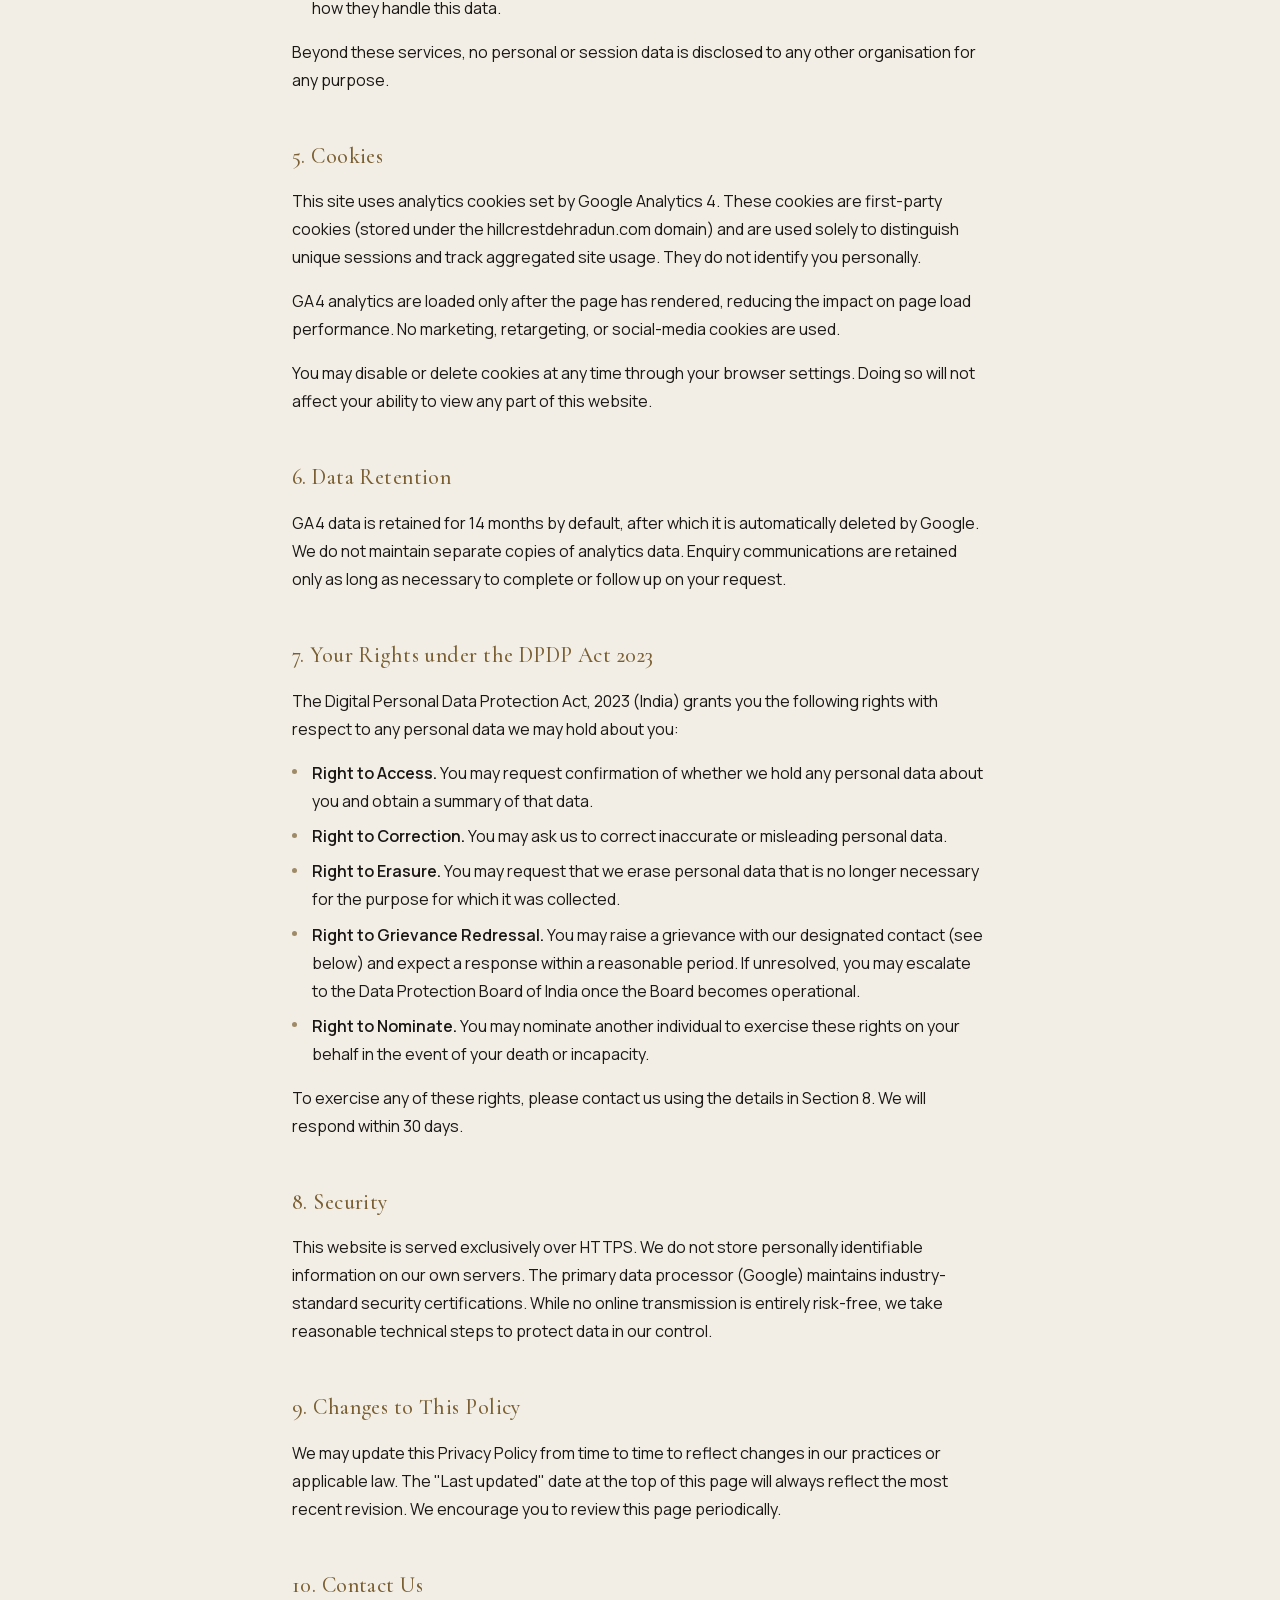
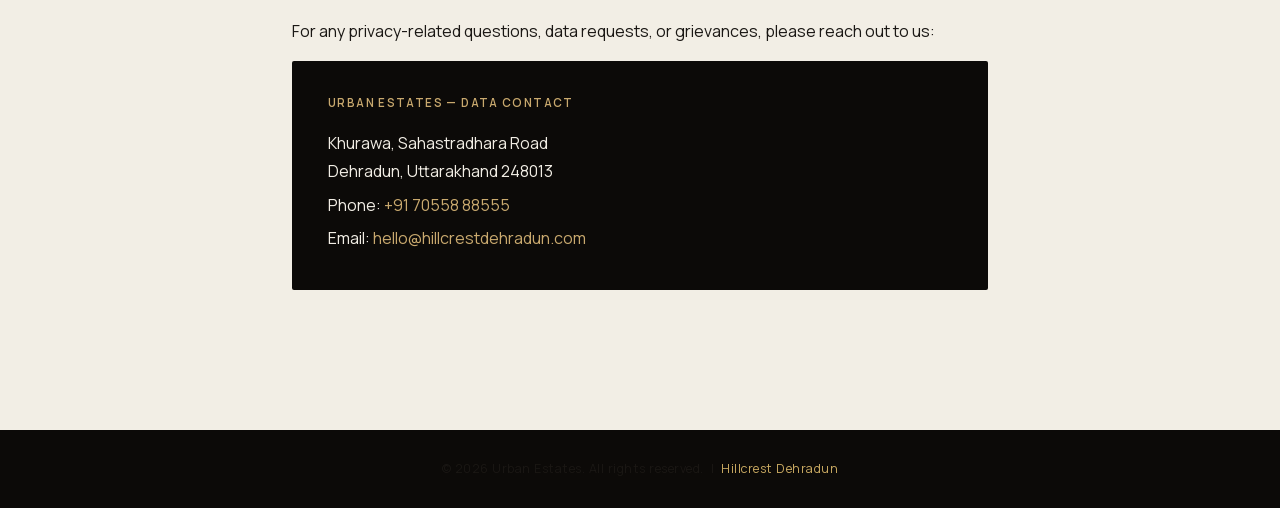
<file: privacy.html>
<!DOCTYPE html>
<html lang="en">
<head>
<meta charset="UTF-8" />
<meta name="viewport" content="width=device-width, initial-scale=1.0" />
<title>Privacy Policy — Hillcrest Dehradun | Urban Estates</title>
<meta name="description" content="Privacy Policy for Hillcrest Dehradun by Urban Estates. Learn how we handle your data, cookies, and your rights under the DPDP Act 2023." />
<meta name="robots" content="index, follow">
<link rel="canonical" href="https://hillcrestdehradun.com/privacy.html">
<link rel="icon" type="image/png" href="hd/favicon-32.png" sizes="32x32">
<link rel="icon" href="/favicon.ico" sizes="16x16 32x32">
<link rel="apple-touch-icon" href="hd/apple-touch-icon.png">

<link rel="stylesheet" href="fonts/fonts.css">
<noscript><link rel="stylesheet" href="fonts/fonts.css"></noscript>

<style>
  *, *::before, *::after { box-sizing: border-box; margin: 0; padding: 0; }

  :root {
    --bg:      #F2EEE5;
    --text:    #1A1714;
    --accent:  #7A5F32;
    --accent-soft: #C9A961;
    --dark:    #0C0A08;
    --muted:   #6B6560;
    --border:  #D9D3C7;
  }

  html { scroll-behavior: smooth; }

  body {
    background: var(--bg);
    color: var(--text);
    font-family: 'Manrope', sans-serif;
    font-weight: 400;
    font-size: 16px;
    line-height: 1.75;
    -webkit-font-smoothing: antialiased;
    -moz-osx-font-smoothing: grayscale;
  }

  .skip-link { position: absolute; left: 16px; top: -100%; z-index: 100; background: var(--accent); color: #fff; padding: 10px 18px; border-radius: 0 0 4px 4px; text-decoration: none; font: 600 14px/1 'Manrope', sans-serif; transition: top 0.2s; }
  .skip-link:focus { top: 0; }

  /* ── Header ── */
  header {
    background: var(--dark);
    padding: 1.25rem 2rem;
    display: flex;
    align-items: center;
    justify-content: space-between;
    gap: 1rem;
  }

  .logo {
    font-family: 'Cormorant Garamond', serif;
    font-weight: 500;
    font-size: 1.35rem;
    color: var(--bg);
    text-decoration: none;
    letter-spacing: 0.04em;
  }

  .back-link {
    font-family: 'Manrope', sans-serif;
    font-size: 0.78rem;
    font-weight: 500;
    letter-spacing: 0.1em;
    text-transform: uppercase;
    color: var(--accent-soft);
    text-decoration: none;
    border-bottom: 1px solid transparent;
    transition: border-color 0.2s;
  }

  .back-link:hover { border-color: var(--accent); }

  /* ── Main layout ── */
  main {
    max-width: 760px;
    margin: 0 auto;
    padding: 4rem 2rem 6rem;
  }

  /* ── Page heading ── */
  .page-title {
    font-family: 'Cormorant Garamond', serif;
    font-weight: 400;
    font-size: clamp(2rem, 5vw, 2.75rem);
    line-height: 1.2;
    color: var(--dark);
    margin-bottom: 0.5rem;
  }

  .last-updated {
    font-size: 0.82rem;
    color: var(--muted);
    letter-spacing: 0.04em;
    margin-bottom: 3rem;
    padding-bottom: 2rem;
    border-bottom: 1px solid var(--border);
  }

  /* ── Sections ── */
  section { margin-bottom: 2.75rem; }

  h2 {
    font-family: 'Cormorant Garamond', serif;
    font-weight: 500;
    font-size: 1.35rem;
    color: var(--accent);
    letter-spacing: 0.02em;
    margin-bottom: 0.75rem;
  }

  p { margin-bottom: 1rem; color: var(--text); }
  p:last-child { margin-bottom: 0; }

  ul {
    list-style: none;
    padding: 0;
    margin-bottom: 1rem;
  }

  ul li {
    padding-left: 1.25rem;
    position: relative;
    margin-bottom: 0.45rem;
  }

  ul li::before {
    content: '';
    position: absolute;
    left: 0;
    top: 0.65em;
    width: 5px;
    height: 5px;
    border-radius: 50%;
    background: var(--accent);
    opacity: 0.7;
  }

  /* ── Contact block ── */
  .contact-block {
    background: var(--dark);
    color: var(--bg);
    padding: 2rem 2.25rem;
    border-radius: 2px;
    margin-top: 1rem;
  }

  .contact-block p { color: var(--bg); margin-bottom: 0.35rem; }

  .contact-block a {
    color: #C9A96E;
    text-decoration: none;
  }

  .contact-block a:hover { text-decoration: underline; }

  .contact-label {
    font-size: 0.72rem;
    font-weight: 600;
    letter-spacing: 0.12em;
    text-transform: uppercase;
    color: #C9A96E;
    margin-bottom: 1rem;
    display: block;
  }

  /* ── Divider ── */
  hr {
    border: none;
    border-top: 1px solid var(--border);
    margin: 3rem 0;
  }

  /* ── Footer ── */
  footer {
    background: var(--dark);
    color: #8A8480;
    text-align: center;
    font-size: 0.78rem;
    padding: 1.75rem 2rem;
    letter-spacing: 0.04em;
  }

  footer a {
    color: var(--accent-soft);
    text-decoration: none;
  }

  footer a:hover { text-decoration: underline; }

  /* ── Responsive ── */
  @media (max-width: 600px) {
    main { padding: 2.5rem 1.25rem 4rem; }
    header { padding: 1rem 1.25rem; }
    .contact-block { padding: 1.5rem 1.25rem; }
  }
</style>
</head>
<body>

<a href="#main" class="skip-link">Skip to content</a>

<header>
  <a href="/" class="logo">Hillcrest Dehradun</a>
  <a href="/" class="back-link">&#8592; Back to Home</a>
</header>

<main id="main">

  <h1 class="page-title">Privacy Policy</h1>
  <p class="last-updated">Last updated: 7 June 2026</p>

  <section>
    <h2>1. Overview</h2>
    <p>Hillcrest Dehradun is a luxury residential development by Urban Estates, located in Dehradun, Uttarakhand. This Privacy Policy explains what information is collected when you visit <strong>hillcrestdehradun.com</strong>, how it is used, and what rights you hold over that information.</p>
    <p>We take a minimal-data approach. This website is a marketing property — we do not operate user accounts, run e-commerce, or process payment information.</p>
  </section>

  <section>
    <h2>2. Information We Collect</h2>
    <p>We collect limited, non-personal data through the following means:</p>
    <ul>
      <li><strong>Google Analytics 4 (GA4).</strong> When you browse the site, GA4 records anonymised pageview data, approximate geographic region, device type, and browser information. IP addresses are anonymised by Google before storage and are never stored in identifiable form on our end.</li>
      <li><strong>Google Maps embed.</strong> Certain pages include an embedded Google Maps iframe to display our project location. Loading this iframe causes your browser to contact Google's servers, which may process your IP address in accordance with Google's own Privacy Policy.</li>
      <li><strong>Enquiry form / phone / email.</strong> If you reach out to us directly via the contact number or email address published on this site, the information you provide (name, number, message) is handled by us solely to respond to your enquiry.</li>
    </ul>
  </section>

  <section>
    <h2>3. How We Use Your Information</h2>
    <p>The analytics data we collect serves a single purpose: to understand how visitors discover and navigate the site so we can improve the experience. Specifically, we use it to:</p>
    <ul>
      <li>Measure which pages receive the most interest</li>
      <li>Understand general geographic reach</li>
      <li>Identify technical issues (broken pages, slow load times)</li>
    </ul>
    <p>We do not use your data to serve targeted advertisements, build behavioural profiles, or make automated decisions about you.</p>
  </section>

  <section>
    <h2>4. Data Sharing and Sale</h2>
    <p>We do not sell, rent, or trade any visitor data to third parties. The only third-party services with access to data generated on this site are:</p>
    <ul>
      <li><strong>Google Analytics</strong> — analytics processor. Data is governed by Google's Privacy Policy and Google's data processing terms. Google may aggregate anonymised data across its own products.</li>
      <li><strong>Google Maps</strong> — mapping service. Loading the embed triggers a direct connection from your browser to Google's infrastructure. Please refer to Google's Privacy Policy for details on how they handle this data.</li>
    </ul>
    <p>Beyond these services, no personal or session data is disclosed to any other organisation for any purpose.</p>
  </section>

  <section>
    <h2>5. Cookies</h2>
    <p>This site uses analytics cookies set by Google Analytics 4. These cookies are first-party cookies (stored under the hillcrestdehradun.com domain) and are used solely to distinguish unique sessions and track aggregated site usage. They do not identify you personally.</p>
    <p>GA4 analytics are loaded only after the page has rendered, reducing the impact on page load performance. No marketing, retargeting, or social-media cookies are used.</p>
    <p>You may disable or delete cookies at any time through your browser settings. Doing so will not affect your ability to view any part of this website.</p>
  </section>

  <section>
    <h2>6. Data Retention</h2>
    <p>GA4 data is retained for 14 months by default, after which it is automatically deleted by Google. We do not maintain separate copies of analytics data. Enquiry communications are retained only as long as necessary to complete or follow up on your request.</p>
  </section>

  <section>
    <h2>7. Your Rights under the DPDP Act 2023</h2>
    <p>The Digital Personal Data Protection Act, 2023 (India) grants you the following rights with respect to any personal data we may hold about you:</p>
    <ul>
      <li><strong>Right to Access.</strong> You may request confirmation of whether we hold any personal data about you and obtain a summary of that data.</li>
      <li><strong>Right to Correction.</strong> You may ask us to correct inaccurate or misleading personal data.</li>
      <li><strong>Right to Erasure.</strong> You may request that we erase personal data that is no longer necessary for the purpose for which it was collected.</li>
      <li><strong>Right to Grievance Redressal.</strong> You may raise a grievance with our designated contact (see below) and expect a response within a reasonable period. If unresolved, you may escalate to the Data Protection Board of India once the Board becomes operational.</li>
      <li><strong>Right to Nominate.</strong> You may nominate another individual to exercise these rights on your behalf in the event of your death or incapacity.</li>
    </ul>
    <p>To exercise any of these rights, please contact us using the details in Section 8. We will respond within 30 days.</p>
  </section>

  <section>
    <h2>8. Security</h2>
    <p>This website is served exclusively over HTTPS. We do not store personally identifiable information on our own servers. The primary data processor (Google) maintains industry-standard security certifications. While no online transmission is entirely risk-free, we take reasonable technical steps to protect data in our control.</p>
  </section>

  <section>
    <h2>9. Changes to This Policy</h2>
    <p>We may update this Privacy Policy from time to time to reflect changes in our practices or applicable law. The "Last updated" date at the top of this page will always reflect the most recent revision. We encourage you to review this page periodically.</p>
  </section>

  <section>
    <h2>10. Contact Us</h2>
    <p>For any privacy-related questions, data requests, or grievances, please reach out to us:</p>
    <div class="contact-block">
      <span class="contact-label">Urban Estates — Data Contact</span>
      <p>Khurawa, Sahastradhara Road<br>Dehradun, Uttarakhand 248013</p>
      <p>Phone: <a href="tel:+917055888555">+91 70558 88555</a></p>
      <p>Email: <a href="mailto:hello@hillcrestdehradun.com">hello@hillcrestdehradun.com</a></p>
    </div>
  </section>

</main>

<footer>
  <p>&copy; 2026 Urban Estates. All rights reserved. &nbsp;|&nbsp; <a href="/">Hillcrest Dehradun</a></p>
</footer>

</body>
</html>
</file>
<file: fonts/fonts.css>
/* cyrillic-ext */
@font-face {
  font-family: 'Cormorant Garamond';
  font-style: normal;
  font-weight: 300;
  font-display: swap;
  src: url(cormorant-garamond-300-cyrillicext.woff2) format('woff2');
  unicode-range: U+0460-052F, U+1C80-1C8A, U+20B4, U+2DE0-2DFF, U+A640-A69F, U+FE2E-FE2F;
}

/* cyrillic */
@font-face {
  font-family: 'Cormorant Garamond';
  font-style: normal;
  font-weight: 300;
  font-display: swap;
  src: url(cormorant-garamond-300-cyrillic.woff2) format('woff2');
  unicode-range: U+0301, U+0400-045F, U+0490-0491, U+04B0-04B1, U+2116;
}

/* vietnamese */
@font-face {
  font-family: 'Cormorant Garamond';
  font-style: normal;
  font-weight: 300;
  font-display: swap;
  src: url(cormorant-garamond-300-vietnamese.woff2) format('woff2');
  unicode-range: U+0102-0103, U+0110-0111, U+0128-0129, U+0168-0169, U+01A0-01A1, U+01AF-01B0, U+0300-0301, U+0303-0304, U+0308-0309, U+0323, U+0329, U+1EA0-1EF9, U+20AB;
}

/* latin-ext */
@font-face {
  font-family: 'Cormorant Garamond';
  font-style: normal;
  font-weight: 300;
  font-display: swap;
  src: url(cormorant-garamond-300-latinext.woff2) format('woff2');
  unicode-range: U+0100-02BA, U+02BD-02C5, U+02C7-02CC, U+02CE-02D7, U+02DD-02FF, U+0304, U+0308, U+0329, U+1D00-1DBF, U+1E00-1E9F, U+1EF2-1EFF, U+2020, U+20A0-20AB, U+20AD-20C0, U+2113, U+2C60-2C7F, U+A720-A7FF;
}

/* latin */
@font-face {
  font-family: 'Cormorant Garamond';
  font-style: normal;
  font-weight: 300;
  font-display: swap;
  src: url(cormorant-garamond-300-latin.woff2) format('woff2');
  unicode-range: U+0000-00FF, U+0131, U+0152-0153, U+02BB-02BC, U+02C6, U+02DA, U+02DC, U+0304, U+0308, U+0329, U+2000-206F, U+20AC, U+2122, U+2191, U+2193, U+2212, U+2215, U+FEFF, U+FFFD;
}

/* cyrillic-ext */
@font-face {
  font-family: 'Cormorant Garamond';
  font-style: italic;
  font-weight: 300;
  font-display: swap;
  src: url(cormorant-garamond-300i-cyrillicext.woff2) format('woff2');
  unicode-range: U+0460-052F, U+1C80-1C8A, U+20B4, U+2DE0-2DFF, U+A640-A69F, U+FE2E-FE2F;
}

/* cyrillic */
@font-face {
  font-family: 'Cormorant Garamond';
  font-style: italic;
  font-weight: 300;
  font-display: swap;
  src: url(cormorant-garamond-300i-cyrillic.woff2) format('woff2');
  unicode-range: U+0301, U+0400-045F, U+0490-0491, U+04B0-04B1, U+2116;
}

/* vietnamese */
@font-face {
  font-family: 'Cormorant Garamond';
  font-style: italic;
  font-weight: 300;
  font-display: swap;
  src: url(cormorant-garamond-300i-vietnamese.woff2) format('woff2');
  unicode-range: U+0102-0103, U+0110-0111, U+0128-0129, U+0168-0169, U+01A0-01A1, U+01AF-01B0, U+0300-0301, U+0303-0304, U+0308-0309, U+0323, U+0329, U+1EA0-1EF9, U+20AB;
}

/* latin-ext */
@font-face {
  font-family: 'Cormorant Garamond';
  font-style: italic;
  font-weight: 300;
  font-display: swap;
  src: url(cormorant-garamond-300i-latinext.woff2) format('woff2');
  unicode-range: U+0100-02BA, U+02BD-02C5, U+02C7-02CC, U+02CE-02D7, U+02DD-02FF, U+0304, U+0308, U+0329, U+1D00-1DBF, U+1E00-1E9F, U+1EF2-1EFF, U+2020, U+20A0-20AB, U+20AD-20C0, U+2113, U+2C60-2C7F, U+A720-A7FF;
}

/* latin */
@font-face {
  font-family: 'Cormorant Garamond';
  font-style: italic;
  font-weight: 300;
  font-display: swap;
  src: url(cormorant-garamond-300i-latin.woff2) format('woff2');
  unicode-range: U+0000-00FF, U+0131, U+0152-0153, U+02BB-02BC, U+02C6, U+02DA, U+02DC, U+0304, U+0308, U+0329, U+2000-206F, U+20AC, U+2122, U+2191, U+2193, U+2212, U+2215, U+FEFF, U+FFFD;
}

/* cyrillic-ext */
@font-face {
  font-family: 'Cormorant Garamond';
  font-style: normal;
  font-weight: 400;
  font-display: swap;
  src: url(cormorant-garamond-300-cyrillicext.woff2) format('woff2');
  unicode-range: U+0460-052F, U+1C80-1C8A, U+20B4, U+2DE0-2DFF, U+A640-A69F, U+FE2E-FE2F;
}

/* cyrillic */
@font-face {
  font-family: 'Cormorant Garamond';
  font-style: normal;
  font-weight: 400;
  font-display: swap;
  src: url(cormorant-garamond-300-cyrillic.woff2) format('woff2');
  unicode-range: U+0301, U+0400-045F, U+0490-0491, U+04B0-04B1, U+2116;
}

/* vietnamese */
@font-face {
  font-family: 'Cormorant Garamond';
  font-style: normal;
  font-weight: 400;
  font-display: swap;
  src: url(cormorant-garamond-300-vietnamese.woff2) format('woff2');
  unicode-range: U+0102-0103, U+0110-0111, U+0128-0129, U+0168-0169, U+01A0-01A1, U+01AF-01B0, U+0300-0301, U+0303-0304, U+0308-0309, U+0323, U+0329, U+1EA0-1EF9, U+20AB;
}

/* latin-ext */
@font-face {
  font-family: 'Cormorant Garamond';
  font-style: normal;
  font-weight: 400;
  font-display: swap;
  src: url(cormorant-garamond-300-latinext.woff2) format('woff2');
  unicode-range: U+0100-02BA, U+02BD-02C5, U+02C7-02CC, U+02CE-02D7, U+02DD-02FF, U+0304, U+0308, U+0329, U+1D00-1DBF, U+1E00-1E9F, U+1EF2-1EFF, U+2020, U+20A0-20AB, U+20AD-20C0, U+2113, U+2C60-2C7F, U+A720-A7FF;
}

/* latin */
@font-face {
  font-family: 'Cormorant Garamond';
  font-style: normal;
  font-weight: 400;
  font-display: swap;
  src: url(cormorant-garamond-300-latin.woff2) format('woff2');
  unicode-range: U+0000-00FF, U+0131, U+0152-0153, U+02BB-02BC, U+02C6, U+02DA, U+02DC, U+0304, U+0308, U+0329, U+2000-206F, U+20AC, U+2122, U+2191, U+2193, U+2212, U+2215, U+FEFF, U+FFFD;
}

/* cyrillic-ext */
@font-face {
  font-family: 'Cormorant Garamond';
  font-style: italic;
  font-weight: 400;
  font-display: swap;
  src: url(cormorant-garamond-300i-cyrillicext.woff2) format('woff2');
  unicode-range: U+0460-052F, U+1C80-1C8A, U+20B4, U+2DE0-2DFF, U+A640-A69F, U+FE2E-FE2F;
}

/* cyrillic */
@font-face {
  font-family: 'Cormorant Garamond';
  font-style: italic;
  font-weight: 400;
  font-display: swap;
  src: url(cormorant-garamond-300i-cyrillic.woff2) format('woff2');
  unicode-range: U+0301, U+0400-045F, U+0490-0491, U+04B0-04B1, U+2116;
}

/* vietnamese */
@font-face {
  font-family: 'Cormorant Garamond';
  font-style: italic;
  font-weight: 400;
  font-display: swap;
  src: url(cormorant-garamond-300i-vietnamese.woff2) format('woff2');
  unicode-range: U+0102-0103, U+0110-0111, U+0128-0129, U+0168-0169, U+01A0-01A1, U+01AF-01B0, U+0300-0301, U+0303-0304, U+0308-0309, U+0323, U+0329, U+1EA0-1EF9, U+20AB;
}

/* latin-ext */
@font-face {
  font-family: 'Cormorant Garamond';
  font-style: italic;
  font-weight: 400;
  font-display: swap;
  src: url(cormorant-garamond-300i-latinext.woff2) format('woff2');
  unicode-range: U+0100-02BA, U+02BD-02C5, U+02C7-02CC, U+02CE-02D7, U+02DD-02FF, U+0304, U+0308, U+0329, U+1D00-1DBF, U+1E00-1E9F, U+1EF2-1EFF, U+2020, U+20A0-20AB, U+20AD-20C0, U+2113, U+2C60-2C7F, U+A720-A7FF;
}

/* latin */
@font-face {
  font-family: 'Cormorant Garamond';
  font-style: italic;
  font-weight: 400;
  font-display: swap;
  src: url(cormorant-garamond-300i-latin.woff2) format('woff2');
  unicode-range: U+0000-00FF, U+0131, U+0152-0153, U+02BB-02BC, U+02C6, U+02DA, U+02DC, U+0304, U+0308, U+0329, U+2000-206F, U+20AC, U+2122, U+2191, U+2193, U+2212, U+2215, U+FEFF, U+FFFD;
}

/* cyrillic-ext */
@font-face {
  font-family: 'Cormorant Garamond';
  font-style: normal;
  font-weight: 500;
  font-display: swap;
  src: url(cormorant-garamond-300-cyrillicext.woff2) format('woff2');
  unicode-range: U+0460-052F, U+1C80-1C8A, U+20B4, U+2DE0-2DFF, U+A640-A69F, U+FE2E-FE2F;
}

/* cyrillic */
@font-face {
  font-family: 'Cormorant Garamond';
  font-style: normal;
  font-weight: 500;
  font-display: swap;
  src: url(cormorant-garamond-300-cyrillic.woff2) format('woff2');
  unicode-range: U+0301, U+0400-045F, U+0490-0491, U+04B0-04B1, U+2116;
}

/* vietnamese */
@font-face {
  font-family: 'Cormorant Garamond';
  font-style: normal;
  font-weight: 500;
  font-display: swap;
  src: url(cormorant-garamond-300-vietnamese.woff2) format('woff2');
  unicode-range: U+0102-0103, U+0110-0111, U+0128-0129, U+0168-0169, U+01A0-01A1, U+01AF-01B0, U+0300-0301, U+0303-0304, U+0308-0309, U+0323, U+0329, U+1EA0-1EF9, U+20AB;
}

/* latin-ext */
@font-face {
  font-family: 'Cormorant Garamond';
  font-style: normal;
  font-weight: 500;
  font-display: swap;
  src: url(cormorant-garamond-300-latinext.woff2) format('woff2');
  unicode-range: U+0100-02BA, U+02BD-02C5, U+02C7-02CC, U+02CE-02D7, U+02DD-02FF, U+0304, U+0308, U+0329, U+1D00-1DBF, U+1E00-1E9F, U+1EF2-1EFF, U+2020, U+20A0-20AB, U+20AD-20C0, U+2113, U+2C60-2C7F, U+A720-A7FF;
}

/* latin */
@font-face {
  font-family: 'Cormorant Garamond';
  font-style: normal;
  font-weight: 500;
  font-display: swap;
  src: url(cormorant-garamond-300-latin.woff2) format('woff2');
  unicode-range: U+0000-00FF, U+0131, U+0152-0153, U+02BB-02BC, U+02C6, U+02DA, U+02DC, U+0304, U+0308, U+0329, U+2000-206F, U+20AC, U+2122, U+2191, U+2193, U+2212, U+2215, U+FEFF, U+FFFD;
}

/* cyrillic-ext */
@font-face {
  font-family: 'Cormorant Garamond';
  font-style: italic;
  font-weight: 500;
  font-display: swap;
  src: url(cormorant-garamond-300i-cyrillicext.woff2) format('woff2');
  unicode-range: U+0460-052F, U+1C80-1C8A, U+20B4, U+2DE0-2DFF, U+A640-A69F, U+FE2E-FE2F;
}

/* cyrillic */
@font-face {
  font-family: 'Cormorant Garamond';
  font-style: italic;
  font-weight: 500;
  font-display: swap;
  src: url(cormorant-garamond-300i-cyrillic.woff2) format('woff2');
  unicode-range: U+0301, U+0400-045F, U+0490-0491, U+04B0-04B1, U+2116;
}

/* vietnamese */
@font-face {
  font-family: 'Cormorant Garamond';
  font-style: italic;
  font-weight: 500;
  font-display: swap;
  src: url(cormorant-garamond-300i-vietnamese.woff2) format('woff2');
  unicode-range: U+0102-0103, U+0110-0111, U+0128-0129, U+0168-0169, U+01A0-01A1, U+01AF-01B0, U+0300-0301, U+0303-0304, U+0308-0309, U+0323, U+0329, U+1EA0-1EF9, U+20AB;
}

/* latin-ext */
@font-face {
  font-family: 'Cormorant Garamond';
  font-style: italic;
  font-weight: 500;
  font-display: swap;
  src: url(cormorant-garamond-300i-latinext.woff2) format('woff2');
  unicode-range: U+0100-02BA, U+02BD-02C5, U+02C7-02CC, U+02CE-02D7, U+02DD-02FF, U+0304, U+0308, U+0329, U+1D00-1DBF, U+1E00-1E9F, U+1EF2-1EFF, U+2020, U+20A0-20AB, U+20AD-20C0, U+2113, U+2C60-2C7F, U+A720-A7FF;
}

/* latin */
@font-face {
  font-family: 'Cormorant Garamond';
  font-style: italic;
  font-weight: 500;
  font-display: swap;
  src: url(cormorant-garamond-300i-latin.woff2) format('woff2');
  unicode-range: U+0000-00FF, U+0131, U+0152-0153, U+02BB-02BC, U+02C6, U+02DA, U+02DC, U+0304, U+0308, U+0329, U+2000-206F, U+20AC, U+2122, U+2191, U+2193, U+2212, U+2215, U+FEFF, U+FFFD;
}

/* cyrillic-ext */
@font-face {
  font-family: 'Cormorant Garamond';
  font-style: normal;
  font-weight: 600;
  font-display: swap;
  src: url(cormorant-garamond-300-cyrillicext.woff2) format('woff2');
  unicode-range: U+0460-052F, U+1C80-1C8A, U+20B4, U+2DE0-2DFF, U+A640-A69F, U+FE2E-FE2F;
}

/* cyrillic */
@font-face {
  font-family: 'Cormorant Garamond';
  font-style: normal;
  font-weight: 600;
  font-display: swap;
  src: url(cormorant-garamond-300-cyrillic.woff2) format('woff2');
  unicode-range: U+0301, U+0400-045F, U+0490-0491, U+04B0-04B1, U+2116;
}

/* vietnamese */
@font-face {
  font-family: 'Cormorant Garamond';
  font-style: normal;
  font-weight: 600;
  font-display: swap;
  src: url(cormorant-garamond-300-vietnamese.woff2) format('woff2');
  unicode-range: U+0102-0103, U+0110-0111, U+0128-0129, U+0168-0169, U+01A0-01A1, U+01AF-01B0, U+0300-0301, U+0303-0304, U+0308-0309, U+0323, U+0329, U+1EA0-1EF9, U+20AB;
}

/* latin-ext */
@font-face {
  font-family: 'Cormorant Garamond';
  font-style: normal;
  font-weight: 600;
  font-display: swap;
  src: url(cormorant-garamond-300-latinext.woff2) format('woff2');
  unicode-range: U+0100-02BA, U+02BD-02C5, U+02C7-02CC, U+02CE-02D7, U+02DD-02FF, U+0304, U+0308, U+0329, U+1D00-1DBF, U+1E00-1E9F, U+1EF2-1EFF, U+2020, U+20A0-20AB, U+20AD-20C0, U+2113, U+2C60-2C7F, U+A720-A7FF;
}

/* latin */
@font-face {
  font-family: 'Cormorant Garamond';
  font-style: normal;
  font-weight: 600;
  font-display: swap;
  src: url(cormorant-garamond-300-latin.woff2) format('woff2');
  unicode-range: U+0000-00FF, U+0131, U+0152-0153, U+02BB-02BC, U+02C6, U+02DA, U+02DC, U+0304, U+0308, U+0329, U+2000-206F, U+20AC, U+2122, U+2191, U+2193, U+2212, U+2215, U+FEFF, U+FFFD;
}

/* cyrillic-ext */
@font-face {
  font-family: 'Cormorant Garamond';
  font-style: italic;
  font-weight: 600;
  font-display: swap;
  src: url(cormorant-garamond-300i-cyrillicext.woff2) format('woff2');
  unicode-range: U+0460-052F, U+1C80-1C8A, U+20B4, U+2DE0-2DFF, U+A640-A69F, U+FE2E-FE2F;
}

/* cyrillic */
@font-face {
  font-family: 'Cormorant Garamond';
  font-style: italic;
  font-weight: 600;
  font-display: swap;
  src: url(cormorant-garamond-300i-cyrillic.woff2) format('woff2');
  unicode-range: U+0301, U+0400-045F, U+0490-0491, U+04B0-04B1, U+2116;
}

/* vietnamese */
@font-face {
  font-family: 'Cormorant Garamond';
  font-style: italic;
  font-weight: 600;
  font-display: swap;
  src: url(cormorant-garamond-300i-vietnamese.woff2) format('woff2');
  unicode-range: U+0102-0103, U+0110-0111, U+0128-0129, U+0168-0169, U+01A0-01A1, U+01AF-01B0, U+0300-0301, U+0303-0304, U+0308-0309, U+0323, U+0329, U+1EA0-1EF9, U+20AB;
}

/* latin-ext */
@font-face {
  font-family: 'Cormorant Garamond';
  font-style: italic;
  font-weight: 600;
  font-display: swap;
  src: url(cormorant-garamond-300i-latinext.woff2) format('woff2');
  unicode-range: U+0100-02BA, U+02BD-02C5, U+02C7-02CC, U+02CE-02D7, U+02DD-02FF, U+0304, U+0308, U+0329, U+1D00-1DBF, U+1E00-1E9F, U+1EF2-1EFF, U+2020, U+20A0-20AB, U+20AD-20C0, U+2113, U+2C60-2C7F, U+A720-A7FF;
}

/* latin */
@font-face {
  font-family: 'Cormorant Garamond';
  font-style: italic;
  font-weight: 600;
  font-display: swap;
  src: url(cormorant-garamond-300i-latin.woff2) format('woff2');
  unicode-range: U+0000-00FF, U+0131, U+0152-0153, U+02BB-02BC, U+02C6, U+02DA, U+02DC, U+0304, U+0308, U+0329, U+2000-206F, U+20AC, U+2122, U+2191, U+2193, U+2212, U+2215, U+FEFF, U+FFFD;
}

/* cyrillic-ext */
@font-face {
  font-family: 'Manrope';
  font-style: normal;
  font-weight: 300;
  font-display: swap;
  src: url(manrope-300-cyrillicext.woff2) format('woff2');
  unicode-range: U+0460-052F, U+1C80-1C8A, U+20B4, U+2DE0-2DFF, U+A640-A69F, U+FE2E-FE2F;
}

/* cyrillic */
@font-face {
  font-family: 'Manrope';
  font-style: normal;
  font-weight: 300;
  font-display: swap;
  src: url(manrope-300-cyrillic.woff2) format('woff2');
  unicode-range: U+0301, U+0400-045F, U+0490-0491, U+04B0-04B1, U+2116;
}

/* greek */
@font-face {
  font-family: 'Manrope';
  font-style: normal;
  font-weight: 300;
  font-display: swap;
  src: url(manrope-300-greek.woff2) format('woff2');
  unicode-range: U+0370-0377, U+037A-037F, U+0384-038A, U+038C, U+038E-03A1, U+03A3-03FF;
}

/* vietnamese */
@font-face {
  font-family: 'Manrope';
  font-style: normal;
  font-weight: 300;
  font-display: swap;
  src: url(manrope-300-vietnamese.woff2) format('woff2');
  unicode-range: U+0102-0103, U+0110-0111, U+0128-0129, U+0168-0169, U+01A0-01A1, U+01AF-01B0, U+0300-0301, U+0303-0304, U+0308-0309, U+0323, U+0329, U+1EA0-1EF9, U+20AB;
}

/* latin-ext */
@font-face {
  font-family: 'Manrope';
  font-style: normal;
  font-weight: 300;
  font-display: swap;
  src: url(manrope-300-latinext.woff2) format('woff2');
  unicode-range: U+0100-02BA, U+02BD-02C5, U+02C7-02CC, U+02CE-02D7, U+02DD-02FF, U+0304, U+0308, U+0329, U+1D00-1DBF, U+1E00-1E9F, U+1EF2-1EFF, U+2020, U+20A0-20AB, U+20AD-20C0, U+2113, U+2C60-2C7F, U+A720-A7FF;
}

/* latin */
@font-face {
  font-family: 'Manrope';
  font-style: normal;
  font-weight: 300;
  font-display: swap;
  src: url(manrope-300-latin.woff2) format('woff2');
  unicode-range: U+0000-00FF, U+0131, U+0152-0153, U+02BB-02BC, U+02C6, U+02DA, U+02DC, U+0304, U+0308, U+0329, U+2000-206F, U+20AC, U+2122, U+2191, U+2193, U+2212, U+2215, U+FEFF, U+FFFD;
}

/* cyrillic-ext */
@font-face {
  font-family: 'Manrope';
  font-style: normal;
  font-weight: 400;
  font-display: swap;
  src: url(manrope-300-cyrillicext.woff2) format('woff2');
  unicode-range: U+0460-052F, U+1C80-1C8A, U+20B4, U+2DE0-2DFF, U+A640-A69F, U+FE2E-FE2F;
}

/* cyrillic */
@font-face {
  font-family: 'Manrope';
  font-style: normal;
  font-weight: 400;
  font-display: swap;
  src: url(manrope-300-cyrillic.woff2) format('woff2');
  unicode-range: U+0301, U+0400-045F, U+0490-0491, U+04B0-04B1, U+2116;
}

/* greek */
@font-face {
  font-family: 'Manrope';
  font-style: normal;
  font-weight: 400;
  font-display: swap;
  src: url(manrope-300-greek.woff2) format('woff2');
  unicode-range: U+0370-0377, U+037A-037F, U+0384-038A, U+038C, U+038E-03A1, U+03A3-03FF;
}

/* vietnamese */
@font-face {
  font-family: 'Manrope';
  font-style: normal;
  font-weight: 400;
  font-display: swap;
  src: url(manrope-300-vietnamese.woff2) format('woff2');
  unicode-range: U+0102-0103, U+0110-0111, U+0128-0129, U+0168-0169, U+01A0-01A1, U+01AF-01B0, U+0300-0301, U+0303-0304, U+0308-0309, U+0323, U+0329, U+1EA0-1EF9, U+20AB;
}

/* latin-ext */
@font-face {
  font-family: 'Manrope';
  font-style: normal;
  font-weight: 400;
  font-display: swap;
  src: url(manrope-300-latinext.woff2) format('woff2');
  unicode-range: U+0100-02BA, U+02BD-02C5, U+02C7-02CC, U+02CE-02D7, U+02DD-02FF, U+0304, U+0308, U+0329, U+1D00-1DBF, U+1E00-1E9F, U+1EF2-1EFF, U+2020, U+20A0-20AB, U+20AD-20C0, U+2113, U+2C60-2C7F, U+A720-A7FF;
}

/* latin */
@font-face {
  font-family: 'Manrope';
  font-style: normal;
  font-weight: 400;
  font-display: swap;
  src: url(manrope-300-latin.woff2) format('woff2');
  unicode-range: U+0000-00FF, U+0131, U+0152-0153, U+02BB-02BC, U+02C6, U+02DA, U+02DC, U+0304, U+0308, U+0329, U+2000-206F, U+20AC, U+2122, U+2191, U+2193, U+2212, U+2215, U+FEFF, U+FFFD;
}

/* cyrillic-ext */
@font-face {
  font-family: 'Manrope';
  font-style: normal;
  font-weight: 500;
  font-display: swap;
  src: url(manrope-300-cyrillicext.woff2) format('woff2');
  unicode-range: U+0460-052F, U+1C80-1C8A, U+20B4, U+2DE0-2DFF, U+A640-A69F, U+FE2E-FE2F;
}

/* cyrillic */
@font-face {
  font-family: 'Manrope';
  font-style: normal;
  font-weight: 500;
  font-display: swap;
  src: url(manrope-300-cyrillic.woff2) format('woff2');
  unicode-range: U+0301, U+0400-045F, U+0490-0491, U+04B0-04B1, U+2116;
}

/* greek */
@font-face {
  font-family: 'Manrope';
  font-style: normal;
  font-weight: 500;
  font-display: swap;
  src: url(manrope-300-greek.woff2) format('woff2');
  unicode-range: U+0370-0377, U+037A-037F, U+0384-038A, U+038C, U+038E-03A1, U+03A3-03FF;
}

/* vietnamese */
@font-face {
  font-family: 'Manrope';
  font-style: normal;
  font-weight: 500;
  font-display: swap;
  src: url(manrope-300-vietnamese.woff2) format('woff2');
  unicode-range: U+0102-0103, U+0110-0111, U+0128-0129, U+0168-0169, U+01A0-01A1, U+01AF-01B0, U+0300-0301, U+0303-0304, U+0308-0309, U+0323, U+0329, U+1EA0-1EF9, U+20AB;
}

/* latin-ext */
@font-face {
  font-family: 'Manrope';
  font-style: normal;
  font-weight: 500;
  font-display: swap;
  src: url(manrope-300-latinext.woff2) format('woff2');
  unicode-range: U+0100-02BA, U+02BD-02C5, U+02C7-02CC, U+02CE-02D7, U+02DD-02FF, U+0304, U+0308, U+0329, U+1D00-1DBF, U+1E00-1E9F, U+1EF2-1EFF, U+2020, U+20A0-20AB, U+20AD-20C0, U+2113, U+2C60-2C7F, U+A720-A7FF;
}

/* latin */
@font-face {
  font-family: 'Manrope';
  font-style: normal;
  font-weight: 500;
  font-display: swap;
  src: url(manrope-300-latin.woff2) format('woff2');
  unicode-range: U+0000-00FF, U+0131, U+0152-0153, U+02BB-02BC, U+02C6, U+02DA, U+02DC, U+0304, U+0308, U+0329, U+2000-206F, U+20AC, U+2122, U+2191, U+2193, U+2212, U+2215, U+FEFF, U+FFFD;
}

/* cyrillic-ext */
@font-face {
  font-family: 'Manrope';
  font-style: normal;
  font-weight: 600;
  font-display: swap;
  src: url(manrope-300-cyrillicext.woff2) format('woff2');
  unicode-range: U+0460-052F, U+1C80-1C8A, U+20B4, U+2DE0-2DFF, U+A640-A69F, U+FE2E-FE2F;
}

/* cyrillic */
@font-face {
  font-family: 'Manrope';
  font-style: normal;
  font-weight: 600;
  font-display: swap;
  src: url(manrope-300-cyrillic.woff2) format('woff2');
  unicode-range: U+0301, U+0400-045F, U+0490-0491, U+04B0-04B1, U+2116;
}

/* greek */
@font-face {
  font-family: 'Manrope';
  font-style: normal;
  font-weight: 600;
  font-display: swap;
  src: url(manrope-300-greek.woff2) format('woff2');
  unicode-range: U+0370-0377, U+037A-037F, U+0384-038A, U+038C, U+038E-03A1, U+03A3-03FF;
}

/* vietnamese */
@font-face {
  font-family: 'Manrope';
  font-style: normal;
  font-weight: 600;
  font-display: swap;
  src: url(manrope-300-vietnamese.woff2) format('woff2');
  unicode-range: U+0102-0103, U+0110-0111, U+0128-0129, U+0168-0169, U+01A0-01A1, U+01AF-01B0, U+0300-0301, U+0303-0304, U+0308-0309, U+0323, U+0329, U+1EA0-1EF9, U+20AB;
}

/* latin-ext */
@font-face {
  font-family: 'Manrope';
  font-style: normal;
  font-weight: 600;
  font-display: swap;
  src: url(manrope-300-latinext.woff2) format('woff2');
  unicode-range: U+0100-02BA, U+02BD-02C5, U+02C7-02CC, U+02CE-02D7, U+02DD-02FF, U+0304, U+0308, U+0329, U+1D00-1DBF, U+1E00-1E9F, U+1EF2-1EFF, U+2020, U+20A0-20AB, U+20AD-20C0, U+2113, U+2C60-2C7F, U+A720-A7FF;
}

/* latin */
@font-face {
  font-family: 'Manrope';
  font-style: normal;
  font-weight: 600;
  font-display: swap;
  src: url(manrope-300-latin.woff2) format('woff2');
  unicode-range: U+0000-00FF, U+0131, U+0152-0153, U+02BB-02BC, U+02C6, U+02DA, U+02DC, U+0304, U+0308, U+0329, U+2000-206F, U+20AC, U+2122, U+2191, U+2193, U+2212, U+2215, U+FEFF, U+FFFD;
}
</file>
